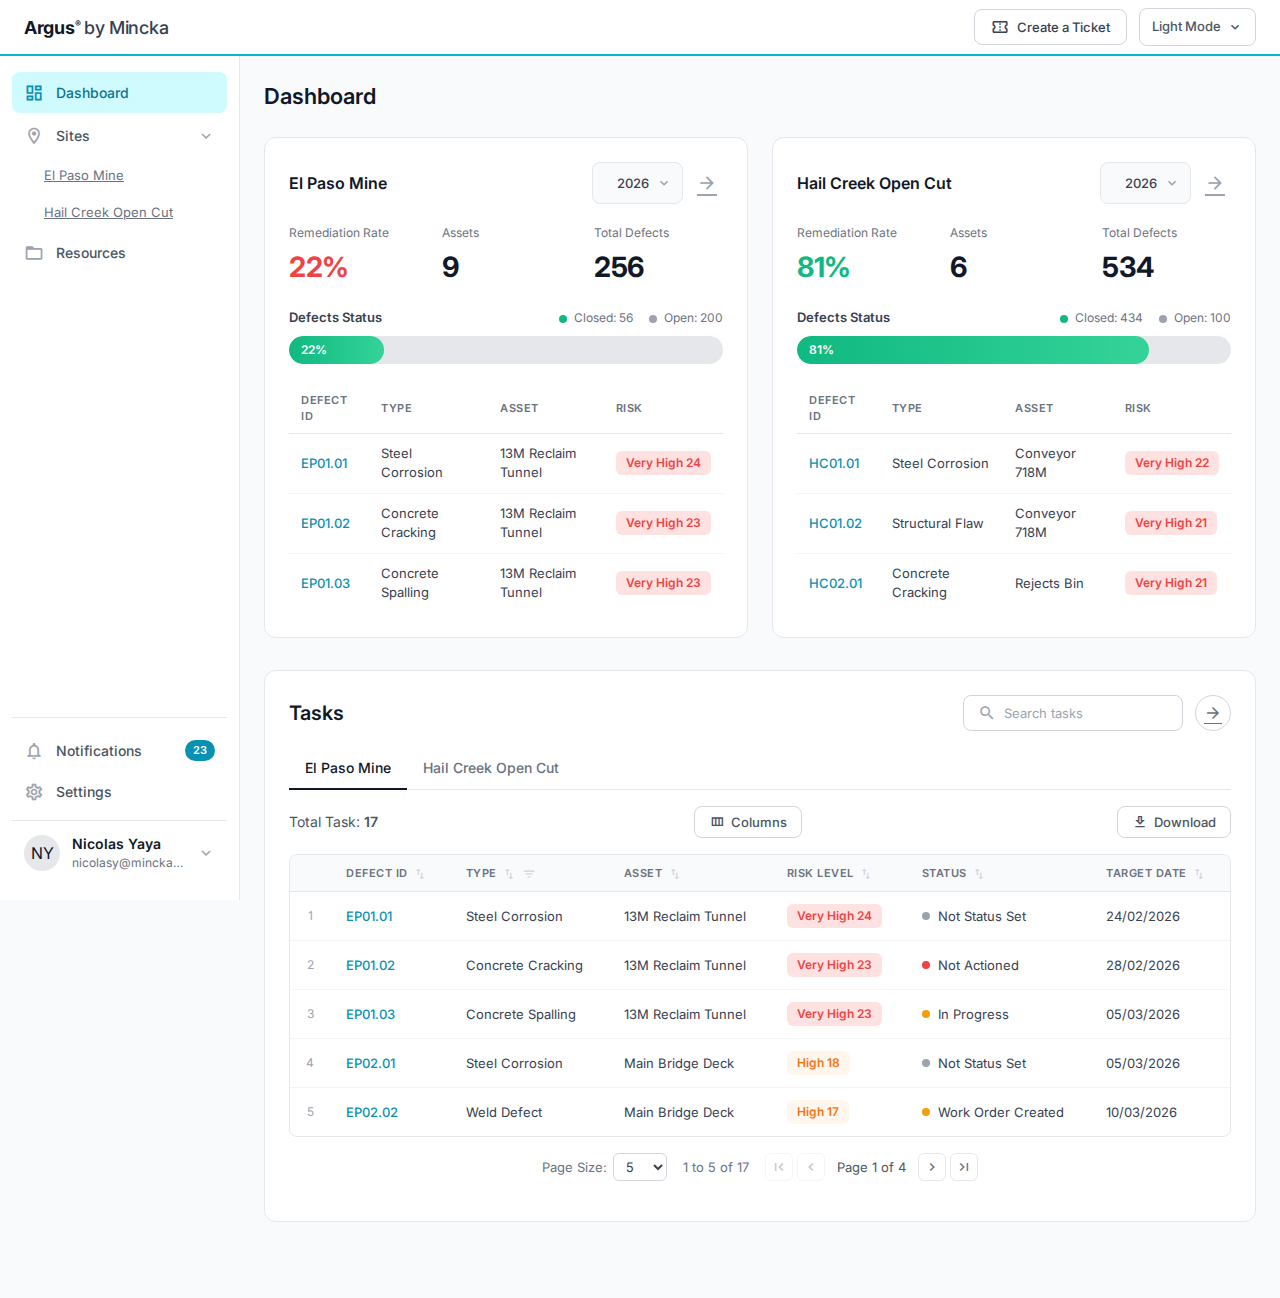
<file: index.html>
<!DOCTYPE html>
<html lang="en">
<head>
  <meta charset="UTF-8">
  <meta name="viewport" content="width=device-width, initial-scale=1.0">
  <title>Argus® by Mincka</title>
  <link href="https://fonts.googleapis.com/css2?family=Inter:wght@300;400;500;600;700&display=swap" rel="stylesheet">
  <link href="https://fonts.googleapis.com/icon?family=Material+Icons+Outlined" rel="stylesheet">
  <link rel="stylesheet" href="css/variables.css">
  <link rel="stylesheet" href="css/base.css">
  <link rel="stylesheet" href="css/components.css">
  <link rel="stylesheet" href="css/layout.css">
  <link rel="stylesheet" href="css/views.css">
</head>
<body>

  <div class="topbar" id="topbar">
    <div class="topbar-left">
      <a href="#dashboard" class="topbar-logo" style="text-decoration:none;color:inherit;">Argus<sup>®</sup> <span class="logo-secondary">by Mincka</span></a>
    </div>
    <div class="topbar-right">
      <button type="button" class="topbar-action-btn" id="topbar-create-ticket">
        <span class="material-icons-outlined">confirmation_number</span>
        Create a Ticket
      </button>
      <div class="topbar-mode-toggle">
        Light Mode
        <span class="material-icons-outlined" style="font-size:16px;">expand_more</span>
      </div>
    </div>
  </div>

  <div class="sidebar" id="sidebar">
    <nav class="sidebar-nav" id="sidebar-nav"></nav>
    <div class="sidebar-spacer"></div>
    <div class="sidebar-bottom">
      <a href="#settings/notifications" class="sidebar-nav-item" id="sidebar-notifications">
        <span class="material-icons-outlined">notifications</span>
        Notifications
        <span class="sidebar-nav-badge">23</span>
      </a>
      <a href="#settings/account" class="sidebar-nav-item" id="sidebar-settings">
        <span class="material-icons-outlined">settings</span>
        Settings
      </a>
    </div>
    <div class="sidebar-user" id="sidebar-user">
      <div class="sidebar-user-avatar" id="sidebar-user-avatar"></div>
      <div class="sidebar-user-info">
        <div class="sidebar-user-name" id="sidebar-user-name"></div>
        <div class="sidebar-user-email" id="sidebar-user-email"></div>
      </div>
      <span class="material-icons-outlined expand-icon">expand_more</span>
    </div>
  </div>

  <div class="main-content" id="main-content"></div>

  <div class="footer-actions" id="footer-bar" style="display:none;">
    <button type="button" class="footer-action-btn ghost" id="footer-comments">
      <span class="material-icons-outlined" style="font-size:18px;">chat_bubble_outline</span>
      Site Comments
      <span class="count-badge">23</span>
    </button>
    <button type="button" class="footer-action-btn primary" id="footer-ai">
      <span class="material-icons-outlined" style="font-size:18px;">smart_toy</span>
      AI Assistance
    </button>
  </div>

  <div class="modal-backdrop" id="modal-backdrop" style="display:none;"></div>
  <div class="modal" id="modal-container" style="display:none;"></div>

  <div id="toast-container" style="position:fixed;top:72px;right:24px;z-index:200;display:flex;flex-direction:column;gap:12px;"></div>

  <script src="js/data.js"></script>
  <script src="js/state.js"></script>
  <script src="js/components.js"></script>
  <script src="js/views-bundle.js"></script>
  <script src="js/views/shm.js"></script>
  <script src="js/views/defectAnalysis.js"></script>
  <script src="js/router.js"></script>
  <script src="js/app.js"></script>
</body>
</html>
</file>
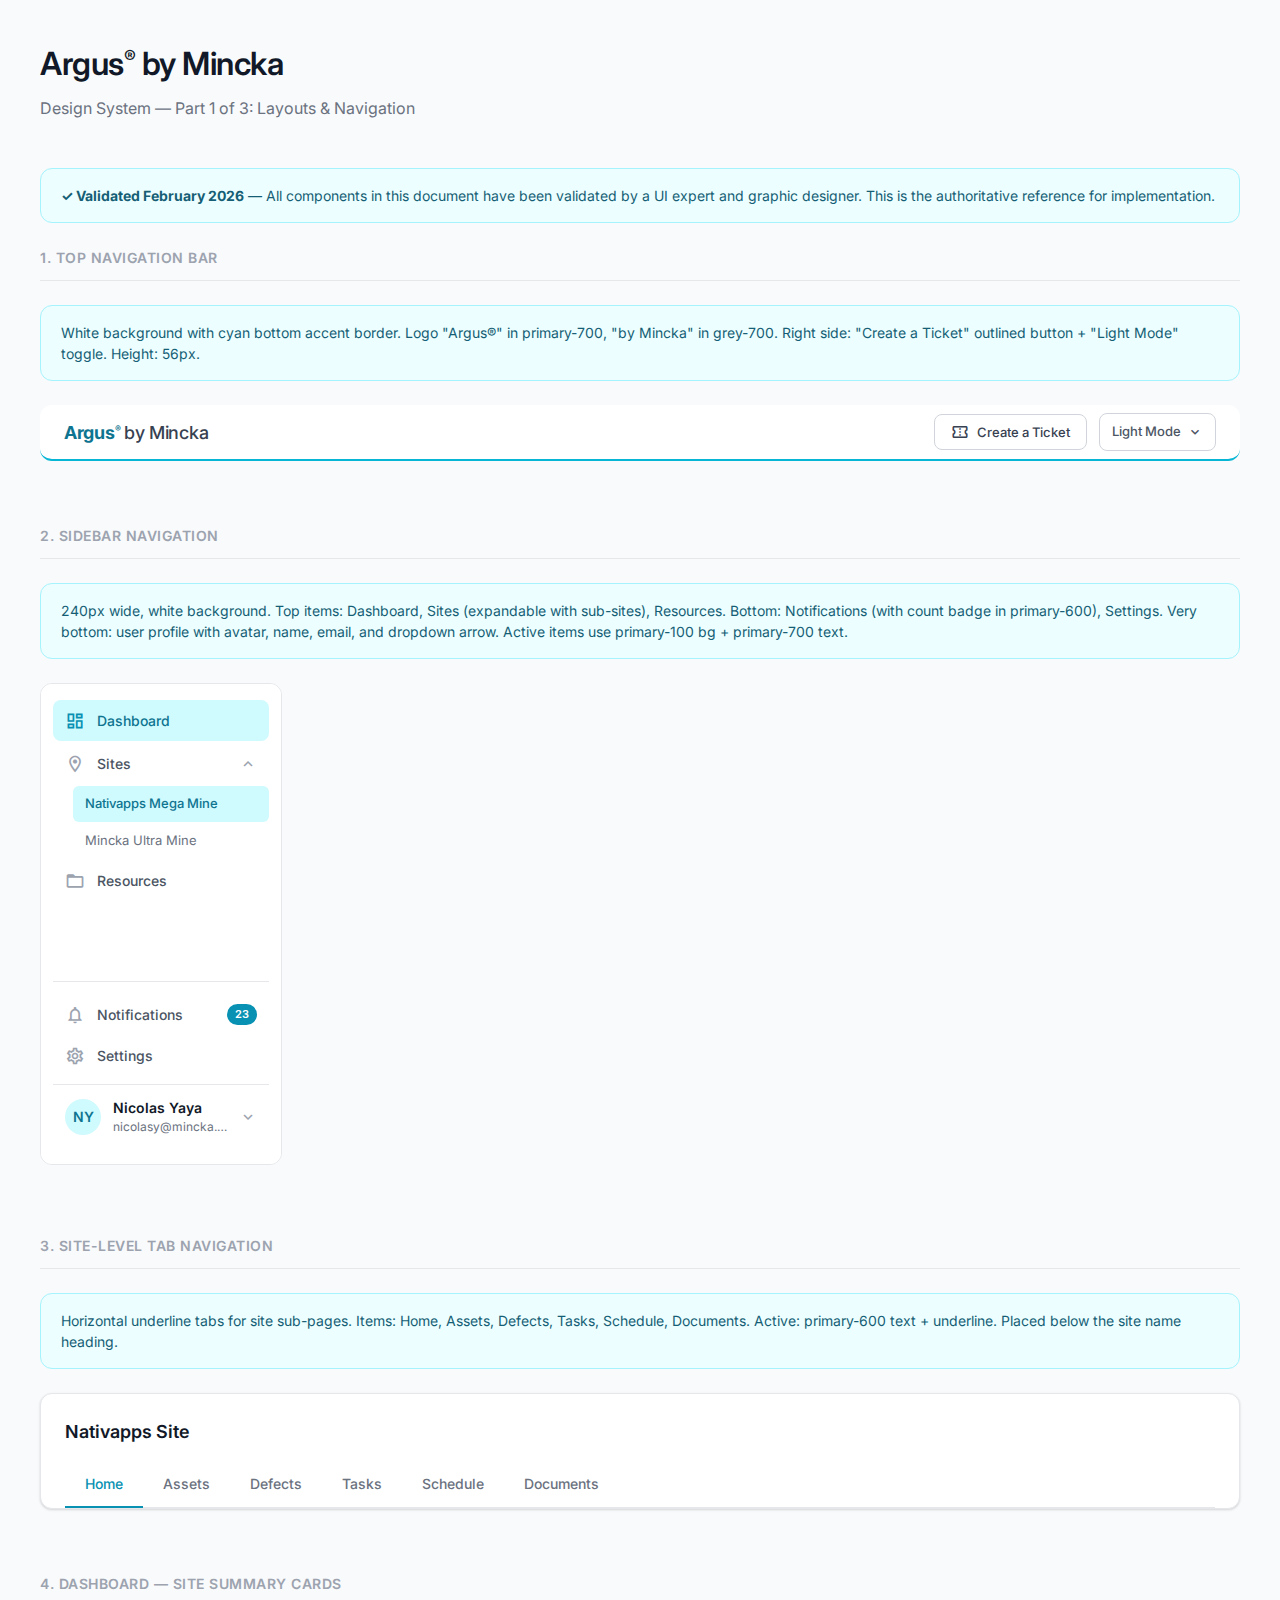
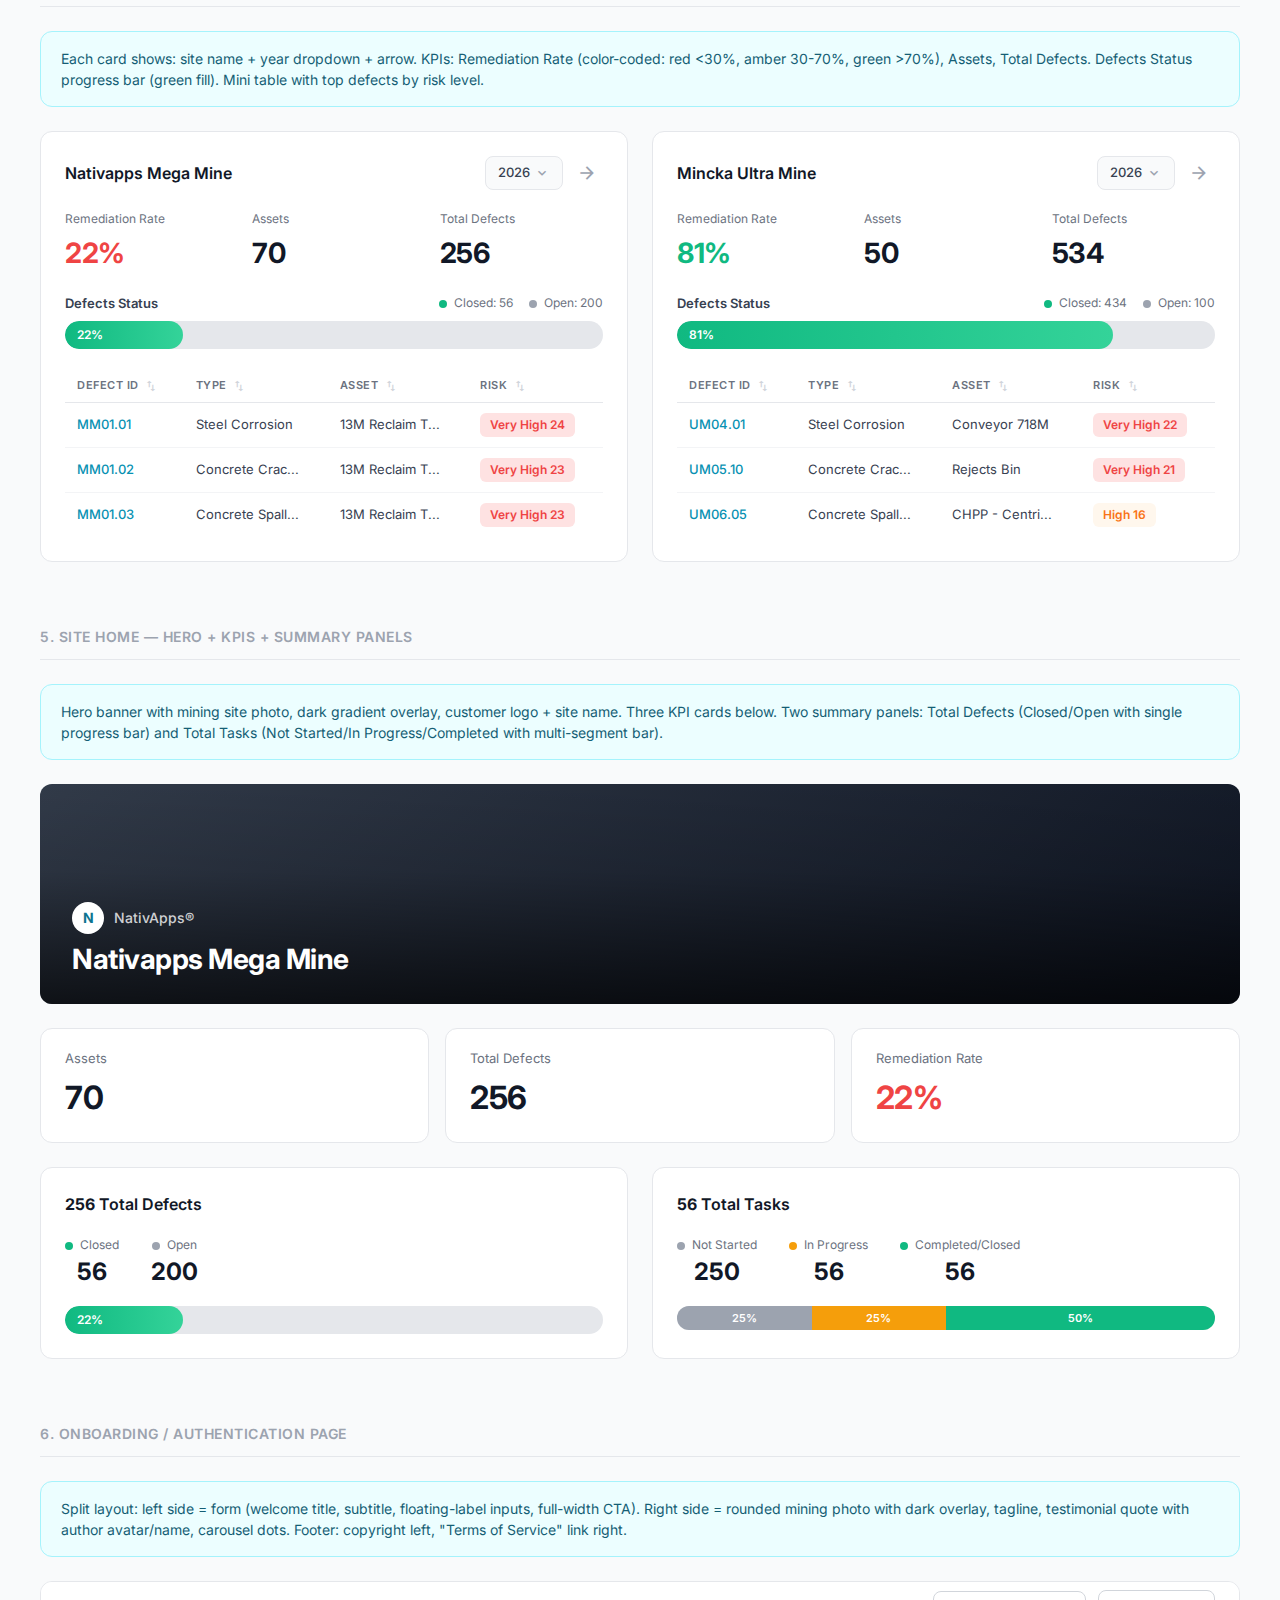
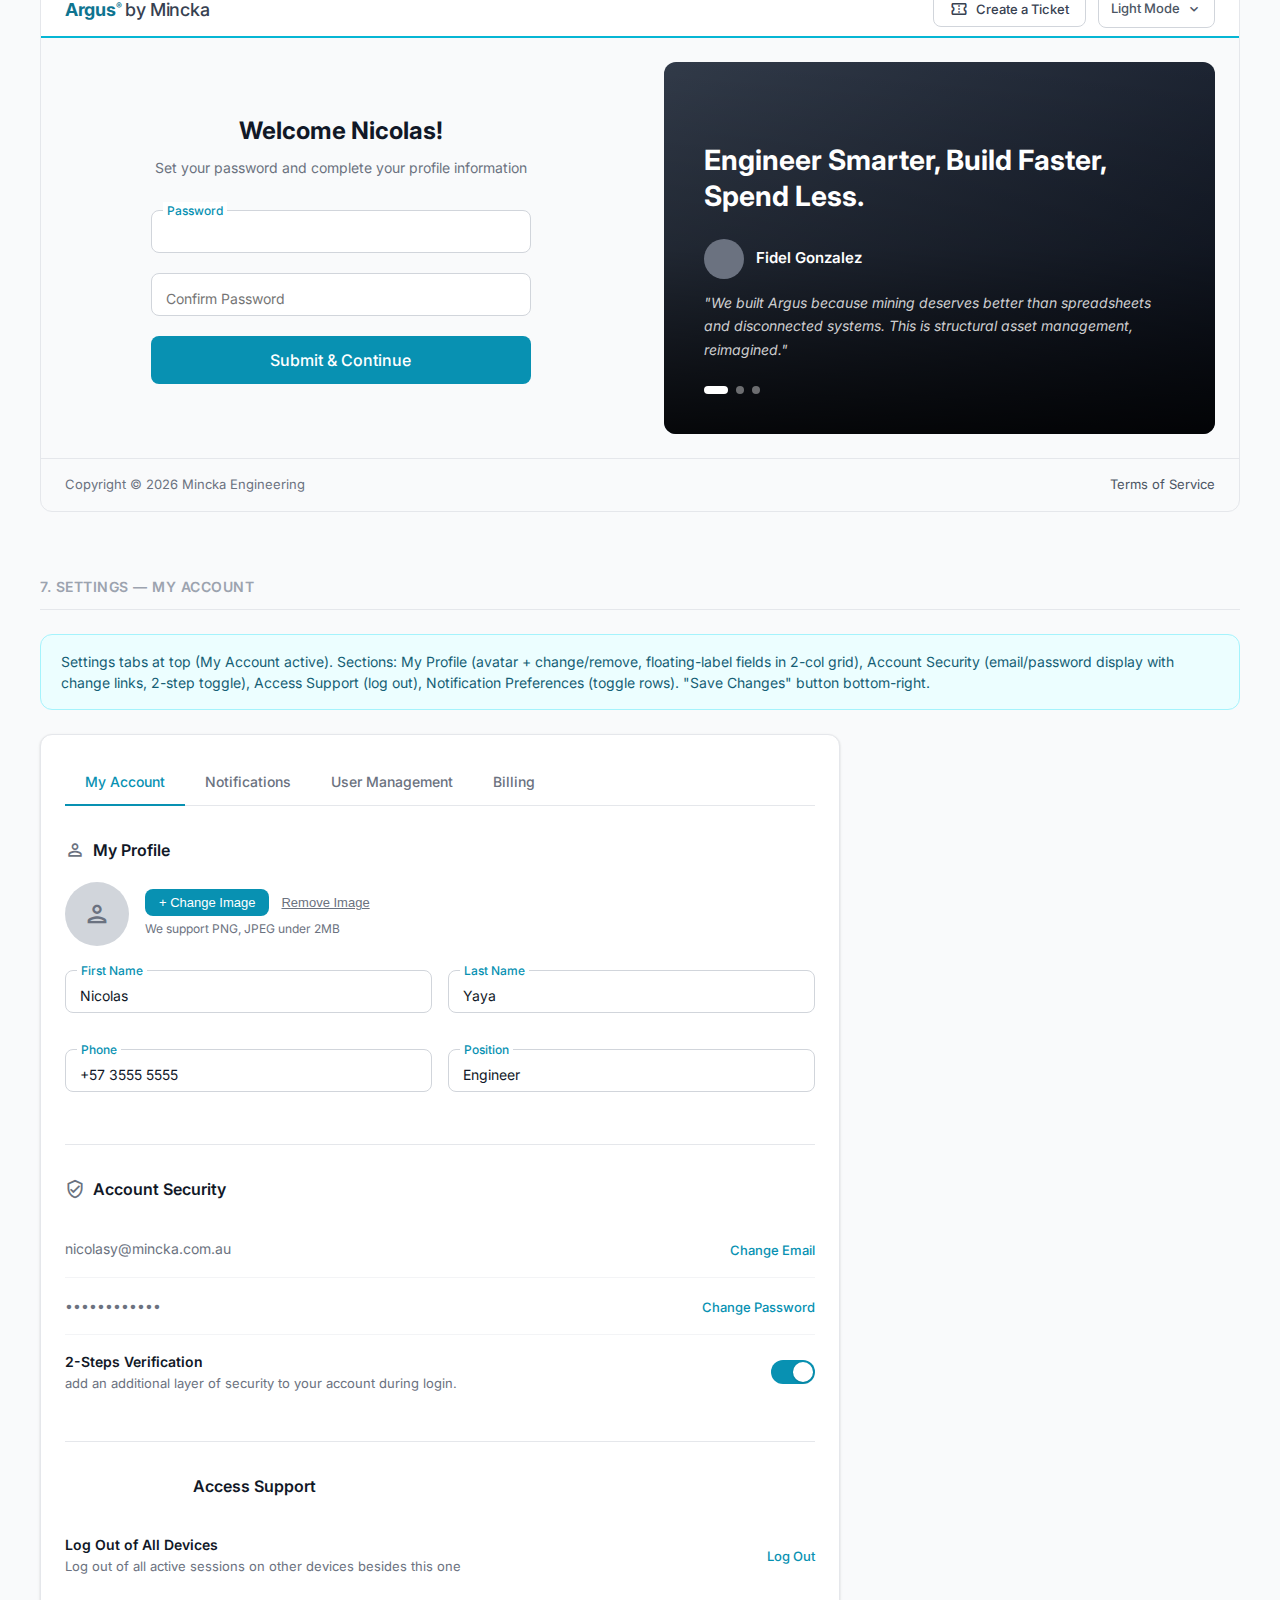
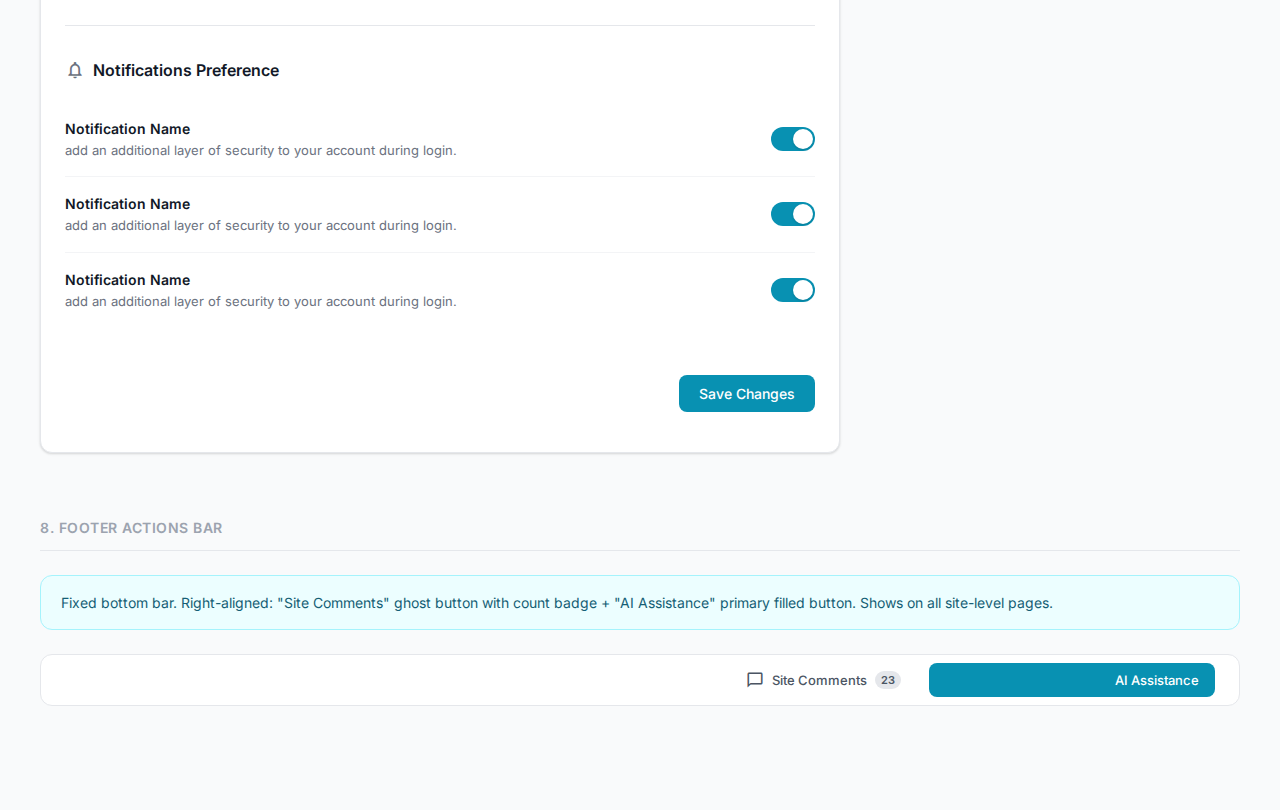
<file: desing-system/argus_design_system_part1.html>
<!DOCTYPE html>
<html lang="en">
<head>
    <meta charset="UTF-8">
    <meta name="viewport" content="width=device-width, initial-scale=1.0">
    <title>Argus® by Mincka — Design System Part 1: Layouts & Navigation</title>
    <link href="https://fonts.googleapis.com/css2?family=Inter:wght@300;400;500;600;700&display=swap" rel="stylesheet">
    <link href="https://fonts.googleapis.com/icon?family=Material+Icons+Outlined" rel="stylesheet">
    <style>
        /* ============================================
           DESIGN SYSTEM: Argus® by Mincka
           Part 1 of 3 — Layouts & Navigation
           Validated: February 2026
           ============================================ */
        
        :root {
            /* Primary — Cyan */
            --primary-50: #ECFEFF;
            --primary-100: #CFFAFE;
            --primary-200: #A5F3FC;
            --primary-300: #67E8F9;
            --primary-400: #22D3EE;
            --primary-500: #06B6D4;
            --primary-600: #0891B2;
            --primary-700: #0E7490;
            --primary-800: #155E75;
            --primary-900: #164E63;
            
            /* Neutrals — Clean greys */
            --grey-25: #FCFCFD;
            --grey-50: #F9FAFB;
            --grey-100: #F3F4F6;
            --grey-200: #E5E7EB;
            --grey-300: #D1D5DB;
            --grey-400: #9CA3AF;
            --grey-500: #6B7280;
            --grey-600: #4B5563;
            --grey-700: #374151;
            --grey-800: #1F2937;
            --grey-900: #111827;
            
            /* Semantic */
            --success: #10B981;
            --success-light: #D1FAE5;
            --warning: #F59E0B;
            --warning-light: #FEF3C7;
            --error: #EF4444;
            --error-light: #FEE2E2;
            --info: #3B82F6;
            --info-light: #DBEAFE;
            
            /* Risk Level Colors (validated) */
            --risk-very-high: #EF4444;
            --risk-very-high-bg: #FEE2E2;
            --risk-high: #F97316;
            --risk-high-bg: #FFF7ED;
            --risk-medium: #F59E0B;
            --risk-medium-bg: #FEF3C7;
            --risk-low: #10B981;
            --risk-low-bg: #D1FAE5;
            
            /* Shadows — Subtle, layered */
            --shadow-xs: 0 1px 2px rgba(0, 0, 0, 0.05);
            --shadow-sm: 0 1px 3px rgba(0, 0, 0, 0.1), 0 1px 2px rgba(0, 0, 0, 0.06);
            --shadow-md: 0 4px 6px -1px rgba(0, 0, 0, 0.1), 0 2px 4px -1px rgba(0, 0, 0, 0.06);
            --shadow-lg: 0 10px 15px -3px rgba(0, 0, 0, 0.1), 0 4px 6px -2px rgba(0, 0, 0, 0.05);
            --shadow-xl: 0 20px 25px -5px rgba(0, 0, 0, 0.1), 0 10px 10px -5px rgba(0, 0, 0, 0.04);
            
            /* Radius */
            --radius-sm: 6px;
            --radius-md: 8px;
            --radius-lg: 12px;
            --radius-xl: 16px;
            --radius-full: 100px;
            
            /* Transitions */
            --transition-fast: 150ms ease;
            --transition-base: 200ms ease;
            
            /* Layout */
            --sidebar-width: 240px;
            --topbar-height: 56px;
        }
        
        * { margin: 0; padding: 0; box-sizing: border-box; }
        
        body {
            font-family: 'Inter', -apple-system, BlinkMacSystemFont, sans-serif;
            background: var(--grey-50);
            color: var(--grey-900);
            line-height: 1.5;
            -webkit-font-smoothing: antialiased;
        }
        
        /* ============================================
           DEMO CONTAINER
           ============================================ */
        
        .demo-container {
            max-width: 1400px;
            margin: 0 auto;
            padding: 40px;
        }
        
        .demo-header { margin-bottom: 48px; }
        
        .demo-header h1 {
            font-size: 32px;
            font-weight: 600;
            color: var(--grey-900);
            margin-bottom: 8px;
            letter-spacing: -0.5px;
        }
        
        .demo-header p {
            font-size: 16px;
            color: var(--grey-500);
        }
        
        .demo-section { margin-bottom: 64px; }
        
        .demo-section-title {
            font-size: 14px;
            font-weight: 600;
            color: var(--grey-400);
            text-transform: uppercase;
            letter-spacing: 0.5px;
            margin-bottom: 24px;
            padding-bottom: 12px;
            border-bottom: 1px solid var(--grey-200);
        }
        
        .demo-row {
            display: flex;
            gap: 24px;
            flex-wrap: wrap;
            margin-bottom: 24px;
        }
        
        .demo-box {
            background: white;
            border-radius: var(--radius-lg);
            padding: 24px;
            box-shadow: var(--shadow-sm);
            border: 1px solid var(--grey-200);
        }
        
        .demo-label {
            font-size: 12px;
            font-weight: 500;
            color: var(--grey-500);
            margin-bottom: 12px;
        }
        
        .demo-note {
            background: var(--primary-50);
            border: 1px solid var(--primary-200);
            border-radius: var(--radius-lg);
            padding: 16px 20px;
            margin-bottom: 24px;
        }
        
        .demo-note p {
            font-size: 14px;
            color: var(--primary-800);
            margin: 0;
        }
        
        /* ============================================
           1. TOP BAR (Validated)
           ============================================
           - White background with bottom border
           - Left: "Argus® by Mincka" logo text
           - Right: "Create a Ticket" button + "Light Mode" toggle
           - Height: 56px
           - Logo: "Argus®" in dark, "by Mincka" in primary-600
           ============================================ */
        
        .topbar {
            display: flex;
            align-items: center;
            justify-content: space-between;
            height: var(--topbar-height);
            padding: 0 24px;
            background: white;
            border-bottom: 2px solid var(--primary-500);
        }
        
        .topbar-left {
            display: flex;
            align-items: center;
            gap: 24px;
        }
        
        .topbar-logo {
            font-size: 18px;
            font-weight: 700;
            color: var(--primary-700);
            letter-spacing: -0.3px;
        }
        
        .topbar-logo sup {
            font-size: 9px;
        }
        
        .topbar-logo .logo-secondary {
            font-weight: 500;
            color: var(--grey-700);
        }
        
        .topbar-right {
            display: flex;
            align-items: center;
            gap: 12px;
        }
        
        .topbar-action-btn {
            display: inline-flex;
            align-items: center;
            gap: 8px;
            padding: 8px 16px;
            font-family: inherit;
            font-size: 13px;
            font-weight: 500;
            color: var(--grey-700);
            background: white;
            border: 1px solid var(--grey-300);
            border-radius: var(--radius-md);
            cursor: pointer;
            transition: all var(--transition-fast);
        }
        
        .topbar-action-btn:hover {
            background: var(--grey-50);
            border-color: var(--grey-400);
        }
        
        .topbar-action-btn .material-icons-outlined {
            font-size: 18px;
        }
        
        .topbar-mode-toggle {
            display: inline-flex;
            align-items: center;
            gap: 6px;
            padding: 8px 12px;
            font-family: inherit;
            font-size: 13px;
            font-weight: 500;
            color: var(--grey-600);
            background: white;
            border: 1px solid var(--grey-300);
            border-radius: var(--radius-md);
            cursor: pointer;
        }
        
        /* ============================================
           2. SIDEBAR NAVIGATION (Validated)
           ============================================
           - White background, right border
           - Width: 240px
           - Nav items: Dashboard, Sites (expandable), Resources
           - Bottom section: Notifications (with count badge), Settings
           - User profile at very bottom with avatar, name, email
           - Active state: primary-100 bg, primary-700 text
           - Sites sub-items show when expanded (indented)
           - Notification badge: primary-600 bg, white text, pill shape
           ============================================ */
        
        .sidebar {
            width: var(--sidebar-width);
            background: white;
            border-right: 1px solid var(--grey-200);
            display: flex;
            flex-direction: column;
            height: calc(100vh - var(--topbar-height));
            position: fixed;
            top: var(--topbar-height);
            left: 0;
            padding: 16px 12px;
        }
        
        .sidebar-nav {
            display: flex;
            flex-direction: column;
            gap: 2px;
            flex: 1;
        }
        
        .sidebar-nav-item {
            display: flex;
            align-items: center;
            gap: 12px;
            padding: 10px 12px;
            font-size: 14px;
            font-weight: 500;
            color: var(--grey-600);
            text-decoration: none;
            border-radius: var(--radius-md);
            transition: all var(--transition-fast);
            cursor: pointer;
        }
        
        .sidebar-nav-item:hover {
            background: var(--grey-100);
            color: var(--grey-900);
        }
        
        .sidebar-nav-item.active {
            background: var(--primary-100);
            color: var(--primary-700);
        }
        
        .sidebar-nav-item .material-icons-outlined {
            font-size: 20px;
            color: var(--grey-400);
        }
        
        .sidebar-nav-item.active .material-icons-outlined {
            color: var(--primary-600);
        }
        
        /* Expandable Sites section */
        .sidebar-nav-item .expand-icon {
            margin-left: auto;
            font-size: 18px;
            transition: transform var(--transition-fast);
        }
        
        .sidebar-nav-item.expanded .expand-icon {
            transform: rotate(180deg);
        }
        
        .sidebar-sub-items {
            padding-left: 20px;
            display: flex;
            flex-direction: column;
            gap: 1px;
        }
        
        .sidebar-sub-item {
            padding: 8px 12px;
            font-size: 13px;
            font-weight: 400;
            color: var(--grey-500);
            border-radius: var(--radius-sm);
            cursor: pointer;
            transition: all var(--transition-fast);
        }
        
        .sidebar-sub-item:hover {
            background: var(--grey-100);
            color: var(--grey-700);
        }
        
        .sidebar-sub-item.active {
            background: var(--primary-100);
            color: var(--primary-700);
            font-weight: 500;
        }
        
        /* Notification badge */
        .sidebar-nav-badge {
            margin-left: auto;
            background: var(--primary-600);
            color: white;
            font-size: 11px;
            font-weight: 600;
            padding: 2px 8px;
            border-radius: var(--radius-full);
            min-width: 24px;
            text-align: center;
        }
        
        /* Sidebar spacer pushes bottom items down */
        .sidebar-spacer {
            flex: 1;
        }
        
        /* Sidebar bottom section */
        .sidebar-bottom {
            border-top: 1px solid var(--grey-200);
            padding-top: 12px;
            margin-top: 8px;
        }
        
        /* User profile in sidebar */
        .sidebar-user {
            display: flex;
            align-items: center;
            gap: 12px;
            padding: 12px;
            border-top: 1px solid var(--grey-200);
            margin-top: 8px;
            cursor: pointer;
        }
        
        .sidebar-user-avatar {
            width: 36px;
            height: 36px;
            border-radius: 50%;
            background: var(--grey-200);
            display: flex;
            align-items: center;
            justify-content: center;
            overflow: hidden;
        }
        
        .sidebar-user-avatar img {
            width: 100%;
            height: 100%;
            object-fit: cover;
        }
        
        .sidebar-user-info {
            flex: 1;
            min-width: 0;
        }
        
        .sidebar-user-name {
            font-size: 14px;
            font-weight: 600;
            color: var(--grey-900);
            white-space: nowrap;
            overflow: hidden;
            text-overflow: ellipsis;
        }
        
        .sidebar-user-email {
            font-size: 12px;
            color: var(--grey-500);
            white-space: nowrap;
            overflow: hidden;
            text-overflow: ellipsis;
        }
        
        .sidebar-user .expand-icon {
            font-size: 18px;
            color: var(--grey-400);
        }
        
        /* ============================================
           3. SITE-LEVEL TAB NAVIGATION (Validated)
           ============================================
           - Horizontal tabs below page title
           - Items: Home, Assets, Defects, Tasks, Schedule, Documents
           - Active tab: primary-600 text with bottom underline
           - Inactive: grey-500 text
           - Underline style (not pill/chip)
           ============================================ */
        
        .site-tabs {
            display: flex;
            gap: 0;
            border-bottom: 1px solid var(--grey-200);
            margin-bottom: 24px;
        }
        
        .site-tab {
            padding: 12px 20px;
            font-size: 14px;
            font-weight: 500;
            color: var(--grey-500);
            cursor: pointer;
            border-bottom: 2px solid transparent;
            margin-bottom: -1px;
            transition: all var(--transition-fast);
            text-decoration: none;
        }
        
        .site-tab:hover {
            color: var(--grey-700);
        }
        
        .site-tab.active {
            color: var(--primary-600);
            border-bottom-color: var(--primary-600);
        }
        
        /* ============================================
           4. DASHBOARD PAGE LAYOUT (Validated)
           ============================================
           - Page title "Dashboard" at top
           - Site summary cards in a row (2+ cards)
           - Each card: site name, year dropdown, arrow link
           - KPIs: Remediation Rate (colored), Assets count, Total Defects
           - Defects Status: progress bar with Closed/Open legend
           - Mini table: top defects by risk
           - Below cards: Tasks section with mine tabs
           ============================================ */
        
        .page-title {
            font-size: 22px;
            font-weight: 600;
            color: var(--grey-900);
            margin-bottom: 24px;
        }
        
        .site-summary-grid {
            display: grid;
            grid-template-columns: repeat(auto-fit, minmax(380px, 1fr));
            gap: 24px;
            margin-bottom: 32px;
        }
        
        .site-summary-card {
            background: white;
            border-radius: var(--radius-lg);
            border: 1px solid var(--grey-200);
            padding: 24px;
            transition: box-shadow var(--transition-base);
        }
        
        .site-summary-card:hover {
            box-shadow: var(--shadow-md);
        }
        
        .site-summary-header {
            display: flex;
            align-items: center;
            justify-content: space-between;
            margin-bottom: 20px;
        }
        
        .site-summary-name {
            font-size: 16px;
            font-weight: 600;
            color: var(--grey-900);
        }
        
        .site-summary-actions {
            display: flex;
            align-items: center;
            gap: 8px;
        }
        
        /* Year dropdown (compact) */
        .year-dropdown {
            display: inline-flex;
            align-items: center;
            gap: 4px;
            padding: 6px 12px;
            font-family: inherit;
            font-size: 13px;
            font-weight: 500;
            color: var(--grey-700);
            background: var(--grey-50);
            border: 1px solid var(--grey-200);
            border-radius: var(--radius-md);
            cursor: pointer;
        }
        
        .year-dropdown .material-icons-outlined {
            font-size: 16px;
            color: var(--grey-400);
        }
        
        /* Arrow link button */
        .arrow-link {
            width: 32px;
            height: 32px;
            display: flex;
            align-items: center;
            justify-content: center;
            border-radius: 50%;
            color: var(--grey-400);
            cursor: pointer;
            transition: all var(--transition-fast);
        }
        
        .arrow-link:hover {
            background: var(--grey-100);
            color: var(--grey-700);
        }
        
        .arrow-link .material-icons-outlined {
            font-size: 20px;
        }
        
        /* KPI Row in site card */
        .kpi-row {
            display: flex;
            gap: 24px;
            margin-bottom: 20px;
        }
        
        .kpi-item {
            flex: 1;
        }
        
        .kpi-label {
            font-size: 12px;
            color: var(--grey-500);
            margin-bottom: 4px;
        }
        
        .kpi-value {
            font-size: 28px;
            font-weight: 700;
            color: var(--grey-900);
            letter-spacing: -0.5px;
        }
        
        .kpi-value.rate-low {
            color: var(--error);
        }
        
        .kpi-value.rate-medium {
            color: var(--warning);
        }
        
        .kpi-value.rate-high {
            color: var(--success);
        }
        
        /* Defects Status bar */
        .defects-status {
            margin-bottom: 20px;
        }
        
        .defects-status-header {
            display: flex;
            align-items: center;
            justify-content: space-between;
            margin-bottom: 8px;
        }
        
        .defects-status-title {
            font-size: 13px;
            font-weight: 600;
            color: var(--grey-700);
        }
        
        .defects-status-legend {
            display: flex;
            gap: 16px;
            font-size: 12px;
            color: var(--grey-500);
        }
        
        .legend-dot {
            display: inline-block;
            width: 8px;
            height: 8px;
            border-radius: 50%;
            margin-right: 4px;
            vertical-align: middle;
        }
        
        .legend-dot.closed { background: var(--success); }
        .legend-dot.open { background: var(--grey-400); }
        
        .status-progress-bar {
            height: 28px;
            background: var(--grey-200);
            border-radius: var(--radius-full);
            overflow: hidden;
            position: relative;
        }
        
        .status-progress-fill {
            height: 100%;
            background: linear-gradient(90deg, var(--success) 0%, #34D399 100%);
            border-radius: var(--radius-full);
            display: flex;
            align-items: center;
            padding-left: 12px;
            font-size: 12px;
            font-weight: 600;
            color: white;
            transition: width 0.5s ease;
        }
        
        /* Mini defect table inside site card */
        .mini-table {
            width: 100%;
            border-collapse: collapse;
        }
        
        .mini-table th {
            text-align: left;
            padding: 8px 12px;
            font-size: 11px;
            font-weight: 600;
            color: var(--grey-500);
            text-transform: uppercase;
            letter-spacing: 0.5px;
            border-bottom: 1px solid var(--grey-200);
        }
        
        .mini-table th .material-icons-outlined {
            font-size: 14px;
            vertical-align: middle;
            margin-left: 2px;
            color: var(--grey-300);
        }
        
        .mini-table td {
            padding: 10px 12px;
            font-size: 13px;
            color: var(--grey-700);
            border-bottom: 1px solid var(--grey-100);
        }
        
        .mini-table tr:last-child td {
            border-bottom: none;
        }
        
        .mini-table .defect-link {
            color: var(--primary-600);
            font-weight: 500;
            text-decoration: none;
        }
        
        .mini-table .defect-link:hover {
            text-decoration: underline;
        }
        
        /* Risk Level Badges (Validated) */
        .risk-badge {
            display: inline-flex;
            align-items: center;
            padding: 3px 10px;
            font-size: 12px;
            font-weight: 600;
            border-radius: var(--radius-sm);
            white-space: nowrap;
        }
        
        .risk-badge.very-high {
            background: var(--risk-very-high-bg);
            color: var(--risk-very-high);
        }
        
        .risk-badge.high {
            background: var(--risk-high-bg);
            color: var(--risk-high);
        }
        
        .risk-badge.medium {
            background: var(--risk-medium-bg);
            color: var(--risk-medium);
        }
        
        .risk-badge.low {
            background: var(--risk-low-bg);
            color: var(--risk-low);
        }
        
        /* ============================================
           5. SITE HOME PAGE (Validated)
           ============================================
           - Hero banner: full-width image with overlay
           - Customer logo + site name overlay on banner
           - KPI stat cards row below banner
           - Defect summary card + Task summary card side by side
           - Task summary has multi-segment progress bar
           ============================================ */
        
        .site-hero {
            border-radius: var(--radius-lg);
            overflow: hidden;
            position: relative;
            height: 220px;
            background-size: cover;
            background-position: center;
            margin-bottom: 24px;
        }
        
        .site-hero-overlay {
            position: absolute;
            inset: 0;
            background: linear-gradient(to top, rgba(0,0,0,0.7) 0%, rgba(0,0,0,0.2) 60%, rgba(0,0,0,0.1) 100%);
            display: flex;
            flex-direction: column;
            justify-content: flex-end;
            padding: 24px 32px;
        }
        
        .site-hero-logo {
            display: flex;
            align-items: center;
            gap: 10px;
            margin-bottom: 4px;
        }
        
        .site-hero-logo img {
            height: 28px;
        }
        
        .site-hero-logo span {
            font-size: 14px;
            font-weight: 500;
            color: rgba(255,255,255,0.8);
        }
        
        .site-hero-title {
            font-size: 28px;
            font-weight: 700;
            color: white;
            letter-spacing: -0.5px;
        }
        
        /* KPI Stat Cards Row */
        .kpi-cards-row {
            display: grid;
            grid-template-columns: repeat(3, 1fr);
            gap: 16px;
            margin-bottom: 24px;
        }
        
        .kpi-stat-card {
            background: white;
            border-radius: var(--radius-lg);
            border: 1px solid var(--grey-200);
            padding: 20px 24px;
        }
        
        .kpi-stat-card .kpi-label {
            font-size: 13px;
            color: var(--grey-500);
            margin-bottom: 6px;
        }
        
        .kpi-stat-card .kpi-value {
            font-size: 32px;
            font-weight: 700;
        }
        
        /* Summary panels row */
        .summary-panels {
            display: grid;
            grid-template-columns: repeat(2, 1fr);
            gap: 24px;
        }
        
        .summary-panel {
            background: white;
            border-radius: var(--radius-lg);
            border: 1px solid var(--grey-200);
            padding: 24px;
        }
        
        .summary-panel-title {
            font-size: 16px;
            font-weight: 600;
            color: var(--grey-900);
            margin-bottom: 20px;
        }
        
        .summary-panel-title strong {
            font-weight: 700;
        }
        
        .summary-stats-row {
            display: flex;
            gap: 32px;
            margin-bottom: 16px;
        }
        
        .summary-stat {
            text-align: center;
        }
        
        .summary-stat-dot {
            display: inline-block;
            width: 8px;
            height: 8px;
            border-radius: 50%;
            margin-right: 4px;
            vertical-align: middle;
        }
        
        .summary-stat-label {
            font-size: 12px;
            color: var(--grey-500);
        }
        
        .summary-stat-value {
            font-size: 24px;
            font-weight: 700;
            color: var(--grey-900);
        }
        
        /* Multi-segment progress bar (for Tasks) */
        .multi-progress-bar {
            height: 24px;
            display: flex;
            border-radius: var(--radius-full);
            overflow: hidden;
            background: var(--grey-200);
        }
        
        .multi-progress-segment {
            height: 100%;
            display: flex;
            align-items: center;
            justify-content: center;
            font-size: 11px;
            font-weight: 600;
            color: white;
            transition: width 0.5s ease;
        }
        
        .multi-progress-segment.not-started {
            background: var(--grey-400);
        }
        
        .multi-progress-segment.in-progress {
            background: var(--warning);
        }
        
        .multi-progress-segment.completed {
            background: var(--success);
        }
        
        /* ============================================
           6. ONBOARDING / AUTH PAGE (Validated)
           ============================================
           - Split layout: left form, right testimonial
           - Left: password setup form, CTA button
           - Right: mining site photo with dark overlay
           - Quote + Fidel Gonzalez avatar/name
           - Carousel dots at bottom right
           - Footer: copyright left, Terms of Service right
           ============================================ */
        
        .auth-layout {
            display: grid;
            grid-template-columns: 1fr 1fr;
            min-height: calc(100vh - var(--topbar-height) - 60px);
            background: var(--grey-50);
        }
        
        .auth-form-side {
            display: flex;
            flex-direction: column;
            align-items: center;
            justify-content: center;
            padding: 48px;
        }
        
        .auth-form {
            width: 100%;
            max-width: 380px;
        }
        
        .auth-title {
            font-size: 24px;
            font-weight: 700;
            color: var(--grey-900);
            text-align: center;
            margin-bottom: 8px;
        }
        
        .auth-subtitle {
            font-size: 14px;
            color: var(--grey-500);
            text-align: center;
            margin-bottom: 32px;
        }
        
        .auth-testimonial-side {
            position: relative;
            overflow: hidden;
            border-radius: var(--radius-lg);
            margin: 24px;
        }
        
        .auth-testimonial-bg {
            position: absolute;
            inset: 0;
            background-size: cover;
            background-position: center;
        }
        
        .auth-testimonial-overlay {
            position: absolute;
            inset: 0;
            background: linear-gradient(to top, rgba(0,0,0,0.85) 0%, rgba(0,0,0,0.3) 50%, rgba(0,0,0,0.1) 100%);
            display: flex;
            flex-direction: column;
            justify-content: flex-end;
            padding: 40px;
        }
        
        .auth-tagline {
            font-size: 28px;
            font-weight: 700;
            color: white;
            line-height: 1.3;
            margin-bottom: 24px;
        }
        
        .auth-quote-author {
            display: flex;
            align-items: center;
            gap: 12px;
            margin-bottom: 12px;
        }
        
        .auth-quote-author img {
            width: 40px;
            height: 40px;
            border-radius: 50%;
            object-fit: cover;
        }
        
        .auth-quote-author-name {
            font-size: 15px;
            font-weight: 600;
            color: white;
        }
        
        .auth-quote-text {
            font-size: 14px;
            color: rgba(255,255,255,0.8);
            line-height: 1.7;
            font-style: italic;
        }
        
        .auth-carousel-dots {
            display: flex;
            gap: 8px;
            margin-top: 24px;
        }
        
        .auth-carousel-dot {
            width: 8px;
            height: 8px;
            border-radius: 50%;
            background: rgba(255,255,255,0.4);
            cursor: pointer;
            transition: all var(--transition-fast);
        }
        
        .auth-carousel-dot.active {
            background: white;
            width: 24px;
            border-radius: var(--radius-full);
        }
        
        /* Auth footer */
        .auth-footer {
            display: flex;
            align-items: center;
            justify-content: space-between;
            padding: 16px 24px;
            font-size: 13px;
            color: var(--grey-500);
            border-top: 1px solid var(--grey-200);
        }
        
        .auth-footer a {
            color: var(--grey-600);
            text-decoration: none;
        }
        
        .auth-footer a:hover {
            text-decoration: underline;
        }
        
        /* ============================================
           7. SETTINGS PAGE (Validated)
           ============================================
           - Settings tabs: My Account, Notifications, User Management, Billing
           - My Account: Profile section, Account Security, Access Support, Notification Preferences
           - Floating label input style (validated from screenshots)
           - Toggle switches for security/notification options
           - "Save Changes" button bottom-right
           ============================================ */
        
        .settings-tabs {
            display: flex;
            gap: 0;
            border-bottom: 1px solid var(--grey-200);
            margin-bottom: 32px;
        }
        
        .settings-tab {
            padding: 12px 20px;
            font-size: 14px;
            font-weight: 500;
            color: var(--grey-500);
            cursor: pointer;
            border-bottom: 2px solid transparent;
            margin-bottom: -1px;
            transition: all var(--transition-fast);
            text-decoration: none;
        }
        
        .settings-tab:hover {
            color: var(--grey-700);
        }
        
        .settings-tab.active {
            color: var(--primary-600);
            border-bottom-color: var(--primary-600);
        }
        
        .settings-section {
            margin-bottom: 32px;
        }
        
        .settings-section-header {
            display: flex;
            align-items: center;
            gap: 8px;
            margin-bottom: 20px;
        }
        
        .settings-section-header .material-icons-outlined {
            font-size: 20px;
            color: var(--grey-500);
        }
        
        .settings-section-title {
            font-size: 16px;
            font-weight: 600;
            color: var(--grey-900);
        }
        
        .settings-divider {
            height: 1px;
            background: var(--grey-200);
            margin: 32px 0;
        }
        
        /* Profile image upload area */
        .profile-image-upload {
            display: flex;
            align-items: center;
            gap: 16px;
            margin-bottom: 24px;
        }
        
        .profile-avatar-large {
            width: 64px;
            height: 64px;
            border-radius: 50%;
            background: var(--grey-200);
            overflow: hidden;
        }
        
        .profile-avatar-large img {
            width: 100%;
            height: 100%;
            object-fit: cover;
        }
        
        .profile-image-actions {
            display: flex;
            align-items: center;
            gap: 12px;
        }
        
        .profile-image-hint {
            font-size: 12px;
            color: var(--grey-500);
            margin-top: 4px;
        }
        
        /* Floating label input (validated from screenshots) */
        .floating-input-group {
            position: relative;
            margin-bottom: 20px;
        }
        
        .floating-input {
            width: 100%;
            padding: 16px 14px 8px;
            font-family: inherit;
            font-size: 14px;
            color: var(--grey-900);
            background: white;
            border: 1px solid var(--grey-300);
            border-radius: var(--radius-md);
            transition: all var(--transition-fast);
            outline: none;
        }
        
        .floating-input:focus {
            border-color: var(--primary-500);
            box-shadow: 0 0 0 3px var(--primary-100);
        }
        
        .floating-label {
            position: absolute;
            top: -8px;
            left: 12px;
            font-size: 12px;
            font-weight: 500;
            color: var(--primary-600);
            background: white;
            padding: 0 4px;
        }
        
        /* Settings row with label and action */
        .settings-row {
            display: flex;
            align-items: center;
            justify-content: space-between;
            padding: 16px 0;
            border-bottom: 1px solid var(--grey-100);
        }
        
        .settings-row:last-child {
            border-bottom: none;
        }
        
        .settings-row-content {
            flex: 1;
        }
        
        .settings-row-label {
            font-size: 14px;
            font-weight: 600;
            color: var(--grey-900);
        }
        
        .settings-row-description {
            font-size: 13px;
            color: var(--grey-500);
            margin-top: 2px;
        }
        
        .settings-row-action {
            margin-left: 16px;
        }
        
        .settings-row-action a {
            font-size: 13px;
            color: var(--primary-600);
            text-decoration: none;
            font-weight: 500;
        }
        
        .settings-row-action a:hover {
            text-decoration: underline;
        }
        
        /* Toggle / Switch (validated) */
        .toggle {
            position: relative;
            width: 44px;
            height: 24px;
            background: var(--grey-300);
            border-radius: var(--radius-full);
            cursor: pointer;
            transition: all var(--transition-fast);
            flex-shrink: 0;
        }
        
        .toggle::after {
            content: '';
            position: absolute;
            top: 2px;
            left: 2px;
            width: 20px;
            height: 20px;
            background: white;
            border-radius: 50%;
            box-shadow: var(--shadow-sm);
            transition: all var(--transition-fast);
        }
        
        .toggle.active {
            background: var(--primary-600);
        }
        
        .toggle.active::after {
            left: 22px;
        }
        
        /* Save Changes sticky button */
        .settings-save-footer {
            display: flex;
            justify-content: flex-end;
            padding: 16px 0;
            margin-top: 24px;
        }
        
        /* ============================================
           8. FOOTER ACTIONS BAR (Validated)
           ============================================
           - Fixed bottom bar with Site Comments + AI Assistance
           - Site Comments: ghost style with count badge
           - AI Assistance: primary filled button
           ============================================ */
        
        .footer-actions {
            position: fixed;
            bottom: 0;
            right: 0;
            left: var(--sidebar-width);
            height: 52px;
            background: white;
            border-top: 1px solid var(--grey-200);
            display: flex;
            align-items: center;
            justify-content: flex-end;
            padding: 0 24px;
            gap: 12px;
            z-index: 50;
        }
        
        .footer-action-btn {
            display: inline-flex;
            align-items: center;
            gap: 8px;
            padding: 8px 16px;
            font-family: inherit;
            font-size: 13px;
            font-weight: 500;
            border-radius: var(--radius-md);
            cursor: pointer;
            transition: all var(--transition-fast);
            border: none;
        }
        
        .footer-action-btn.ghost {
            background: transparent;
            color: var(--grey-600);
        }
        
        .footer-action-btn.ghost:hover {
            background: var(--grey-100);
        }
        
        .footer-action-btn.primary {
            background: var(--primary-600);
            color: white;
        }
        
        .footer-action-btn.primary:hover {
            background: var(--primary-700);
        }
        
        .footer-action-btn .count-badge {
            background: var(--grey-200);
            color: var(--grey-600);
            font-size: 11px;
            font-weight: 600;
            padding: 2px 6px;
            border-radius: var(--radius-full);
        }
        
        /* ============================================
           BUTTONS (Carried Forward)
           ============================================ */
        
        .btn {
            display: inline-flex;
            align-items: center;
            justify-content: center;
            gap: 8px;
            padding: 10px 20px;
            font-family: inherit;
            font-size: 14px;
            font-weight: 500;
            border-radius: var(--radius-md);
            border: none;
            cursor: pointer;
            transition: all var(--transition-fast);
            outline: none;
        }
        
        .btn:focus-visible {
            box-shadow: 0 0 0 3px var(--primary-200);
        }
        
        .btn-primary {
            background: var(--primary-600);
            color: white;
        }
        
        .btn-primary:hover { background: var(--primary-700); }
        .btn-primary:active { background: var(--primary-800); }
        
        .btn-secondary {
            background: white;
            color: var(--grey-700);
            border: 1px solid var(--grey-300);
        }
        
        .btn-secondary:hover {
            background: var(--grey-50);
            border-color: var(--grey-400);
        }
        
        .btn-ghost {
            background: transparent;
            color: var(--primary-600);
        }
        
        .btn-ghost:hover { background: var(--primary-50); }
        
        .btn-danger {
            background: var(--error);
            color: white;
        }
        
        .btn-danger:hover { background: #DC2626; }
        
        .btn-sm { padding: 6px 12px; font-size: 13px; }
        .btn-lg { padding: 14px 28px; font-size: 16px; }
        .btn-full { width: 100%; }
        
        .btn-icon { padding: 10px; }
        .btn-icon.btn-sm { padding: 6px; }
        
        /* Small change button (for profile image) */
        .btn-change-image {
            display: inline-flex;
            align-items: center;
            gap: 6px;
            padding: 6px 14px;
            font-size: 13px;
            font-weight: 500;
            color: white;
            background: var(--primary-600);
            border: none;
            border-radius: var(--radius-md);
            cursor: pointer;
        }
        
        .btn-remove-image {
            font-size: 13px;
            color: var(--grey-500);
            background: none;
            border: none;
            cursor: pointer;
            text-decoration: underline;
        }
        
        /* ============================================
           INPUTS (Carried Forward + Floating Label)
           ============================================ */
        
        .input-group { margin-bottom: 20px; }
        
        .input-label {
            display: block;
            font-size: 14px;
            font-weight: 500;
            color: var(--grey-700);
            margin-bottom: 6px;
        }
        
        .input {
            width: 100%;
            padding: 10px 14px;
            font-family: inherit;
            font-size: 14px;
            color: var(--grey-900);
            background: white;
            border: 1px solid var(--grey-300);
            border-radius: var(--radius-md);
            transition: all var(--transition-fast);
            outline: none;
        }
        
        .input::placeholder { color: var(--grey-400); }
        .input:hover { border-color: var(--grey-400); }
        
        .input:focus {
            border-color: var(--primary-500);
            box-shadow: 0 0 0 3px var(--primary-100);
        }
        
        .input-error { border-color: var(--error); }
        .input-error:focus { box-shadow: 0 0 0 3px var(--error-light); }
        
        .input-hint { font-size: 13px; color: var(--grey-500); margin-top: 6px; }
        .input-error-text { font-size: 13px; color: var(--error); margin-top: 6px; }
        
        /* Form grid (2 columns) */
        .form-grid {
            display: grid;
            grid-template-columns: 1fr 1fr;
            gap: 16px;
        }
    </style>
</head>
<body>
    <div class="demo-container">
        
        <!-- HEADER -->
        <div class="demo-header">
            <h1>Argus<sup style="font-size: 18px;">®</sup> by Mincka</h1>
            <p>Design System — Part 1 of 3: Layouts & Navigation</p>
        </div>
        
        <!-- VALIDATION NOTICE -->
        <div class="demo-note">
            <p><strong>✓ Validated February 2026</strong> — All components in this document have been validated by a UI expert and graphic designer. This is the authoritative reference for implementation.</p>
        </div>
        
        <!-- ============================================
             TOP BAR
             ============================================ -->
        <div class="demo-section">
            <div class="demo-section-title">1. Top Navigation Bar</div>
            <div class="demo-note">
                <p>White background with cyan bottom accent border. Logo "Argus®" in primary-700, "by Mincka" in grey-700. Right side: "Create a Ticket" outlined button + "Light Mode" toggle. Height: 56px.</p>
            </div>
            <div class="topbar" style="border-radius: var(--radius-lg);">
                <div class="topbar-left">
                    <div class="topbar-logo">Argus<sup>®</sup> <span class="logo-secondary">by Mincka</span></div>
                </div>
                <div class="topbar-right">
                    <button class="topbar-action-btn">
                        <span class="material-icons-outlined">confirmation_number</span>
                        Create a Ticket
                    </button>
                    <div class="topbar-mode-toggle">
                        Light Mode
                        <span class="material-icons-outlined" style="font-size: 16px;">expand_more</span>
                    </div>
                </div>
            </div>
        </div>
        
        <!-- ============================================
             SIDEBAR
             ============================================ -->
        <div class="demo-section">
            <div class="demo-section-title">2. Sidebar Navigation</div>
            <div class="demo-note">
                <p>240px wide, white background. Top items: Dashboard, Sites (expandable with sub-sites), Resources. Bottom: Notifications (with count badge in primary-600), Settings. Very bottom: user profile with avatar, name, email, and dropdown arrow. Active items use primary-100 bg + primary-700 text.</p>
            </div>
            <div style="display: inline-block; border-radius: var(--radius-lg); overflow: hidden; border: 1px solid var(--grey-200);">
                <div style="width: 240px; background: white; padding: 16px 12px; display: flex; flex-direction: column; height: 480px;">
                    <nav class="sidebar-nav">
                        <a class="sidebar-nav-item active">
                            <span class="material-icons-outlined">dashboard</span>
                            Dashboard
                        </a>
                        <a class="sidebar-nav-item expanded">
                            <span class="material-icons-outlined">location_on</span>
                            Sites
                            <span class="material-icons-outlined expand-icon">expand_more</span>
                        </a>
                        <div class="sidebar-sub-items">
                            <div class="sidebar-sub-item active">Nativapps Mega Mine</div>
                            <div class="sidebar-sub-item">Mincka Ultra Mine</div>
                        </div>
                        <a class="sidebar-nav-item">
                            <span class="material-icons-outlined">folder_open</span>
                            Resources
                        </a>
                    </nav>
                    <div class="sidebar-spacer"></div>
                    <div class="sidebar-bottom">
                        <a class="sidebar-nav-item">
                            <span class="material-icons-outlined">notifications</span>
                            Notifications
                            <span class="sidebar-nav-badge">23</span>
                        </a>
                        <a class="sidebar-nav-item">
                            <span class="material-icons-outlined">settings</span>
                            Settings
                        </a>
                    </div>
                    <div class="sidebar-user">
                        <div class="sidebar-user-avatar">
                            <div style="width: 100%; height: 100%; background: var(--primary-100); display: flex; align-items: center; justify-content: center; font-size: 14px; font-weight: 600; color: var(--primary-700);">NY</div>
                        </div>
                        <div class="sidebar-user-info">
                            <div class="sidebar-user-name">Nicolas Yaya</div>
                            <div class="sidebar-user-email">nicolasy@mincka.co...</div>
                        </div>
                        <span class="material-icons-outlined expand-icon" style="font-size: 18px; color: var(--grey-400);">expand_more</span>
                    </div>
                </div>
            </div>
        </div>
        
        <!-- ============================================
             SITE TABS
             ============================================ -->
        <div class="demo-section">
            <div class="demo-section-title">3. Site-Level Tab Navigation</div>
            <div class="demo-note">
                <p>Horizontal underline tabs for site sub-pages. Items: Home, Assets, Defects, Tasks, Schedule, Documents. Active: primary-600 text + underline. Placed below the site name heading.</p>
            </div>
            <div class="demo-box" style="padding-bottom: 0;">
                <div style="font-size: 18px; font-weight: 600; color: var(--grey-900); margin-bottom: 16px;">Nativapps Site</div>
                <div class="site-tabs" style="margin-bottom: 0;">
                    <a class="site-tab active">Home</a>
                    <a class="site-tab">Assets</a>
                    <a class="site-tab">Defects</a>
                    <a class="site-tab">Tasks</a>
                    <a class="site-tab">Schedule</a>
                    <a class="site-tab">Documents</a>
                </div>
            </div>
        </div>
        
        <!-- ============================================
             DASHBOARD
             ============================================ -->
        <div class="demo-section">
            <div class="demo-section-title">4. Dashboard — Site Summary Cards</div>
            <div class="demo-note">
                <p>Each card shows: site name + year dropdown + arrow. KPIs: Remediation Rate (color-coded: red &lt;30%, amber 30-70%, green &gt;70%), Assets, Total Defects. Defects Status progress bar (green fill). Mini table with top defects by risk level.</p>
            </div>
            <div class="site-summary-grid">
                <!-- Card 1 -->
                <div class="site-summary-card">
                    <div class="site-summary-header">
                        <div class="site-summary-name">Nativapps Mega Mine</div>
                        <div class="site-summary-actions">
                            <div class="year-dropdown">2026 <span class="material-icons-outlined">expand_more</span></div>
                            <div class="arrow-link"><span class="material-icons-outlined">arrow_forward</span></div>
                        </div>
                    </div>
                    <div class="kpi-row">
                        <div class="kpi-item">
                            <div class="kpi-label">Remediation Rate</div>
                            <div class="kpi-value rate-low">22%</div>
                        </div>
                        <div class="kpi-item">
                            <div class="kpi-label">Assets</div>
                            <div class="kpi-value">70</div>
                        </div>
                        <div class="kpi-item">
                            <div class="kpi-label">Total Defects</div>
                            <div class="kpi-value">256</div>
                        </div>
                    </div>
                    <div class="defects-status">
                        <div class="defects-status-header">
                            <div class="defects-status-title">Defects Status</div>
                            <div class="defects-status-legend">
                                <span><span class="legend-dot closed"></span> Closed: 56</span>
                                <span><span class="legend-dot open"></span> Open: 200</span>
                            </div>
                        </div>
                        <div class="status-progress-bar">
                            <div class="status-progress-fill" style="width: 22%;">22%</div>
                        </div>
                    </div>
                    <table class="mini-table">
                        <thead>
                            <tr>
                                <th>Defect ID <span class="material-icons-outlined">swap_vert</span></th>
                                <th>Type <span class="material-icons-outlined">swap_vert</span></th>
                                <th>Asset <span class="material-icons-outlined">swap_vert</span></th>
                                <th>Risk <span class="material-icons-outlined">swap_vert</span></th>
                            </tr>
                        </thead>
                        <tbody>
                            <tr>
                                <td><a href="#" class="defect-link">MM01.01</a></td>
                                <td>Steel Corrosion</td>
                                <td>13M Reclaim T...</td>
                                <td><span class="risk-badge very-high">Very High 24</span></td>
                            </tr>
                            <tr>
                                <td><a href="#" class="defect-link">MM01.02</a></td>
                                <td>Concrete Crac...</td>
                                <td>13M Reclaim T...</td>
                                <td><span class="risk-badge very-high">Very High 23</span></td>
                            </tr>
                            <tr>
                                <td><a href="#" class="defect-link">MM01.03</a></td>
                                <td>Concrete Spall...</td>
                                <td>13M Reclaim T...</td>
                                <td><span class="risk-badge very-high">Very High 23</span></td>
                            </tr>
                        </tbody>
                    </table>
                </div>
                
                <!-- Card 2 -->
                <div class="site-summary-card">
                    <div class="site-summary-header">
                        <div class="site-summary-name">Mincka Ultra Mine</div>
                        <div class="site-summary-actions">
                            <div class="year-dropdown">2026 <span class="material-icons-outlined">expand_more</span></div>
                            <div class="arrow-link"><span class="material-icons-outlined">arrow_forward</span></div>
                        </div>
                    </div>
                    <div class="kpi-row">
                        <div class="kpi-item">
                            <div class="kpi-label">Remediation Rate</div>
                            <div class="kpi-value rate-high">81%</div>
                        </div>
                        <div class="kpi-item">
                            <div class="kpi-label">Assets</div>
                            <div class="kpi-value">50</div>
                        </div>
                        <div class="kpi-item">
                            <div class="kpi-label">Total Defects</div>
                            <div class="kpi-value">534</div>
                        </div>
                    </div>
                    <div class="defects-status">
                        <div class="defects-status-header">
                            <div class="defects-status-title">Defects Status</div>
                            <div class="defects-status-legend">
                                <span><span class="legend-dot closed"></span> Closed: 434</span>
                                <span><span class="legend-dot open"></span> Open: 100</span>
                            </div>
                        </div>
                        <div class="status-progress-bar">
                            <div class="status-progress-fill" style="width: 81%;">81%</div>
                        </div>
                    </div>
                    <table class="mini-table">
                        <thead>
                            <tr>
                                <th>Defect ID <span class="material-icons-outlined">swap_vert</span></th>
                                <th>Type <span class="material-icons-outlined">swap_vert</span></th>
                                <th>Asset <span class="material-icons-outlined">swap_vert</span></th>
                                <th>Risk <span class="material-icons-outlined">swap_vert</span></th>
                            </tr>
                        </thead>
                        <tbody>
                            <tr>
                                <td><a href="#" class="defect-link">UM04.01</a></td>
                                <td>Steel Corrosion</td>
                                <td>Conveyor 718M</td>
                                <td><span class="risk-badge very-high">Very High 22</span></td>
                            </tr>
                            <tr>
                                <td><a href="#" class="defect-link">UM05.10</a></td>
                                <td>Concrete Crac...</td>
                                <td>Rejects Bin</td>
                                <td><span class="risk-badge very-high">Very High 21</span></td>
                            </tr>
                            <tr>
                                <td><a href="#" class="defect-link">UM06.05</a></td>
                                <td>Concrete Spall...</td>
                                <td>CHPP - Centri...</td>
                                <td><span class="risk-badge high">High 16</span></td>
                            </tr>
                        </tbody>
                    </table>
                </div>
            </div>
        </div>
        
        <!-- ============================================
             SITE HOME
             ============================================ -->
        <div class="demo-section">
            <div class="demo-section-title">5. Site Home — Hero + KPIs + Summary Panels</div>
            <div class="demo-note">
                <p>Hero banner with mining site photo, dark gradient overlay, customer logo + site name. Three KPI cards below. Two summary panels: Total Defects (Closed/Open with single progress bar) and Total Tasks (Not Started/In Progress/Completed with multi-segment bar).</p>
            </div>
            
            <!-- Hero Banner -->
            <div class="site-hero" style="background: linear-gradient(135deg, var(--grey-700) 0%, var(--grey-900) 100%);">
                <div class="site-hero-overlay">
                    <div class="site-hero-logo">
                        <div style="width: 32px; height: 32px; border-radius: 50%; background: white; display: flex; align-items: center; justify-content: center; font-weight: 700; font-size: 14px; color: var(--primary-700);">N</div>
                        <span>NativApps®</span>
                    </div>
                    <div class="site-hero-title">Nativapps Mega Mine</div>
                </div>
            </div>
            
            <!-- KPI Cards -->
            <div class="kpi-cards-row">
                <div class="kpi-stat-card">
                    <div class="kpi-label">Assets</div>
                    <div class="kpi-value">70</div>
                </div>
                <div class="kpi-stat-card">
                    <div class="kpi-label">Total Defects</div>
                    <div class="kpi-value">256</div>
                </div>
                <div class="kpi-stat-card">
                    <div class="kpi-label">Remediation Rate</div>
                    <div class="kpi-value rate-low">22%</div>
                </div>
            </div>
            
            <!-- Summary Panels -->
            <div class="summary-panels">
                <div class="summary-panel">
                    <div class="summary-panel-title"><strong>256</strong> Total Defects</div>
                    <div class="summary-stats-row">
                        <div class="summary-stat">
                            <div class="summary-stat-label"><span class="summary-stat-dot" style="background: var(--success);"></span> Closed</div>
                            <div class="summary-stat-value">56</div>
                        </div>
                        <div class="summary-stat">
                            <div class="summary-stat-label"><span class="summary-stat-dot" style="background: var(--grey-400);"></span> Open</div>
                            <div class="summary-stat-value">200</div>
                        </div>
                    </div>
                    <div class="status-progress-bar">
                        <div class="status-progress-fill" style="width: 22%;">22%</div>
                    </div>
                </div>
                <div class="summary-panel">
                    <div class="summary-panel-title"><strong>56</strong> Total Tasks</div>
                    <div class="summary-stats-row">
                        <div class="summary-stat">
                            <div class="summary-stat-label"><span class="summary-stat-dot" style="background: var(--grey-400);"></span> Not Started</div>
                            <div class="summary-stat-value">250</div>
                        </div>
                        <div class="summary-stat">
                            <div class="summary-stat-label"><span class="summary-stat-dot" style="background: var(--warning);"></span> In Progress</div>
                            <div class="summary-stat-value">56</div>
                        </div>
                        <div class="summary-stat">
                            <div class="summary-stat-label"><span class="summary-stat-dot" style="background: var(--success);"></span> Completed/Closed</div>
                            <div class="summary-stat-value">56</div>
                        </div>
                    </div>
                    <div class="multi-progress-bar">
                        <div class="multi-progress-segment not-started" style="width: 25%;">25%</div>
                        <div class="multi-progress-segment in-progress" style="width: 25%;">25%</div>
                        <div class="multi-progress-segment completed" style="width: 50%;">50%</div>
                    </div>
                </div>
            </div>
        </div>
        
        <!-- ============================================
             ONBOARDING / AUTH
             ============================================ -->
        <div class="demo-section">
            <div class="demo-section-title">6. Onboarding / Authentication Page</div>
            <div class="demo-note">
                <p>Split layout: left side = form (welcome title, subtitle, floating-label inputs, full-width CTA). Right side = rounded mining photo with dark overlay, tagline, testimonial quote with author avatar/name, carousel dots. Footer: copyright left, "Terms of Service" link right.</p>
            </div>
            <div style="border: 1px solid var(--grey-200); border-radius: var(--radius-lg); overflow: hidden;">
                <!-- Top bar mini -->
                <div class="topbar">
                    <div class="topbar-left">
                        <div class="topbar-logo">Argus<sup>®</sup> <span class="logo-secondary">by Mincka</span></div>
                    </div>
                    <div class="topbar-right">
                        <button class="topbar-action-btn">
                            <span class="material-icons-outlined">confirmation_number</span>
                            Create a Ticket
                        </button>
                        <div class="topbar-mode-toggle">
                            Light Mode
                            <span class="material-icons-outlined" style="font-size: 16px;">expand_more</span>
                        </div>
                    </div>
                </div>
                <div class="auth-layout" style="min-height: 420px;">
                    <div class="auth-form-side">
                        <div class="auth-form">
                            <div class="auth-title">Welcome Nicolas!</div>
                            <div class="auth-subtitle">Set your password and complete your profile information</div>
                            <div class="floating-input-group">
                                <input type="password" class="floating-input" value="" placeholder=" ">
                                <label class="floating-label">Password</label>
                            </div>
                            <div class="floating-input-group">
                                <input type="password" class="floating-input" placeholder="Confirm Password">
                            </div>
                            <button class="btn btn-primary btn-full btn-lg">Submit & Continue</button>
                        </div>
                    </div>
                    <div class="auth-testimonial-side" style="background: linear-gradient(135deg, var(--grey-700) 0%, var(--grey-900) 100%);">
                        <div class="auth-testimonial-overlay">
                            <div class="auth-tagline">Engineer Smarter, Build Faster, Spend Less.</div>
                            <div class="auth-quote-author">
                                <div style="width: 40px; height: 40px; border-radius: 50%; background: var(--grey-500);"></div>
                                <div class="auth-quote-author-name">Fidel Gonzalez</div>
                            </div>
                            <div class="auth-quote-text">"We built Argus because mining deserves better than spreadsheets and disconnected systems. This is structural asset management, reimagined."</div>
                            <div class="auth-carousel-dots">
                                <div class="auth-carousel-dot active"></div>
                                <div class="auth-carousel-dot"></div>
                                <div class="auth-carousel-dot"></div>
                            </div>
                        </div>
                    </div>
                </div>
                <div class="auth-footer">
                    <span>Copyright © 2026 Mincka Engineering</span>
                    <a href="#">Terms of Service</a>
                </div>
            </div>
        </div>
        
        <!-- ============================================
             SETTINGS — MY ACCOUNT
             ============================================ -->
        <div class="demo-section">
            <div class="demo-section-title">7. Settings — My Account</div>
            <div class="demo-note">
                <p>Settings tabs at top (My Account active). Sections: My Profile (avatar + change/remove, floating-label fields in 2-col grid), Account Security (email/password display with change links, 2-step toggle), Access Support (log out), Notification Preferences (toggle rows). "Save Changes" button bottom-right.</p>
            </div>
            <div class="demo-box" style="max-width: 800px;">
                <div class="settings-tabs">
                    <a class="settings-tab active">My Account</a>
                    <a class="settings-tab">Notifications</a>
                    <a class="settings-tab">User Management</a>
                    <a class="settings-tab">Billing</a>
                </div>
                
                <!-- My Profile -->
                <div class="settings-section">
                    <div class="settings-section-header">
                        <span class="material-icons-outlined">person_outline</span>
                        <div class="settings-section-title">My Profile</div>
                    </div>
                    <div class="profile-image-upload">
                        <div class="profile-avatar-large">
                            <div style="width: 100%; height: 100%; background: var(--grey-300); display: flex; align-items: center; justify-content: center;">
                                <span class="material-icons-outlined" style="color: var(--grey-500); font-size: 28px;">person</span>
                            </div>
                        </div>
                        <div>
                            <div class="profile-image-actions">
                                <button class="btn-change-image">+ Change Image</button>
                                <button class="btn-remove-image">Remove Image</button>
                            </div>
                            <div class="profile-image-hint">We support PNG, JPEG under 2MB</div>
                        </div>
                    </div>
                    <div class="form-grid">
                        <div class="floating-input-group">
                            <input type="text" class="floating-input" value="Nicolas">
                            <label class="floating-label">First Name</label>
                        </div>
                        <div class="floating-input-group">
                            <input type="text" class="floating-input" value="Yaya">
                            <label class="floating-label">Last Name</label>
                        </div>
                        <div class="floating-input-group">
                            <input type="text" class="floating-input" value="+57 3555 5555">
                            <label class="floating-label">Phone</label>
                        </div>
                        <div class="floating-input-group">
                            <input type="text" class="floating-input" value="Engineer" style="cursor: pointer;">
                            <label class="floating-label">Position</label>
                        </div>
                    </div>
                </div>
                
                <div class="settings-divider"></div>
                
                <!-- Account Security -->
                <div class="settings-section">
                    <div class="settings-section-header">
                        <span class="material-icons-outlined">verified_user</span>
                        <div class="settings-section-title">Account Security</div>
                    </div>
                    <div class="settings-row">
                        <div class="settings-row-content">
                            <div style="font-size: 14px; color: var(--grey-500);">nicolasy@mincka.com.au</div>
                        </div>
                        <div class="settings-row-action"><a href="#">Change Email</a></div>
                    </div>
                    <div class="settings-row">
                        <div class="settings-row-content">
                            <div style="font-size: 14px; color: var(--grey-500);">••••••••••••</div>
                        </div>
                        <div class="settings-row-action"><a href="#">Change Password</a></div>
                    </div>
                    <div class="settings-row">
                        <div class="settings-row-content">
                            <div class="settings-row-label">2-Steps Verification</div>
                            <div class="settings-row-description">add an additional layer of security to your account during login.</div>
                        </div>
                        <div class="settings-row-action">
                            <div class="toggle active"></div>
                        </div>
                    </div>
                </div>
                
                <div class="settings-divider"></div>
                
                <!-- Access Support -->
                <div class="settings-section">
                    <div class="settings-section-header">
                        <span class="material-icons-outlined">logout</span>
                        <div class="settings-section-title">Access Support</div>
                    </div>
                    <div class="settings-row">
                        <div class="settings-row-content">
                            <div class="settings-row-label">Log Out of All Devices</div>
                            <div class="settings-row-description">Log out of all active sessions on other devices besides this one</div>
                        </div>
                        <div class="settings-row-action"><a href="#">Log Out</a></div>
                    </div>
                </div>
                
                <div class="settings-divider"></div>
                
                <!-- Notification Preferences -->
                <div class="settings-section">
                    <div class="settings-section-header">
                        <span class="material-icons-outlined">notifications_none</span>
                        <div class="settings-section-title">Notifications Preference</div>
                    </div>
                    <div class="settings-row">
                        <div class="settings-row-content">
                            <div class="settings-row-label">Notification Name</div>
                            <div class="settings-row-description">add an additional layer of security to your account during login.</div>
                        </div>
                        <div class="settings-row-action">
                            <div class="toggle active"></div>
                        </div>
                    </div>
                    <div class="settings-row">
                        <div class="settings-row-content">
                            <div class="settings-row-label">Notification Name</div>
                            <div class="settings-row-description">add an additional layer of security to your account during login.</div>
                        </div>
                        <div class="settings-row-action">
                            <div class="toggle active"></div>
                        </div>
                    </div>
                    <div class="settings-row">
                        <div class="settings-row-content">
                            <div class="settings-row-label">Notification Name</div>
                            <div class="settings-row-description">add an additional layer of security to your account during login.</div>
                        </div>
                        <div class="settings-row-action">
                            <div class="toggle active"></div>
                        </div>
                    </div>
                </div>
                
                <div class="settings-save-footer">
                    <button class="btn btn-primary">Save Changes</button>
                </div>
            </div>
        </div>
        
        <!-- ============================================
             FOOTER ACTIONS BAR
             ============================================ -->
        <div class="demo-section">
            <div class="demo-section-title">8. Footer Actions Bar</div>
            <div class="demo-note">
                <p>Fixed bottom bar. Right-aligned: "Site Comments" ghost button with count badge + "AI Assistance" primary filled button. Shows on all site-level pages.</p>
            </div>
            <div style="background: white; border: 1px solid var(--grey-200); border-radius: var(--radius-lg); padding: 0 24px; height: 52px; display: flex; align-items: center; justify-content: flex-end; gap: 12px;">
                <button class="footer-action-btn ghost">
                    <span class="material-icons-outlined" style="font-size: 18px;">chat_bubble_outline</span>
                    Site Comments
                    <span class="count-badge">23</span>
                </button>
                <button class="footer-action-btn primary">
                    <span class="material-icons-outlined" style="font-size: 18px;">smart_toy</span>
                    AI Assistance
                </button>
            </div>
        </div>
        
    </div>
</body>
</html>
</file>
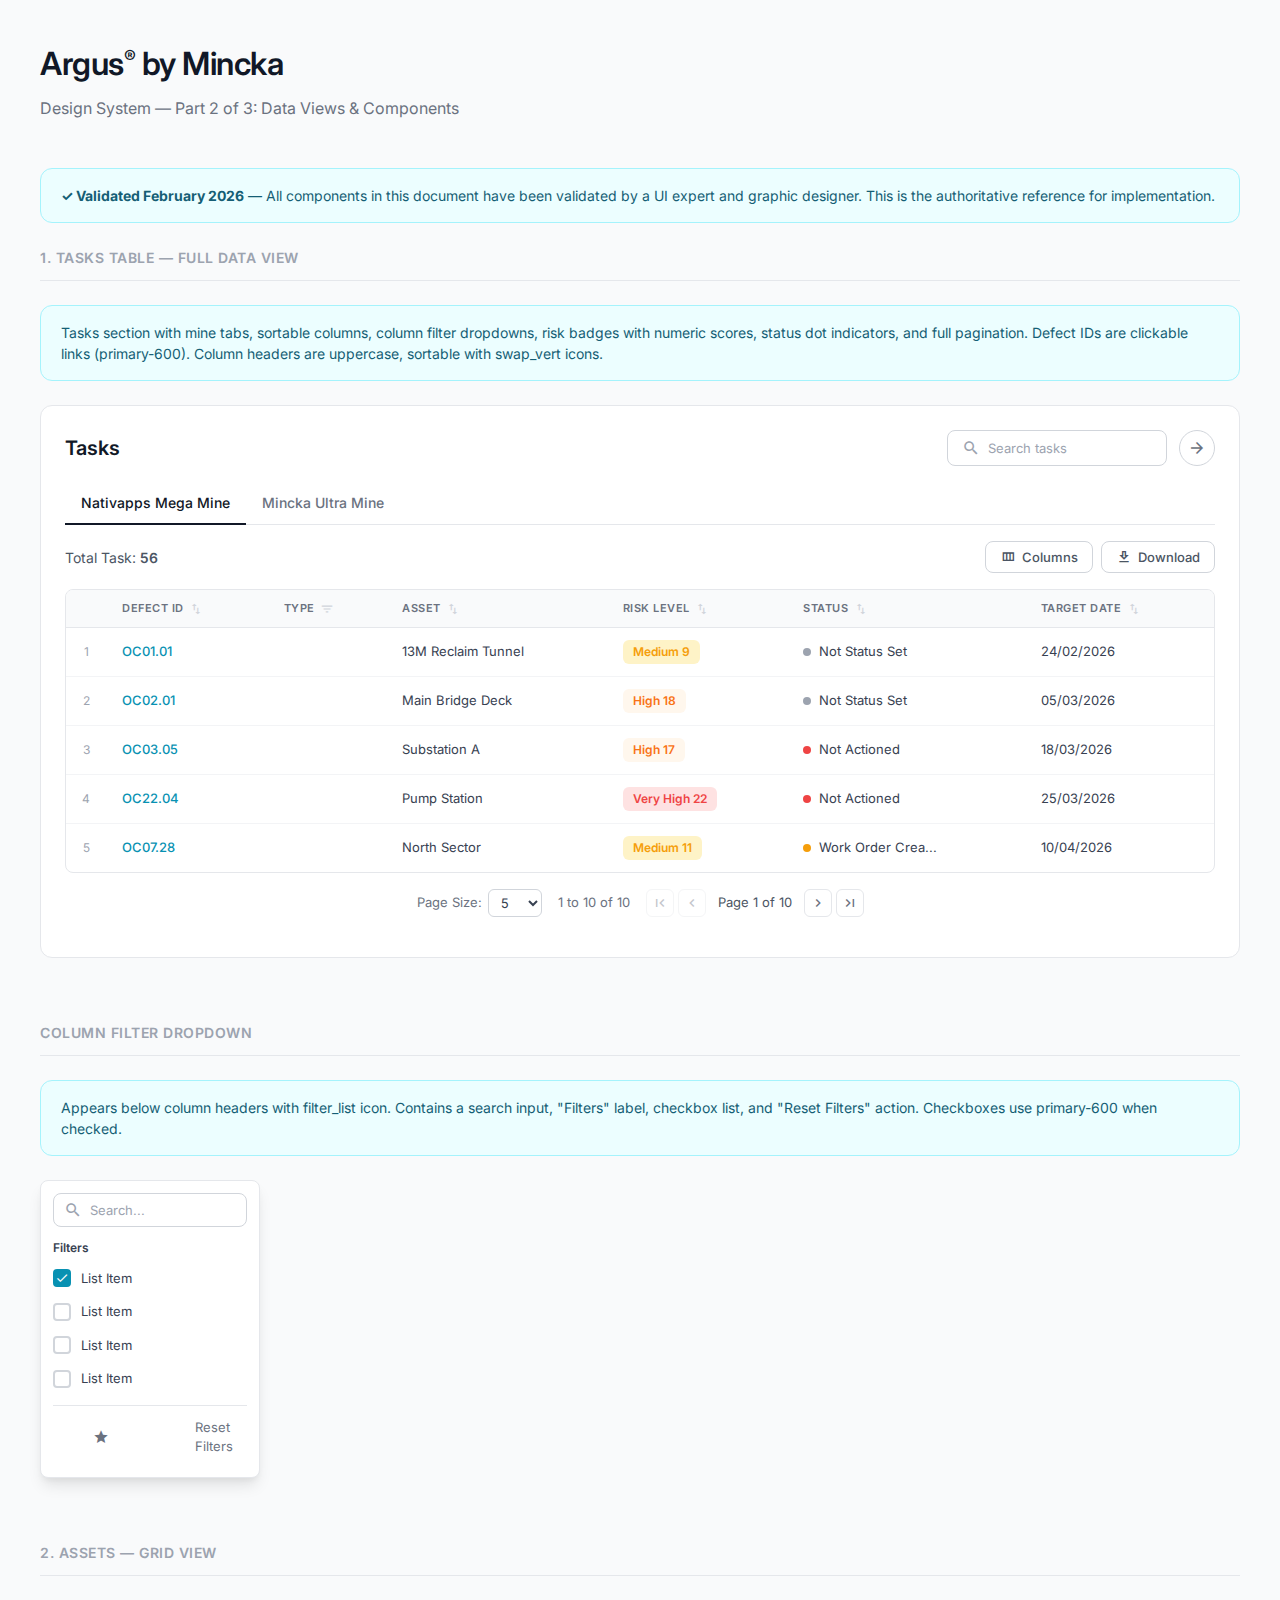
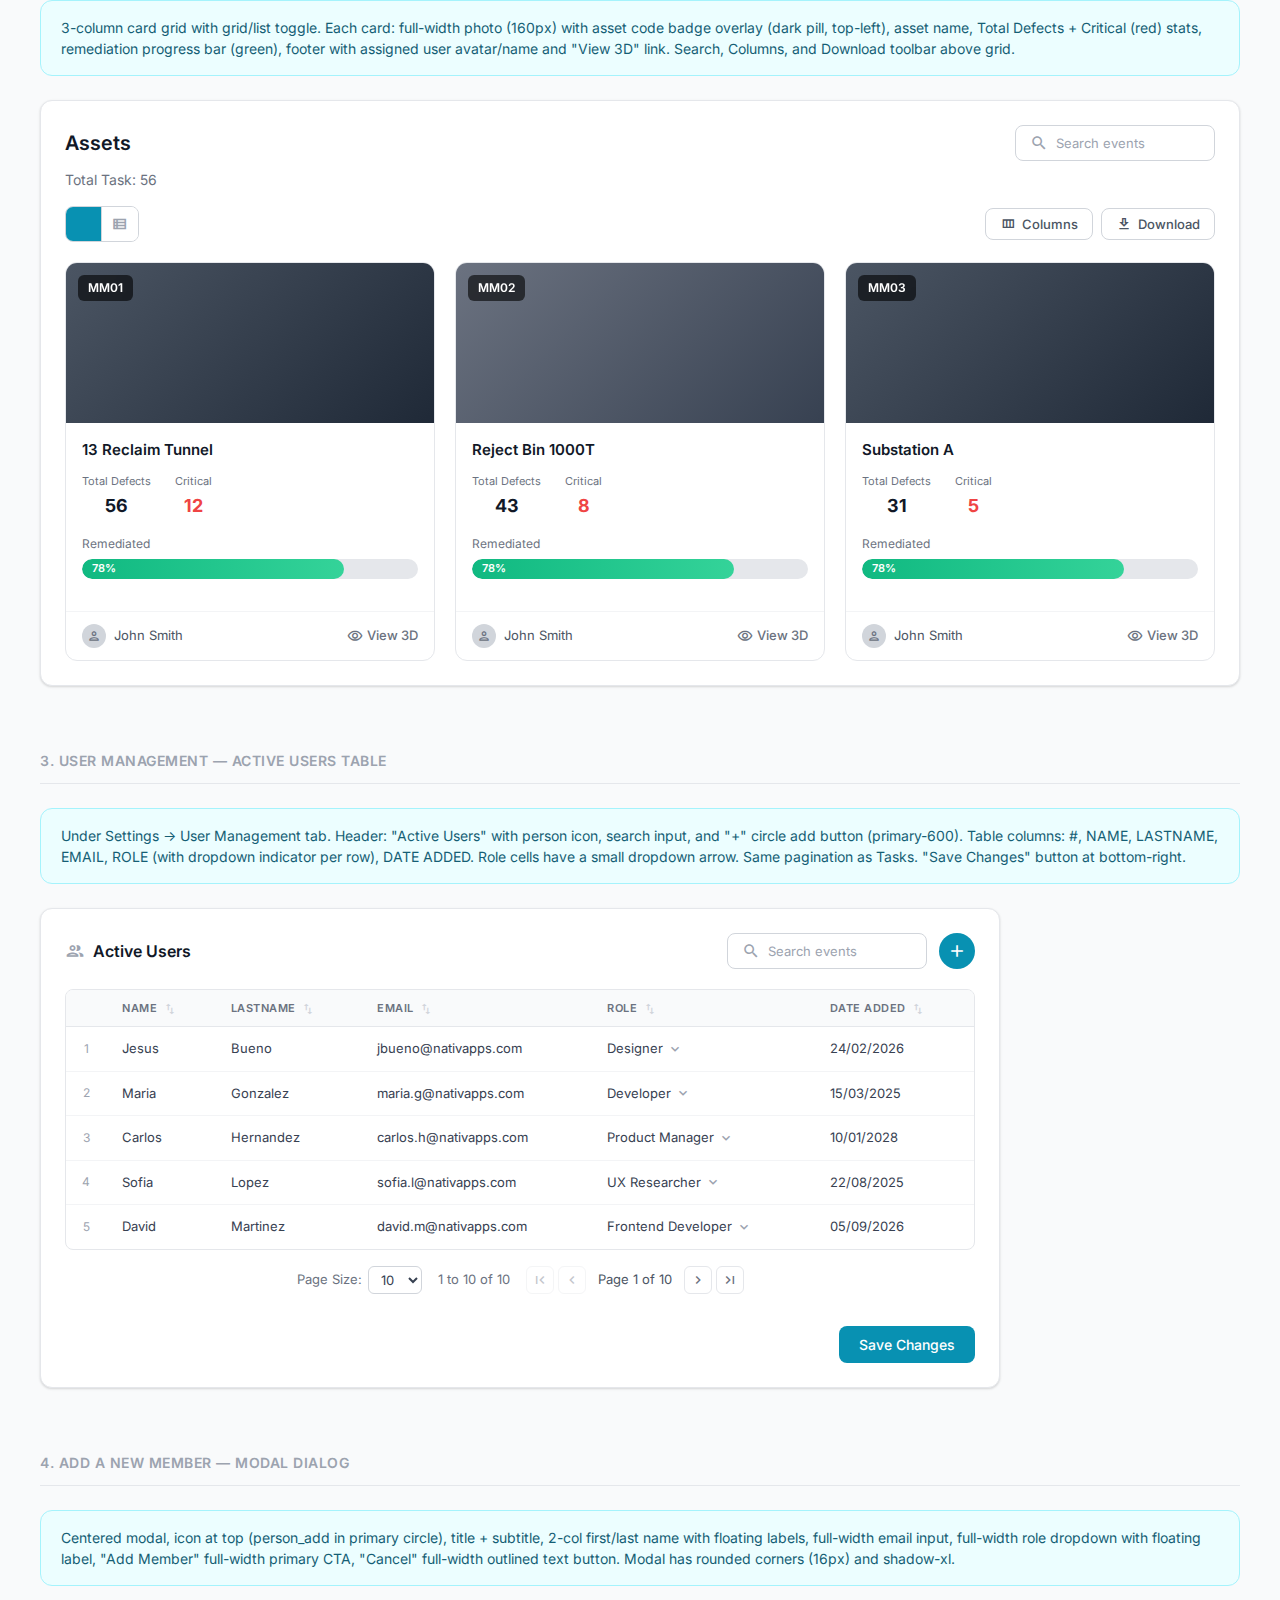
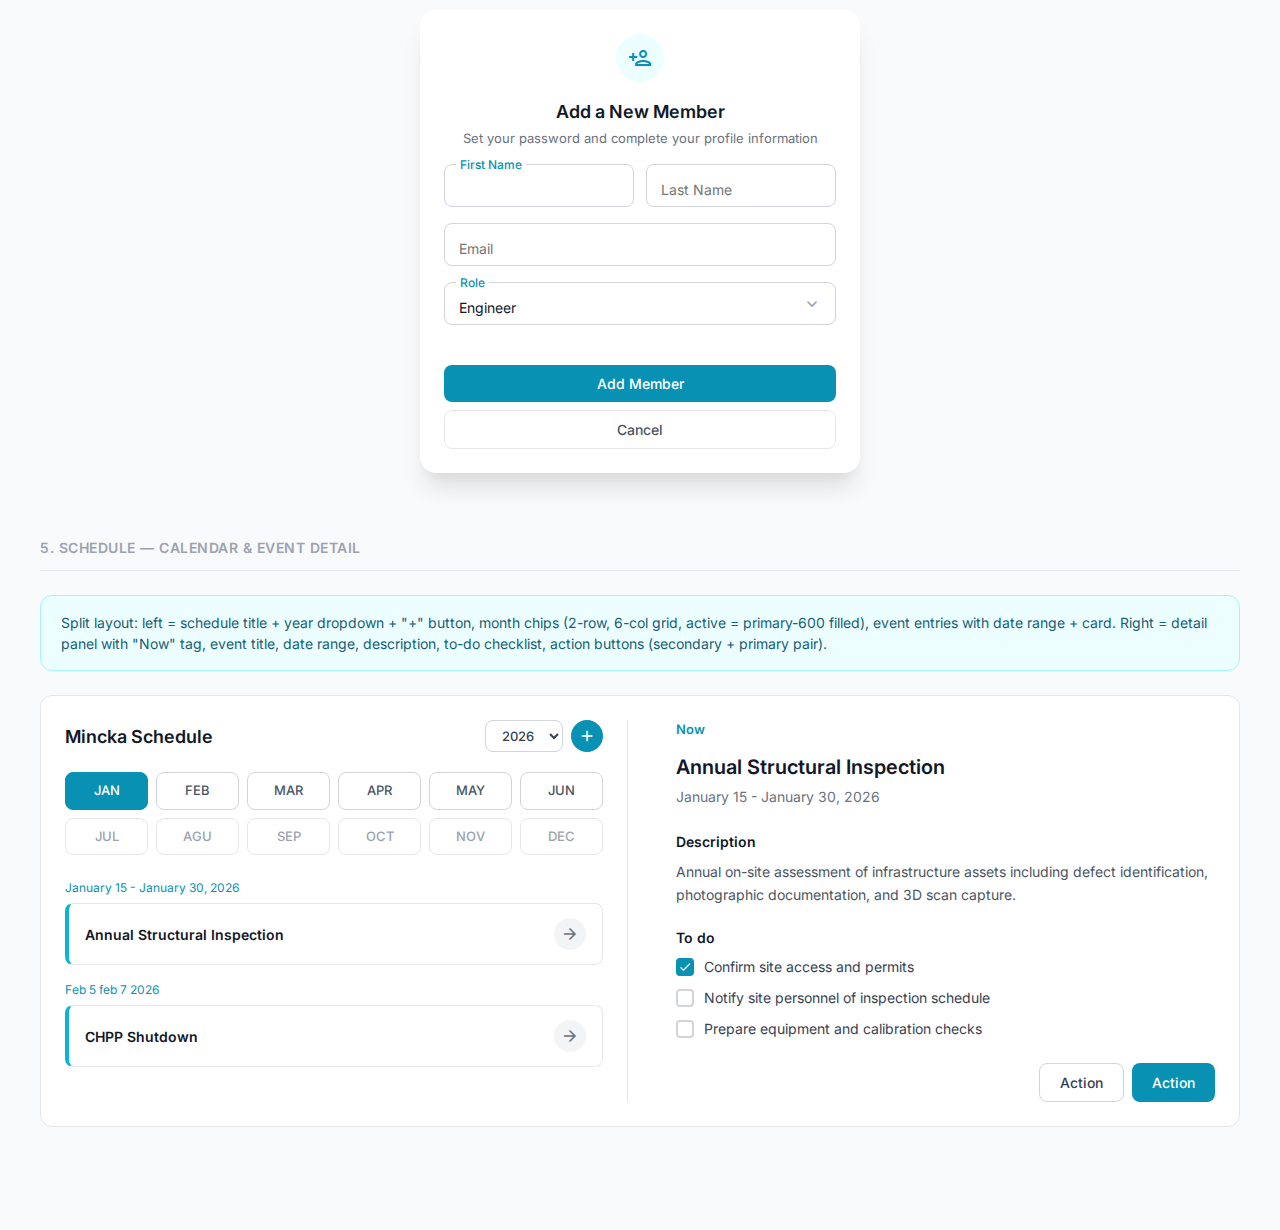
<file: desing-system/argus_design_system_part2.html>
<!DOCTYPE html>
<html lang="en">
<head>
    <meta charset="UTF-8">
    <meta name="viewport" content="width=device-width, initial-scale=1.0">
    <title>Argus® by Mincka — Design System Part 2: Data Views & Components</title>
    <link href="https://fonts.googleapis.com/css2?family=Inter:wght@300;400;500;600;700&display=swap" rel="stylesheet">
    <link href="https://fonts.googleapis.com/icon?family=Material+Icons+Outlined" rel="stylesheet">
    <style>
        /* ============================================
           DESIGN SYSTEM: Argus® by Mincka
           Part 2 of 3 — Data Views & Components
           Validated: February 2026
           ============================================ */
        
        :root {
            /* Primary — Cyan */
            --primary-50: #ECFEFF;
            --primary-100: #CFFAFE;
            --primary-200: #A5F3FC;
            --primary-300: #67E8F9;
            --primary-400: #22D3EE;
            --primary-500: #06B6D4;
            --primary-600: #0891B2;
            --primary-700: #0E7490;
            --primary-800: #155E75;
            --primary-900: #164E63;
            
            /* Neutrals — Clean greys */
            --grey-25: #FCFCFD;
            --grey-50: #F9FAFB;
            --grey-100: #F3F4F6;
            --grey-200: #E5E7EB;
            --grey-300: #D1D5DB;
            --grey-400: #9CA3AF;
            --grey-500: #6B7280;
            --grey-600: #4B5563;
            --grey-700: #374151;
            --grey-800: #1F2937;
            --grey-900: #111827;
            
            /* Semantic */
            --success: #10B981;
            --success-light: #D1FAE5;
            --warning: #F59E0B;
            --warning-light: #FEF3C7;
            --error: #EF4444;
            --error-light: #FEE2E2;
            --info: #3B82F6;
            --info-light: #DBEAFE;
            
            /* Risk Level Colors */
            --risk-very-high: #EF4444;
            --risk-very-high-bg: #FEE2E2;
            --risk-high: #F97316;
            --risk-high-bg: #FFF7ED;
            --risk-medium: #F59E0B;
            --risk-medium-bg: #FEF3C7;
            --risk-low: #10B981;
            --risk-low-bg: #D1FAE5;
            
            /* Status Colors (validated) */
            --status-not-set: var(--grey-400);
            --status-not-actioned: var(--error);
            --status-in-progress: var(--warning);
            --status-work-order: var(--warning);
            --status-completed: var(--success);
            
            /* Shadows */
            --shadow-xs: 0 1px 2px rgba(0, 0, 0, 0.05);
            --shadow-sm: 0 1px 3px rgba(0, 0, 0, 0.1), 0 1px 2px rgba(0, 0, 0, 0.06);
            --shadow-md: 0 4px 6px -1px rgba(0, 0, 0, 0.1), 0 2px 4px -1px rgba(0, 0, 0, 0.06);
            --shadow-lg: 0 10px 15px -3px rgba(0, 0, 0, 0.1), 0 4px 6px -2px rgba(0, 0, 0, 0.05);
            --shadow-xl: 0 20px 25px -5px rgba(0, 0, 0, 0.1), 0 10px 10px -5px rgba(0, 0, 0, 0.04);
            
            /* Radius */
            --radius-sm: 6px;
            --radius-md: 8px;
            --radius-lg: 12px;
            --radius-xl: 16px;
            --radius-full: 100px;
            
            /* Transitions */
            --transition-fast: 150ms ease;
            --transition-base: 200ms ease;
        }
        
        * { margin: 0; padding: 0; box-sizing: border-box; }
        
        body {
            font-family: 'Inter', -apple-system, BlinkMacSystemFont, sans-serif;
            background: var(--grey-50);
            color: var(--grey-900);
            line-height: 1.5;
            -webkit-font-smoothing: antialiased;
        }
        
        /* Demo layout */
        .demo-container { max-width: 1400px; margin: 0 auto; padding: 40px; }
        .demo-header { margin-bottom: 48px; }
        .demo-header h1 { font-size: 32px; font-weight: 600; color: var(--grey-900); margin-bottom: 8px; letter-spacing: -0.5px; }
        .demo-header p { font-size: 16px; color: var(--grey-500); }
        .demo-section { margin-bottom: 64px; }
        .demo-section-title { font-size: 14px; font-weight: 600; color: var(--grey-400); text-transform: uppercase; letter-spacing: 0.5px; margin-bottom: 24px; padding-bottom: 12px; border-bottom: 1px solid var(--grey-200); }
        .demo-row { display: flex; gap: 24px; flex-wrap: wrap; margin-bottom: 24px; }
        .demo-box { background: white; border-radius: var(--radius-lg); padding: 24px; box-shadow: var(--shadow-sm); border: 1px solid var(--grey-200); }
        .demo-label { font-size: 12px; font-weight: 500; color: var(--grey-500); margin-bottom: 12px; }
        .demo-note { background: var(--primary-50); border: 1px solid var(--primary-200); border-radius: var(--radius-lg); padding: 16px 20px; margin-bottom: 24px; }
        .demo-note p { font-size: 14px; color: var(--primary-800); margin: 0; }
        
        /* ============================================
           SHARED: Buttons (from Part 1)
           ============================================ */
        
        .btn {
            display: inline-flex;
            align-items: center;
            justify-content: center;
            gap: 8px;
            padding: 10px 20px;
            font-family: inherit;
            font-size: 14px;
            font-weight: 500;
            border-radius: var(--radius-md);
            border: none;
            cursor: pointer;
            transition: all var(--transition-fast);
            outline: none;
        }
        .btn-primary { background: var(--primary-600); color: white; }
        .btn-primary:hover { background: var(--primary-700); }
        .btn-secondary { background: white; color: var(--grey-700); border: 1px solid var(--grey-300); }
        .btn-secondary:hover { background: var(--grey-50); border-color: var(--grey-400); }
        .btn-ghost { background: transparent; color: var(--primary-600); }
        .btn-ghost:hover { background: var(--primary-50); }
        .btn-sm { padding: 6px 12px; font-size: 13px; }
        .btn-lg { padding: 14px 28px; font-size: 16px; }
        .btn-full { width: 100%; }
        .btn-icon { padding: 10px; }
        .btn-icon.btn-sm { padding: 6px; }
        
        /* ============================================
           1. TASKS TABLE (Validated)
           ============================================
           - Section title "Tasks" with search + arrow action
           - Mine tabs below (e.g. "Nativapps Mega Mine", "Mincka Ultra Mine")
           - "Total Task: 56" counter
           - Toolbar: Columns button, Download button
           - Table columns: row#, DEFECT ID (link), TYPE (with filter), ASSET, RISK LEVEL, STATUS, TARGET DATE
           - Column headers uppercase, sortable (swap_vert icons)
           - TYPE column has dropdown filter panel
           - Risk Level: colored badges (Very High=red, High=orange, Medium=amber)
           - Risk badge format: "Very High 22" (label + score)
           - Status: dot indicator + text (Not Status Set=grey, Not Actioned=red, Work Order Crea...=amber)
           - Pagination: Page Size dropdown, "1 to 10 of 10", page navigation
           ============================================ */
        
        /* Tasks section wrapper */
        .tasks-section {
            background: white;
            border-radius: var(--radius-lg);
            border: 1px solid var(--grey-200);
            padding: 24px;
        }
        
        .tasks-header {
            display: flex;
            align-items: center;
            justify-content: space-between;
            margin-bottom: 16px;
        }
        
        .tasks-title {
            font-size: 20px;
            font-weight: 600;
            color: var(--grey-900);
        }
        
        .tasks-header-actions {
            display: flex;
            align-items: center;
            gap: 12px;
        }
        
        /* Search input (compact, right-aligned) */
        .search-compact {
            display: flex;
            align-items: center;
            gap: 8px;
            padding: 8px 14px;
            background: white;
            border: 1px solid var(--grey-300);
            border-radius: var(--radius-md);
            width: 220px;
        }
        
        .search-compact .material-icons-outlined {
            font-size: 18px;
            color: var(--grey-400);
        }
        
        .search-compact input {
            border: none;
            outline: none;
            font-family: inherit;
            font-size: 13px;
            color: var(--grey-700);
            width: 100%;
            background: transparent;
        }
        
        .search-compact input::placeholder {
            color: var(--grey-400);
        }
        
        /* Arrow circle button */
        .arrow-circle-btn {
            width: 36px;
            height: 36px;
            display: flex;
            align-items: center;
            justify-content: center;
            border-radius: 50%;
            border: 1px solid var(--grey-300);
            color: var(--grey-500);
            cursor: pointer;
            transition: all var(--transition-fast);
            background: white;
        }
        
        .arrow-circle-btn:hover {
            background: var(--grey-50);
            color: var(--grey-700);
        }
        
        /* Mine tabs (text tabs, not underline style) */
        .mine-tabs {
            display: flex;
            gap: 0;
            margin-bottom: 16px;
            border-bottom: 1px solid var(--grey-200);
        }
        
        .mine-tab {
            padding: 10px 16px;
            font-size: 14px;
            font-weight: 500;
            color: var(--grey-500);
            cursor: pointer;
            border-bottom: 2px solid transparent;
            margin-bottom: -1px;
            transition: all var(--transition-fast);
        }
        
        .mine-tab:hover { color: var(--grey-700); }
        
        .mine-tab.active {
            color: var(--grey-900);
            border-bottom-color: var(--grey-900);
        }
        
        /* Task count + toolbar row */
        .table-toolbar {
            display: flex;
            align-items: center;
            justify-content: space-between;
            margin-bottom: 16px;
        }
        
        .table-count {
            font-size: 14px;
            color: var(--grey-600);
        }
        
        .table-count strong {
            font-weight: 600;
        }
        
        .table-actions {
            display: flex;
            align-items: center;
            gap: 8px;
        }
        
        .table-action-btn {
            display: inline-flex;
            align-items: center;
            gap: 6px;
            padding: 7px 14px;
            font-family: inherit;
            font-size: 13px;
            font-weight: 500;
            color: var(--grey-600);
            background: white;
            border: 1px solid var(--grey-300);
            border-radius: var(--radius-md);
            cursor: pointer;
            transition: all var(--transition-fast);
        }
        
        .table-action-btn:hover {
            background: var(--grey-50);
            border-color: var(--grey-400);
        }
        
        .table-action-btn .material-icons-outlined {
            font-size: 16px;
        }
        
        /* ============================================
           DATA TABLE (Full Featured — Validated)
           ============================================ */
        
        .data-table-wrapper {
            border: 1px solid var(--grey-200);
            border-radius: var(--radius-md);
            overflow: hidden;
        }
        
        .data-table {
            width: 100%;
            border-collapse: collapse;
        }
        
        .data-table th {
            text-align: left;
            padding: 10px 16px;
            font-size: 11px;
            font-weight: 600;
            color: var(--grey-500);
            text-transform: uppercase;
            letter-spacing: 0.5px;
            background: var(--grey-50);
            border-bottom: 1px solid var(--grey-200);
            white-space: nowrap;
            user-select: none;
        }
        
        .data-table th.sortable {
            cursor: pointer;
        }
        
        .data-table th.sortable:hover {
            color: var(--grey-700);
        }
        
        .data-table th .sort-icon {
            font-size: 14px;
            vertical-align: middle;
            margin-left: 2px;
            color: var(--grey-300);
        }
        
        .data-table th .filter-icon {
            font-size: 14px;
            vertical-align: middle;
            margin-left: 2px;
            color: var(--grey-300);
        }
        
        .data-table th:first-child {
            width: 40px;
            text-align: center;
        }
        
        .data-table td {
            padding: 12px 16px;
            font-size: 13px;
            color: var(--grey-700);
            border-bottom: 1px solid var(--grey-100);
            vertical-align: middle;
        }
        
        .data-table td:first-child {
            text-align: center;
            color: var(--grey-400);
            font-size: 12px;
        }
        
        .data-table tr:last-child td {
            border-bottom: none;
        }
        
        .data-table tr:hover td {
            background: var(--grey-50);
        }
        
        /* Defect ID link */
        .defect-id-link {
            color: var(--primary-600);
            text-decoration: none;
            font-weight: 500;
        }
        
        .defect-id-link:hover {
            text-decoration: underline;
            color: var(--primary-700);
        }
        
        /* Risk Level Badges (with numeric score) */
        .risk-badge {
            display: inline-flex;
            align-items: center;
            padding: 3px 10px;
            font-size: 12px;
            font-weight: 600;
            border-radius: var(--radius-sm);
            white-space: nowrap;
        }
        
        .risk-badge.very-high { background: var(--risk-very-high-bg); color: var(--risk-very-high); }
        .risk-badge.high { background: var(--risk-high-bg); color: var(--risk-high); }
        .risk-badge.medium { background: var(--risk-medium-bg); color: var(--risk-medium); }
        .risk-badge.low { background: var(--risk-low-bg); color: var(--risk-low); }
        
        /* Status indicators (dot + text) */
        .status-indicator {
            display: inline-flex;
            align-items: center;
            gap: 8px;
            font-size: 13px;
            color: var(--grey-700);
        }
        
        .status-dot {
            width: 8px;
            height: 8px;
            border-radius: 50%;
            flex-shrink: 0;
        }
        
        .status-dot.not-set { background: var(--grey-400); }
        .status-dot.not-actioned { background: var(--error); }
        .status-dot.in-progress { background: var(--warning); }
        .status-dot.work-order { background: var(--warning); }
        .status-dot.completed { background: var(--success); }
        
        /* ============================================
           COLUMN FILTER DROPDOWN (Validated)
           ============================================
           - Appears below column header
           - Search input at top
           - "Filters" label
           - Checkbox list items
           - "Reset Filters" at bottom
           ============================================ */
        
        .column-filter-dropdown {
            position: absolute;
            top: calc(100% + 4px);
            left: 0;
            width: 220px;
            background: white;
            border: 1px solid var(--grey-200);
            border-radius: var(--radius-md);
            box-shadow: var(--shadow-lg);
            z-index: 200;
            padding: 12px;
        }
        
        .column-filter-search {
            width: 100%;
            padding: 8px 10px;
            font-family: inherit;
            font-size: 13px;
            border: 1px solid var(--grey-300);
            border-radius: var(--radius-sm);
            margin-bottom: 12px;
            outline: none;
        }
        
        .column-filter-search:focus {
            border-color: var(--primary-500);
        }
        
        .column-filter-label {
            font-size: 12px;
            font-weight: 600;
            color: var(--grey-700);
            margin-bottom: 8px;
        }
        
        .column-filter-list {
            display: flex;
            flex-direction: column;
            gap: 6px;
            margin-bottom: 12px;
        }
        
        .column-filter-item {
            display: flex;
            align-items: center;
            gap: 10px;
            padding: 4px 0;
            cursor: pointer;
        }
        
        /* Checkbox */
        .checkbox {
            width: 18px;
            height: 18px;
            border: 2px solid var(--grey-300);
            border-radius: 4px;
            display: flex;
            align-items: center;
            justify-content: center;
            transition: all var(--transition-fast);
            flex-shrink: 0;
        }
        
        .checkbox.checked {
            background: var(--primary-600);
            border-color: var(--primary-600);
        }
        
        .checkbox .material-icons-outlined {
            font-size: 14px;
            color: white;
            opacity: 0;
        }
        
        .checkbox.checked .material-icons-outlined {
            opacity: 1;
        }
        
        .column-filter-item-label {
            font-size: 13px;
            color: var(--grey-700);
        }
        
        .column-filter-reset {
            display: flex;
            align-items: center;
            justify-content: center;
            gap: 6px;
            padding: 8px;
            font-size: 13px;
            color: var(--grey-500);
            cursor: pointer;
            border-top: 1px solid var(--grey-200);
            margin-top: 4px;
            padding-top: 12px;
        }
        
        .column-filter-reset:hover {
            color: var(--grey-700);
        }
        
        .column-filter-reset .material-icons-outlined {
            font-size: 16px;
        }
        
        /* ============================================
           PAGINATION (Validated)
           ============================================
           - Page Size dropdown (compact): "Page Size: 5 ▾"
           - Info text: "1 to 10 of 10"
           - Navigation: |< < Page 1 of 10 > >|
           ============================================ */
        
        .pagination {
            display: flex;
            align-items: center;
            justify-content: center;
            gap: 16px;
            padding: 16px 0;
            font-size: 13px;
            color: var(--grey-500);
        }
        
        .pagination-size {
            display: flex;
            align-items: center;
            gap: 6px;
        }
        
        .pagination-size-label {
            font-size: 13px;
            color: var(--grey-500);
        }
        
        .pagination-size-select {
            padding: 4px 8px;
            font-family: inherit;
            font-size: 13px;
            border: 1px solid var(--grey-300);
            border-radius: var(--radius-sm);
            color: var(--grey-700);
            background: white;
            cursor: pointer;
        }
        
        .pagination-info {
            font-size: 13px;
            color: var(--grey-500);
        }
        
        .pagination-nav {
            display: flex;
            align-items: center;
            gap: 4px;
        }
        
        .pagination-nav-btn {
            width: 28px;
            height: 28px;
            display: flex;
            align-items: center;
            justify-content: center;
            border: 1px solid var(--grey-200);
            border-radius: var(--radius-sm);
            color: var(--grey-500);
            cursor: pointer;
            background: white;
            transition: all var(--transition-fast);
            font-size: 13px;
        }
        
        .pagination-nav-btn:hover {
            background: var(--grey-50);
            color: var(--grey-700);
        }
        
        .pagination-nav-btn.disabled {
            opacity: 0.4;
            cursor: not-allowed;
        }
        
        .pagination-nav-btn .material-icons-outlined {
            font-size: 16px;
        }
        
        .pagination-text {
            font-size: 13px;
            color: var(--grey-600);
            padding: 0 8px;
        }
        
        /* ============================================
           2. ASSETS GRID VIEW (Validated)
           ============================================
           - Grid/List toggle buttons (grid active = primary filled)
           - 3-column grid of asset cards
           - Each card: photo (with asset code badge top-left), 
             asset name, Total Defects count, Critical count (red),
             Remediation progress bar, assigned user avatar+name,
             "View 3D" link
           - Photo: full-width, ~160px height, rounded top corners
           - Asset code badge: dark bg, white text (e.g. "MM01")
           - Critical count in red
           ============================================ */
        
        /* View toggle (grid/list) */
        .view-toggle {
            display: inline-flex;
            border: 1px solid var(--grey-300);
            border-radius: var(--radius-md);
            overflow: hidden;
        }
        
        .view-toggle-btn {
            width: 36px;
            height: 34px;
            display: flex;
            align-items: center;
            justify-content: center;
            background: white;
            color: var(--grey-400);
            cursor: pointer;
            transition: all var(--transition-fast);
            border: none;
        }
        
        .view-toggle-btn:first-child {
            border-right: 1px solid var(--grey-300);
        }
        
        .view-toggle-btn.active {
            background: var(--primary-600);
            color: white;
        }
        
        .view-toggle-btn .material-icons-outlined {
            font-size: 18px;
        }
        
        /* Assets header bar */
        .assets-header {
            display: flex;
            align-items: center;
            justify-content: space-between;
            margin-bottom: 8px;
        }
        
        .assets-title {
            font-size: 20px;
            font-weight: 600;
            color: var(--grey-900);
        }
        
        .assets-header-actions {
            display: flex;
            align-items: center;
            gap: 12px;
        }
        
        .assets-count {
            font-size: 14px;
            color: var(--grey-500);
            margin-bottom: 16px;
        }
        
        /* Asset cards grid */
        .asset-grid {
            display: grid;
            grid-template-columns: repeat(3, 1fr);
            gap: 20px;
        }
        
        .asset-card {
            background: white;
            border: 1px solid var(--grey-200);
            border-radius: var(--radius-lg);
            overflow: hidden;
            transition: all var(--transition-base);
        }
        
        .asset-card:hover {
            box-shadow: var(--shadow-md);
            border-color: var(--primary-200);
        }
        
        .asset-card-image {
            position: relative;
            height: 160px;
            background-size: cover;
            background-position: center;
            background-color: var(--grey-200);
        }
        
        .asset-code-badge {
            position: absolute;
            top: 12px;
            left: 12px;
            padding: 4px 10px;
            font-size: 12px;
            font-weight: 600;
            color: white;
            background: rgba(0, 0, 0, 0.6);
            backdrop-filter: blur(4px);
            border-radius: var(--radius-sm);
        }
        
        .asset-card-body {
            padding: 16px;
        }
        
        .asset-card-name {
            font-size: 15px;
            font-weight: 600;
            color: var(--grey-900);
            margin-bottom: 12px;
        }
        
        .asset-card-stats {
            display: flex;
            gap: 24px;
            margin-bottom: 16px;
        }
        
        .asset-stat {
            text-align: center;
        }
        
        .asset-stat-label {
            font-size: 11px;
            color: var(--grey-500);
            margin-bottom: 2px;
        }
        
        .asset-stat-value {
            font-size: 18px;
            font-weight: 700;
            color: var(--grey-900);
        }
        
        .asset-stat-value.critical {
            color: var(--error);
        }
        
        /* Remediation progress in asset card */
        .asset-remediation {
            margin-bottom: 16px;
        }
        
        .asset-remediation-label {
            font-size: 12px;
            color: var(--grey-500);
            margin-bottom: 6px;
        }
        
        .asset-progress-bar {
            height: 20px;
            background: var(--grey-200);
            border-radius: var(--radius-full);
            overflow: hidden;
        }
        
        .asset-progress-fill {
            height: 100%;
            background: linear-gradient(90deg, var(--success) 0%, #34D399 100%);
            border-radius: var(--radius-full);
            display: flex;
            align-items: center;
            padding-left: 10px;
            font-size: 11px;
            font-weight: 600;
            color: white;
        }
        
        /* Asset card footer */
        .asset-card-footer {
            display: flex;
            align-items: center;
            justify-content: space-between;
            padding: 12px 16px;
            border-top: 1px solid var(--grey-100);
        }
        
        .asset-card-user {
            display: flex;
            align-items: center;
            gap: 8px;
        }
        
        .asset-card-user-avatar {
            width: 24px;
            height: 24px;
            border-radius: 50%;
            background: var(--grey-200);
            overflow: hidden;
        }
        
        .asset-card-user-name {
            font-size: 13px;
            color: var(--grey-600);
        }
        
        .asset-view-3d {
            display: inline-flex;
            align-items: center;
            gap: 4px;
            font-size: 13px;
            font-weight: 500;
            color: var(--grey-500);
            text-decoration: none;
            cursor: pointer;
        }
        
        .asset-view-3d:hover {
            color: var(--primary-600);
        }
        
        .asset-view-3d .material-icons-outlined {
            font-size: 16px;
        }
        
        /* ============================================
           3. USER MANAGEMENT TABLE (Validated)
           ============================================
           - Section header "Active Users" with search + add button
           - Full data table: #, NAME, LASTNAME, EMAIL, ROLE (dropdown), DATE ADDED
           - Role column shows a mini dropdown arrow per row
           - Add button: "+" circle icon button (primary)
           - Same pagination pattern as Tasks table
           ============================================ */
        
        .user-mgmt-header {
            display: flex;
            align-items: center;
            justify-content: space-between;
            margin-bottom: 20px;
        }
        
        .user-mgmt-title {
            display: flex;
            align-items: center;
            gap: 8px;
            font-size: 16px;
            font-weight: 600;
            color: var(--grey-900);
        }
        
        .user-mgmt-title .material-icons-outlined {
            font-size: 20px;
            color: var(--grey-400);
        }
        
        .user-mgmt-actions {
            display: flex;
            align-items: center;
            gap: 12px;
        }
        
        /* Add user circle button */
        .add-circle-btn {
            width: 36px;
            height: 36px;
            display: flex;
            align-items: center;
            justify-content: center;
            border-radius: 50%;
            background: var(--primary-600);
            color: white;
            border: none;
            cursor: pointer;
            transition: all var(--transition-fast);
        }
        
        .add-circle-btn:hover {
            background: var(--primary-700);
        }
        
        .add-circle-btn .material-icons-outlined {
            font-size: 20px;
        }
        
        /* Role cell with inline dropdown indicator */
        .role-cell {
            display: flex;
            align-items: center;
            gap: 4px;
        }
        
        .role-cell .material-icons-outlined {
            font-size: 16px;
            color: var(--grey-400);
        }
        
        /* ============================================
           4. ADD MEMBER MODAL (Validated)
           ============================================
           - Centered modal with backdrop blur
           - Icon at top (person_add in circle)
           - Title: "Add a New Member"
           - Subtitle text
           - 2-column: First Name, Last Name (floating label)
           - Full width: Email
           - Full width: Role (dropdown with floating label)
           - Primary CTA: "Add Member" (full width)
           - Secondary: "Cancel" (full width, text-only)
           ============================================ */
        
        .modal-backdrop {
            position: fixed;
            inset: 0;
            background: rgba(0, 0, 0, 0.4);
            backdrop-filter: blur(4px);
            display: flex;
            align-items: center;
            justify-content: center;
            z-index: 1000;
        }
        
        .modal {
            background: white;
            border-radius: var(--radius-xl);
            box-shadow: var(--shadow-xl);
            width: 100%;
            max-width: 440px;
            overflow: hidden;
        }
        
        .modal-centered-icon {
            display: flex;
            justify-content: center;
            padding: 24px 24px 0;
        }
        
        .modal-icon-circle {
            width: 48px;
            height: 48px;
            border-radius: 50%;
            background: var(--primary-50);
            display: flex;
            align-items: center;
            justify-content: center;
        }
        
        .modal-icon-circle .material-icons-outlined {
            font-size: 24px;
            color: var(--primary-600);
        }
        
        .modal-header-centered {
            text-align: center;
            padding: 16px 24px;
        }
        
        .modal-header-centered .modal-title {
            font-size: 18px;
            font-weight: 600;
            color: var(--grey-900);
            margin-bottom: 4px;
        }
        
        .modal-header-centered .modal-subtitle {
            font-size: 13px;
            color: var(--grey-500);
        }
        
        .modal-body {
            padding: 0 24px 24px;
        }
        
        /* Floating label input (shared from Part 1) */
        .floating-input-group {
            position: relative;
            margin-bottom: 16px;
        }
        
        .floating-input {
            width: 100%;
            padding: 16px 14px 8px;
            font-family: inherit;
            font-size: 14px;
            color: var(--grey-900);
            background: white;
            border: 1px solid var(--grey-300);
            border-radius: var(--radius-md);
            transition: all var(--transition-fast);
            outline: none;
        }
        
        .floating-input:focus {
            border-color: var(--primary-500);
            box-shadow: 0 0 0 3px var(--primary-100);
        }
        
        .floating-label {
            position: absolute;
            top: -8px;
            left: 12px;
            font-size: 12px;
            font-weight: 500;
            color: var(--primary-600);
            background: white;
            padding: 0 4px;
        }
        
        .form-grid-2 {
            display: grid;
            grid-template-columns: 1fr 1fr;
            gap: 12px;
        }
        
        /* Select with floating label */
        .floating-select-group {
            position: relative;
            margin-bottom: 16px;
        }
        
        .floating-select {
            width: 100%;
            padding: 16px 40px 8px 14px;
            font-family: inherit;
            font-size: 14px;
            color: var(--grey-900);
            background: white;
            border: 1px solid var(--grey-300);
            border-radius: var(--radius-md);
            appearance: none;
            cursor: pointer;
            outline: none;
        }
        
        .floating-select:focus {
            border-color: var(--primary-500);
            box-shadow: 0 0 0 3px var(--primary-100);
        }
        
        .floating-select-group .floating-label {
            color: var(--primary-600);
        }
        
        .floating-select-group::after {
            content: 'expand_more';
            font-family: 'Material Icons Outlined';
            position: absolute;
            right: 14px;
            top: 50%;
            transform: translateY(-50%);
            color: var(--grey-400);
            pointer-events: none;
            font-size: 20px;
        }
        
        /* Modal footer buttons stacked */
        .modal-footer-stacked {
            padding: 0 24px 24px;
            display: flex;
            flex-direction: column;
            gap: 8px;
        }
        
        .btn-cancel-text {
            display: block;
            width: 100%;
            padding: 10px;
            font-family: inherit;
            font-size: 14px;
            font-weight: 500;
            color: var(--grey-600);
            background: none;
            border: 1px solid var(--grey-200);
            border-radius: var(--radius-md);
            cursor: pointer;
            text-align: center;
            transition: all var(--transition-fast);
        }
        
        .btn-cancel-text:hover {
            background: var(--grey-50);
        }
        
        /* ============================================
           5. SCHEDULE VIEW (Validated)
           ============================================
           - Split layout: left calendar/events, right detail panel
           - Header: "Mincka Schedule" + year dropdown + add button
           - Month selector: 2-row grid of month chips
           - Active month: primary-600 bg, white text, rounded
           - Inactive months: grey border, grey text
           - Events list: date range above, event card with arrow
           - Event card: white bg, border-left accent, title + arrow
           - Detail panel: "Now" indicator, event title, date range,
             description section, "To do" checklist, action buttons
           ============================================ */
        
        .schedule-layout {
            display: grid;
            grid-template-columns: 1fr 1fr;
            gap: 24px;
            background: white;
            border-radius: var(--radius-lg);
            border: 1px solid var(--grey-200);
            padding: 24px;
        }
        
        .schedule-left {
            padding-right: 24px;
            border-right: 1px solid var(--grey-200);
        }
        
        .schedule-header {
            display: flex;
            align-items: center;
            justify-content: space-between;
            margin-bottom: 20px;
        }
        
        .schedule-title {
            font-size: 18px;
            font-weight: 600;
            color: var(--grey-900);
        }
        
        .schedule-header-actions {
            display: flex;
            align-items: center;
            gap: 8px;
        }
        
        .year-select {
            padding: 6px 12px;
            font-family: inherit;
            font-size: 13px;
            font-weight: 500;
            color: var(--grey-700);
            background: white;
            border: 1px solid var(--grey-300);
            border-radius: var(--radius-md);
            cursor: pointer;
        }
        
        /* Month chip grid */
        .month-grid {
            display: grid;
            grid-template-columns: repeat(6, 1fr);
            gap: 8px;
            margin-bottom: 24px;
        }
        
        .month-chip {
            padding: 8px 4px;
            font-size: 13px;
            font-weight: 500;
            color: var(--grey-600);
            text-align: center;
            border: 1px solid var(--grey-300);
            border-radius: var(--radius-md);
            cursor: pointer;
            transition: all var(--transition-fast);
        }
        
        .month-chip:hover {
            border-color: var(--primary-400);
            color: var(--primary-700);
        }
        
        .month-chip.active {
            background: var(--primary-600);
            color: white;
            border-color: var(--primary-600);
        }
        
        .month-chip.inactive {
            color: var(--grey-400);
            border-color: var(--grey-200);
        }
        
        /* Event entries */
        .event-list {
            display: flex;
            flex-direction: column;
            gap: 16px;
        }
        
        .event-entry {
            display: flex;
            flex-direction: column;
            gap: 6px;
        }
        
        .event-date-range {
            font-size: 12px;
            color: var(--primary-600);
        }
        
        .event-card {
            display: flex;
            align-items: center;
            justify-content: space-between;
            padding: 14px 16px;
            background: white;
            border: 1px solid var(--grey-200);
            border-left: 4px solid var(--primary-500);
            border-radius: var(--radius-md);
            cursor: pointer;
            transition: all var(--transition-fast);
        }
        
        .event-card:hover {
            border-color: var(--primary-300);
            box-shadow: var(--shadow-sm);
        }
        
        .event-card-title {
            font-size: 14px;
            font-weight: 600;
            color: var(--grey-900);
        }
        
        .event-card-arrow {
            width: 32px;
            height: 32px;
            display: flex;
            align-items: center;
            justify-content: center;
            background: var(--grey-100);
            border-radius: 50%;
            color: var(--grey-500);
        }
        
        .event-card-arrow .material-icons-outlined {
            font-size: 18px;
        }
        
        /* Schedule detail panel */
        .schedule-right {
            padding-left: 24px;
        }
        
        .schedule-detail-now {
            font-size: 13px;
            font-weight: 600;
            color: var(--primary-600);
            margin-bottom: 12px;
        }
        
        .schedule-detail-title {
            font-size: 20px;
            font-weight: 600;
            color: var(--grey-900);
            margin-bottom: 4px;
        }
        
        .schedule-detail-dates {
            font-size: 14px;
            color: var(--grey-500);
            margin-bottom: 24px;
        }
        
        .schedule-detail-section {
            margin-bottom: 20px;
        }
        
        .schedule-detail-section-title {
            font-size: 14px;
            font-weight: 600;
            color: var(--grey-900);
            margin-bottom: 8px;
        }
        
        .schedule-detail-description {
            font-size: 14px;
            color: var(--grey-600);
            line-height: 1.7;
        }
        
        /* To-do checklist */
        .todo-list {
            display: flex;
            flex-direction: column;
            gap: 10px;
        }
        
        .todo-item {
            display: flex;
            align-items: center;
            gap: 10px;
            font-size: 14px;
            color: var(--grey-700);
        }
        
        .todo-item .checkbox {
            flex-shrink: 0;
        }
        
        /* Schedule detail action buttons */
        .schedule-actions {
            display: flex;
            justify-content: flex-end;
            gap: 8px;
            margin-top: 24px;
        }
        
    </style>
</head>
<body>
    <div class="demo-container">
        
        <!-- HEADER -->
        <div class="demo-header">
            <h1>Argus<sup style="font-size: 18px;">®</sup> by Mincka</h1>
            <p>Design System — Part 2 of 3: Data Views & Components</p>
        </div>
        
        <div class="demo-note">
            <p><strong>✓ Validated February 2026</strong> — All components in this document have been validated by a UI expert and graphic designer. This is the authoritative reference for implementation.</p>
        </div>
        
        <!-- ============================================
             1. TASKS TABLE
             ============================================ -->
        <div class="demo-section">
            <div class="demo-section-title">1. Tasks Table — Full Data View</div>
            <div class="demo-note">
                <p>Tasks section with mine tabs, sortable columns, column filter dropdowns, risk badges with numeric scores, status dot indicators, and full pagination. Defect IDs are clickable links (primary-600). Column headers are uppercase, sortable with swap_vert icons.</p>
            </div>
            
            <div class="tasks-section">
                <!-- Tasks header -->
                <div class="tasks-header">
                    <div class="tasks-title">Tasks</div>
                    <div class="tasks-header-actions">
                        <div class="search-compact">
                            <span class="material-icons-outlined">search</span>
                            <input type="text" placeholder="Search tasks">
                        </div>
                        <div class="arrow-circle-btn">
                            <span class="material-icons-outlined" style="font-size: 18px;">arrow_forward</span>
                        </div>
                    </div>
                </div>
                
                <!-- Mine tabs -->
                <div class="mine-tabs">
                    <div class="mine-tab active">Nativapps Mega Mine</div>
                    <div class="mine-tab">Mincka Ultra Mine</div>
                </div>
                
                <!-- Toolbar -->
                <div class="table-toolbar">
                    <div class="table-count">Total Task: <strong>56</strong></div>
                    <div class="table-actions">
                        <button class="table-action-btn">
                            <span class="material-icons-outlined">view_column</span>
                            Columns
                        </button>
                        <button class="table-action-btn">
                            <span class="material-icons-outlined">download</span>
                            Download
                        </button>
                    </div>
                </div>
                
                <!-- Data table -->
                <div class="data-table-wrapper">
                    <table class="data-table">
                        <thead>
                            <tr>
                                <th></th>
                                <th class="sortable">Defect ID <span class="material-icons-outlined sort-icon">swap_vert</span></th>
                                <th class="sortable">Type <span class="material-icons-outlined filter-icon">filter_list</span></th>
                                <th class="sortable">Asset <span class="material-icons-outlined sort-icon">swap_vert</span></th>
                                <th class="sortable">Risk Level <span class="material-icons-outlined sort-icon">swap_vert</span></th>
                                <th class="sortable">Status <span class="material-icons-outlined sort-icon">swap_vert</span></th>
                                <th class="sortable">Target Date <span class="material-icons-outlined sort-icon">swap_vert</span></th>
                            </tr>
                        </thead>
                        <tbody>
                            <tr>
                                <td>1</td>
                                <td><a href="#" class="defect-id-link">OC01.01</a></td>
                                <td></td>
                                <td>13M Reclaim Tunnel</td>
                                <td><span class="risk-badge medium">Medium 9</span></td>
                                <td><span class="status-indicator"><span class="status-dot not-set"></span> Not Status Set</span></td>
                                <td>24/02/2026</td>
                            </tr>
                            <tr>
                                <td>2</td>
                                <td><a href="#" class="defect-id-link">OC02.01</a></td>
                                <td></td>
                                <td>Main Bridge Deck</td>
                                <td><span class="risk-badge high">High 18</span></td>
                                <td><span class="status-indicator"><span class="status-dot not-set"></span> Not Status Set</span></td>
                                <td>05/03/2026</td>
                            </tr>
                            <tr>
                                <td>3</td>
                                <td><a href="#" class="defect-id-link">OC03.05</a></td>
                                <td></td>
                                <td>Substation A</td>
                                <td><span class="risk-badge high">High 17</span></td>
                                <td><span class="status-indicator"><span class="status-dot not-actioned"></span> Not Actioned</span></td>
                                <td>18/03/2026</td>
                            </tr>
                            <tr>
                                <td>4</td>
                                <td><a href="#" class="defect-id-link">OC22.04</a></td>
                                <td></td>
                                <td>Pump Station</td>
                                <td><span class="risk-badge very-high">Very High 22</span></td>
                                <td><span class="status-indicator"><span class="status-dot not-actioned"></span> Not Actioned</span></td>
                                <td>25/03/2026</td>
                            </tr>
                            <tr>
                                <td>5</td>
                                <td><a href="#" class="defect-id-link">OC07.28</a></td>
                                <td></td>
                                <td>North Sector</td>
                                <td><span class="risk-badge medium">Medium 11</span></td>
                                <td><span class="status-indicator"><span class="status-dot work-order"></span> Work Order Crea...</span></td>
                                <td>10/04/2026</td>
                            </tr>
                        </tbody>
                    </table>
                </div>
                
                <!-- Pagination -->
                <div class="pagination">
                    <div class="pagination-size">
                        <span class="pagination-size-label">Page Size:</span>
                        <select class="pagination-size-select">
                            <option>5</option>
                            <option>10</option>
                            <option>25</option>
                        </select>
                    </div>
                    <span class="pagination-info">1 to 10 of 10</span>
                    <div class="pagination-nav">
                        <button class="pagination-nav-btn disabled"><span class="material-icons-outlined">first_page</span></button>
                        <button class="pagination-nav-btn disabled"><span class="material-icons-outlined">chevron_left</span></button>
                        <span class="pagination-text">Page 1 of 10</span>
                        <button class="pagination-nav-btn"><span class="material-icons-outlined">chevron_right</span></button>
                        <button class="pagination-nav-btn"><span class="material-icons-outlined">last_page</span></button>
                    </div>
                </div>
            </div>
        </div>
        
        <!-- ============================================
             COLUMN FILTER DROPDOWN (standalone demo)
             ============================================ -->
        <div class="demo-section">
            <div class="demo-section-title">Column Filter Dropdown</div>
            <div class="demo-note">
                <p>Appears below column headers with filter_list icon. Contains a search input, "Filters" label, checkbox list, and "Reset Filters" action. Checkboxes use primary-600 when checked.</p>
            </div>
            <div class="demo-row">
                <div class="column-filter-dropdown" style="position: relative;">
                    <div class="search-compact" style="width: 100%; margin-bottom: 12px; padding: 7px 10px;">
                        <span class="material-icons-outlined">search</span>
                        <input type="text" placeholder="Search...">
                    </div>
                    <div class="column-filter-label">Filters</div>
                    <div class="column-filter-list">
                        <div class="column-filter-item">
                            <div class="checkbox checked">
                                <span class="material-icons-outlined">check</span>
                            </div>
                            <span class="column-filter-item-label">List Item</span>
                        </div>
                        <div class="column-filter-item">
                            <div class="checkbox">
                                <span class="material-icons-outlined">check</span>
                            </div>
                            <span class="column-filter-item-label">List Item</span>
                        </div>
                        <div class="column-filter-item">
                            <div class="checkbox">
                                <span class="material-icons-outlined">check</span>
                            </div>
                            <span class="column-filter-item-label">List Item</span>
                        </div>
                        <div class="column-filter-item">
                            <div class="checkbox">
                                <span class="material-icons-outlined">check</span>
                            </div>
                            <span class="column-filter-item-label">List Item</span>
                        </div>
                    </div>
                    <div class="column-filter-reset">
                        <span class="material-icons-outlined">restart_alt</span>
                        Reset Filters
                    </div>
                </div>
            </div>
        </div>
        
        <!-- ============================================
             2. ASSETS GRID VIEW
             ============================================ -->
        <div class="demo-section">
            <div class="demo-section-title">2. Assets — Grid View</div>
            <div class="demo-note">
                <p>3-column card grid with grid/list toggle. Each card: full-width photo (160px) with asset code badge overlay (dark pill, top-left), asset name, Total Defects + Critical (red) stats, remediation progress bar (green), footer with assigned user avatar/name and "View 3D" link. Search, Columns, and Download toolbar above grid.</p>
            </div>
            
            <div class="demo-box" style="padding: 24px;">
                <!-- Assets header -->
                <div class="assets-header">
                    <div class="assets-title">Assets</div>
                    <div class="assets-header-actions">
                        <div class="search-compact" style="width: 200px;">
                            <span class="material-icons-outlined">search</span>
                            <input type="text" placeholder="Search events">
                        </div>
                    </div>
                </div>
                <div class="assets-count">Total Task: 56</div>
                
                <!-- View toggle + actions -->
                <div style="display: flex; align-items: center; justify-content: space-between; margin-bottom: 20px;">
                    <div class="view-toggle">
                        <button class="view-toggle-btn active"><span class="material-icons-outlined">grid_view</span></button>
                        <button class="view-toggle-btn"><span class="material-icons-outlined">view_list</span></button>
                    </div>
                    <div class="table-actions">
                        <button class="table-action-btn">
                            <span class="material-icons-outlined">view_column</span>
                            Columns
                        </button>
                        <button class="table-action-btn">
                            <span class="material-icons-outlined">download</span>
                            Download
                        </button>
                    </div>
                </div>
                
                <!-- Asset Grid -->
                <div class="asset-grid">
                    <!-- Card 1 -->
                    <div class="asset-card">
                        <div class="asset-card-image" style="background: linear-gradient(135deg, var(--grey-600) 0%, var(--grey-800) 100%);">
                            <div class="asset-code-badge">MM01</div>
                        </div>
                        <div class="asset-card-body">
                            <div class="asset-card-name">13 Reclaim Tunnel</div>
                            <div class="asset-card-stats">
                                <div class="asset-stat">
                                    <div class="asset-stat-label">Total Defects</div>
                                    <div class="asset-stat-value">56</div>
                                </div>
                                <div class="asset-stat">
                                    <div class="asset-stat-label">Critical</div>
                                    <div class="asset-stat-value critical">12</div>
                                </div>
                            </div>
                            <div class="asset-remediation">
                                <div class="asset-remediation-label">Remediated</div>
                                <div class="asset-progress-bar">
                                    <div class="asset-progress-fill" style="width: 78%;">78%</div>
                                </div>
                            </div>
                        </div>
                        <div class="asset-card-footer">
                            <div class="asset-card-user">
                                <div class="asset-card-user-avatar">
                                    <div style="width: 100%; height: 100%; background: var(--grey-300); display: flex; align-items: center; justify-content: center;">
                                        <span class="material-icons-outlined" style="font-size: 14px; color: var(--grey-500);">person</span>
                                    </div>
                                </div>
                                <span class="asset-card-user-name">John Smith</span>
                            </div>
                            <a class="asset-view-3d">
                                <span class="material-icons-outlined">visibility</span>
                                View 3D
                            </a>
                        </div>
                    </div>
                    
                    <!-- Card 2 -->
                    <div class="asset-card">
                        <div class="asset-card-image" style="background: linear-gradient(135deg, var(--grey-500) 0%, var(--grey-700) 100%);">
                            <div class="asset-code-badge">MM02</div>
                        </div>
                        <div class="asset-card-body">
                            <div class="asset-card-name">Reject Bin 1000T</div>
                            <div class="asset-card-stats">
                                <div class="asset-stat">
                                    <div class="asset-stat-label">Total Defects</div>
                                    <div class="asset-stat-value">43</div>
                                </div>
                                <div class="asset-stat">
                                    <div class="asset-stat-label">Critical</div>
                                    <div class="asset-stat-value critical">8</div>
                                </div>
                            </div>
                            <div class="asset-remediation">
                                <div class="asset-remediation-label">Remediated</div>
                                <div class="asset-progress-bar">
                                    <div class="asset-progress-fill" style="width: 78%;">78%</div>
                                </div>
                            </div>
                        </div>
                        <div class="asset-card-footer">
                            <div class="asset-card-user">
                                <div class="asset-card-user-avatar">
                                    <div style="width: 100%; height: 100%; background: var(--grey-300); display: flex; align-items: center; justify-content: center;">
                                        <span class="material-icons-outlined" style="font-size: 14px; color: var(--grey-500);">person</span>
                                    </div>
                                </div>
                                <span class="asset-card-user-name">John Smith</span>
                            </div>
                            <a class="asset-view-3d">
                                <span class="material-icons-outlined">visibility</span>
                                View 3D
                            </a>
                        </div>
                    </div>
                    
                    <!-- Card 3 -->
                    <div class="asset-card">
                        <div class="asset-card-image" style="background: linear-gradient(135deg, var(--grey-600) 0%, var(--grey-800) 100%);">
                            <div class="asset-code-badge">MM03</div>
                        </div>
                        <div class="asset-card-body">
                            <div class="asset-card-name">Substation A</div>
                            <div class="asset-card-stats">
                                <div class="asset-stat">
                                    <div class="asset-stat-label">Total Defects</div>
                                    <div class="asset-stat-value">31</div>
                                </div>
                                <div class="asset-stat">
                                    <div class="asset-stat-label">Critical</div>
                                    <div class="asset-stat-value critical">5</div>
                                </div>
                            </div>
                            <div class="asset-remediation">
                                <div class="asset-remediation-label">Remediated</div>
                                <div class="asset-progress-bar">
                                    <div class="asset-progress-fill" style="width: 78%;">78%</div>
                                </div>
                            </div>
                        </div>
                        <div class="asset-card-footer">
                            <div class="asset-card-user">
                                <div class="asset-card-user-avatar">
                                    <div style="width: 100%; height: 100%; background: var(--grey-300); display: flex; align-items: center; justify-content: center;">
                                        <span class="material-icons-outlined" style="font-size: 14px; color: var(--grey-500);">person</span>
                                    </div>
                                </div>
                                <span class="asset-card-user-name">John Smith</span>
                            </div>
                            <a class="asset-view-3d">
                                <span class="material-icons-outlined">visibility</span>
                                View 3D
                            </a>
                        </div>
                    </div>
                </div>
            </div>
        </div>
        
        <!-- ============================================
             3. USER MANAGEMENT TABLE
             ============================================ -->
        <div class="demo-section">
            <div class="demo-section-title">3. User Management — Active Users Table</div>
            <div class="demo-note">
                <p>Under Settings → User Management tab. Header: "Active Users" with person icon, search input, and "+" circle add button (primary-600). Table columns: #, NAME, LASTNAME, EMAIL, ROLE (with dropdown indicator per row), DATE ADDED. Role cells have a small dropdown arrow. Same pagination as Tasks. "Save Changes" button at bottom-right.</p>
            </div>
            
            <div class="demo-box" style="max-width: 960px;">
                <div class="user-mgmt-header">
                    <div class="user-mgmt-title">
                        <span class="material-icons-outlined">people_outline</span>
                        Active Users
                    </div>
                    <div class="user-mgmt-actions">
                        <div class="search-compact" style="width: 200px;">
                            <span class="material-icons-outlined">search</span>
                            <input type="text" placeholder="Search events">
                        </div>
                        <button class="add-circle-btn">
                            <span class="material-icons-outlined">add</span>
                        </button>
                    </div>
                </div>
                
                <div class="data-table-wrapper">
                    <table class="data-table">
                        <thead>
                            <tr>
                                <th></th>
                                <th class="sortable">Name <span class="material-icons-outlined sort-icon">swap_vert</span></th>
                                <th class="sortable">Lastname <span class="material-icons-outlined sort-icon">swap_vert</span></th>
                                <th class="sortable">Email <span class="material-icons-outlined sort-icon">swap_vert</span></th>
                                <th class="sortable">Role <span class="material-icons-outlined sort-icon">swap_vert</span></th>
                                <th class="sortable">Date Added <span class="material-icons-outlined sort-icon">swap_vert</span></th>
                            </tr>
                        </thead>
                        <tbody>
                            <tr>
                                <td>1</td>
                                <td>Jesus</td>
                                <td>Bueno</td>
                                <td>jbueno@nativapps.com</td>
                                <td><div class="role-cell">Designer <span class="material-icons-outlined">expand_more</span></div></td>
                                <td>24/02/2026</td>
                            </tr>
                            <tr>
                                <td>2</td>
                                <td>Maria</td>
                                <td>Gonzalez</td>
                                <td>maria.g@nativapps.com</td>
                                <td><div class="role-cell">Developer <span class="material-icons-outlined">expand_more</span></div></td>
                                <td>15/03/2025</td>
                            </tr>
                            <tr>
                                <td>3</td>
                                <td>Carlos</td>
                                <td>Hernandez</td>
                                <td>carlos.h@nativapps.com</td>
                                <td><div class="role-cell">Product Manager <span class="material-icons-outlined">expand_more</span></div></td>
                                <td>10/01/2028</td>
                            </tr>
                            <tr>
                                <td>4</td>
                                <td>Sofia</td>
                                <td>Lopez</td>
                                <td>sofia.l@nativapps.com</td>
                                <td><div class="role-cell">UX Researcher <span class="material-icons-outlined">expand_more</span></div></td>
                                <td>22/08/2025</td>
                            </tr>
                            <tr>
                                <td>5</td>
                                <td>David</td>
                                <td>Martinez</td>
                                <td>david.m@nativapps.com</td>
                                <td><div class="role-cell">Frontend Developer <span class="material-icons-outlined">expand_more</span></div></td>
                                <td>05/09/2026</td>
                            </tr>
                        </tbody>
                    </table>
                </div>
                
                <!-- Pagination -->
                <div class="pagination">
                    <div class="pagination-size">
                        <span class="pagination-size-label">Page Size:</span>
                        <select class="pagination-size-select">
                            <option>10</option>
                            <option>25</option>
                        </select>
                    </div>
                    <span class="pagination-info">1 to 10 of 10</span>
                    <div class="pagination-nav">
                        <button class="pagination-nav-btn disabled"><span class="material-icons-outlined">first_page</span></button>
                        <button class="pagination-nav-btn disabled"><span class="material-icons-outlined">chevron_left</span></button>
                        <span class="pagination-text">Page 1 of 10</span>
                        <button class="pagination-nav-btn"><span class="material-icons-outlined">chevron_right</span></button>
                        <button class="pagination-nav-btn"><span class="material-icons-outlined">last_page</span></button>
                    </div>
                </div>
                
                <div style="display: flex; justify-content: flex-end; margin-top: 16px;">
                    <button class="btn btn-primary">Save Changes</button>
                </div>
            </div>
        </div>
        
        <!-- ============================================
             4. ADD MEMBER MODAL
             ============================================ -->
        <div class="demo-section">
            <div class="demo-section-title">4. Add a New Member — Modal Dialog</div>
            <div class="demo-note">
                <p>Centered modal, icon at top (person_add in primary circle), title + subtitle, 2-col first/last name with floating labels, full-width email input, full-width role dropdown with floating label, "Add Member" full-width primary CTA, "Cancel" full-width outlined text button. Modal has rounded corners (16px) and shadow-xl.</p>
            </div>
            
            <div style="display: flex; justify-content: center;">
                <div class="modal" style="position: relative;">
                    <div class="modal-centered-icon">
                        <div class="modal-icon-circle">
                            <span class="material-icons-outlined">person_add</span>
                        </div>
                    </div>
                    <div class="modal-header-centered">
                        <div class="modal-title">Add a New Member</div>
                        <div class="modal-subtitle">Set your password and complete your profile information</div>
                    </div>
                    <div class="modal-body">
                        <div class="form-grid-2">
                            <div class="floating-input-group">
                                <input type="text" class="floating-input" placeholder=" ">
                                <label class="floating-label">First Name</label>
                            </div>
                            <div class="floating-input-group">
                                <input type="text" class="floating-input" placeholder="Last Name">
                            </div>
                        </div>
                        <div class="floating-input-group">
                            <input type="email" class="floating-input" placeholder="Email">
                        </div>
                        <div class="floating-select-group">
                            <select class="floating-select">
                                <option>Engineer</option>
                                <option>Designer</option>
                                <option>Developer</option>
                                <option>Product Manager</option>
                            </select>
                            <label class="floating-label">Role</label>
                        </div>
                    </div>
                    <div class="modal-footer-stacked">
                        <button class="btn btn-primary btn-full">Add Member</button>
                        <button class="btn-cancel-text">Cancel</button>
                    </div>
                </div>
            </div>
        </div>
        
        <!-- ============================================
             5. SCHEDULE VIEW
             ============================================ -->
        <div class="demo-section">
            <div class="demo-section-title">5. Schedule — Calendar & Event Detail</div>
            <div class="demo-note">
                <p>Split layout: left = schedule title + year dropdown + "+" button, month chips (2-row, 6-col grid, active = primary-600 filled), event entries with date range + card. Right = detail panel with "Now" tag, event title, date range, description, to-do checklist, action buttons (secondary + primary pair).</p>
            </div>
            
            <div class="schedule-layout">
                <!-- LEFT: Calendar -->
                <div class="schedule-left">
                    <div class="schedule-header">
                        <div class="schedule-title">Mincka Schedule</div>
                        <div class="schedule-header-actions">
                            <select class="year-select">
                                <option>2026</option>
                                <option>2025</option>
                            </select>
                            <button class="add-circle-btn" style="width: 32px; height: 32px;">
                                <span class="material-icons-outlined" style="font-size: 18px;">add</span>
                            </button>
                        </div>
                    </div>
                    
                    <!-- Month grid -->
                    <div class="month-grid">
                        <div class="month-chip active">JAN</div>
                        <div class="month-chip">FEB</div>
                        <div class="month-chip">MAR</div>
                        <div class="month-chip">APR</div>
                        <div class="month-chip">MAY</div>
                        <div class="month-chip">JUN</div>
                        <div class="month-chip inactive">JUL</div>
                        <div class="month-chip inactive">AGU</div>
                        <div class="month-chip inactive">SEP</div>
                        <div class="month-chip inactive">OCT</div>
                        <div class="month-chip inactive">NOV</div>
                        <div class="month-chip inactive">DEC</div>
                    </div>
                    
                    <!-- Events -->
                    <div class="event-list">
                        <div class="event-entry">
                            <div class="event-date-range">January 15 - January 30, 2026</div>
                            <div class="event-card">
                                <div class="event-card-title">Annual Structural Inspection</div>
                                <div class="event-card-arrow">
                                    <span class="material-icons-outlined">arrow_forward</span>
                                </div>
                            </div>
                        </div>
                        <div class="event-entry">
                            <div class="event-date-range">Feb 5 feb 7 2026</div>
                            <div class="event-card">
                                <div class="event-card-title">CHPP Shutdown</div>
                                <div class="event-card-arrow">
                                    <span class="material-icons-outlined">arrow_forward</span>
                                </div>
                            </div>
                        </div>
                    </div>
                </div>
                
                <!-- RIGHT: Detail -->
                <div class="schedule-right">
                    <div class="schedule-detail-now">Now</div>
                    <div class="schedule-detail-title">Annual Structural Inspection</div>
                    <div class="schedule-detail-dates">January 15 - January 30, 2026</div>
                    
                    <div class="schedule-detail-section">
                        <div class="schedule-detail-section-title">Description</div>
                        <div class="schedule-detail-description">
                            Annual on-site assessment of infrastructure assets including defect identification, photographic documentation, and 3D scan capture.
                        </div>
                    </div>
                    
                    <div class="schedule-detail-section">
                        <div class="schedule-detail-section-title">To do</div>
                        <div class="todo-list">
                            <div class="todo-item">
                                <div class="checkbox checked">
                                    <span class="material-icons-outlined">check</span>
                                </div>
                                Confirm site access and permits
                            </div>
                            <div class="todo-item">
                                <div class="checkbox">
                                    <span class="material-icons-outlined">check</span>
                                </div>
                                Notify site personnel of inspection schedule
                            </div>
                            <div class="todo-item">
                                <div class="checkbox">
                                    <span class="material-icons-outlined">check</span>
                                </div>
                                Prepare equipment and calibration checks
                            </div>
                        </div>
                    </div>
                    
                    <div class="schedule-actions">
                        <button class="btn btn-secondary">Action</button>
                        <button class="btn btn-primary">Action</button>
                    </div>
                </div>
            </div>
        </div>
        
    </div>
</body>
</html>
</file>
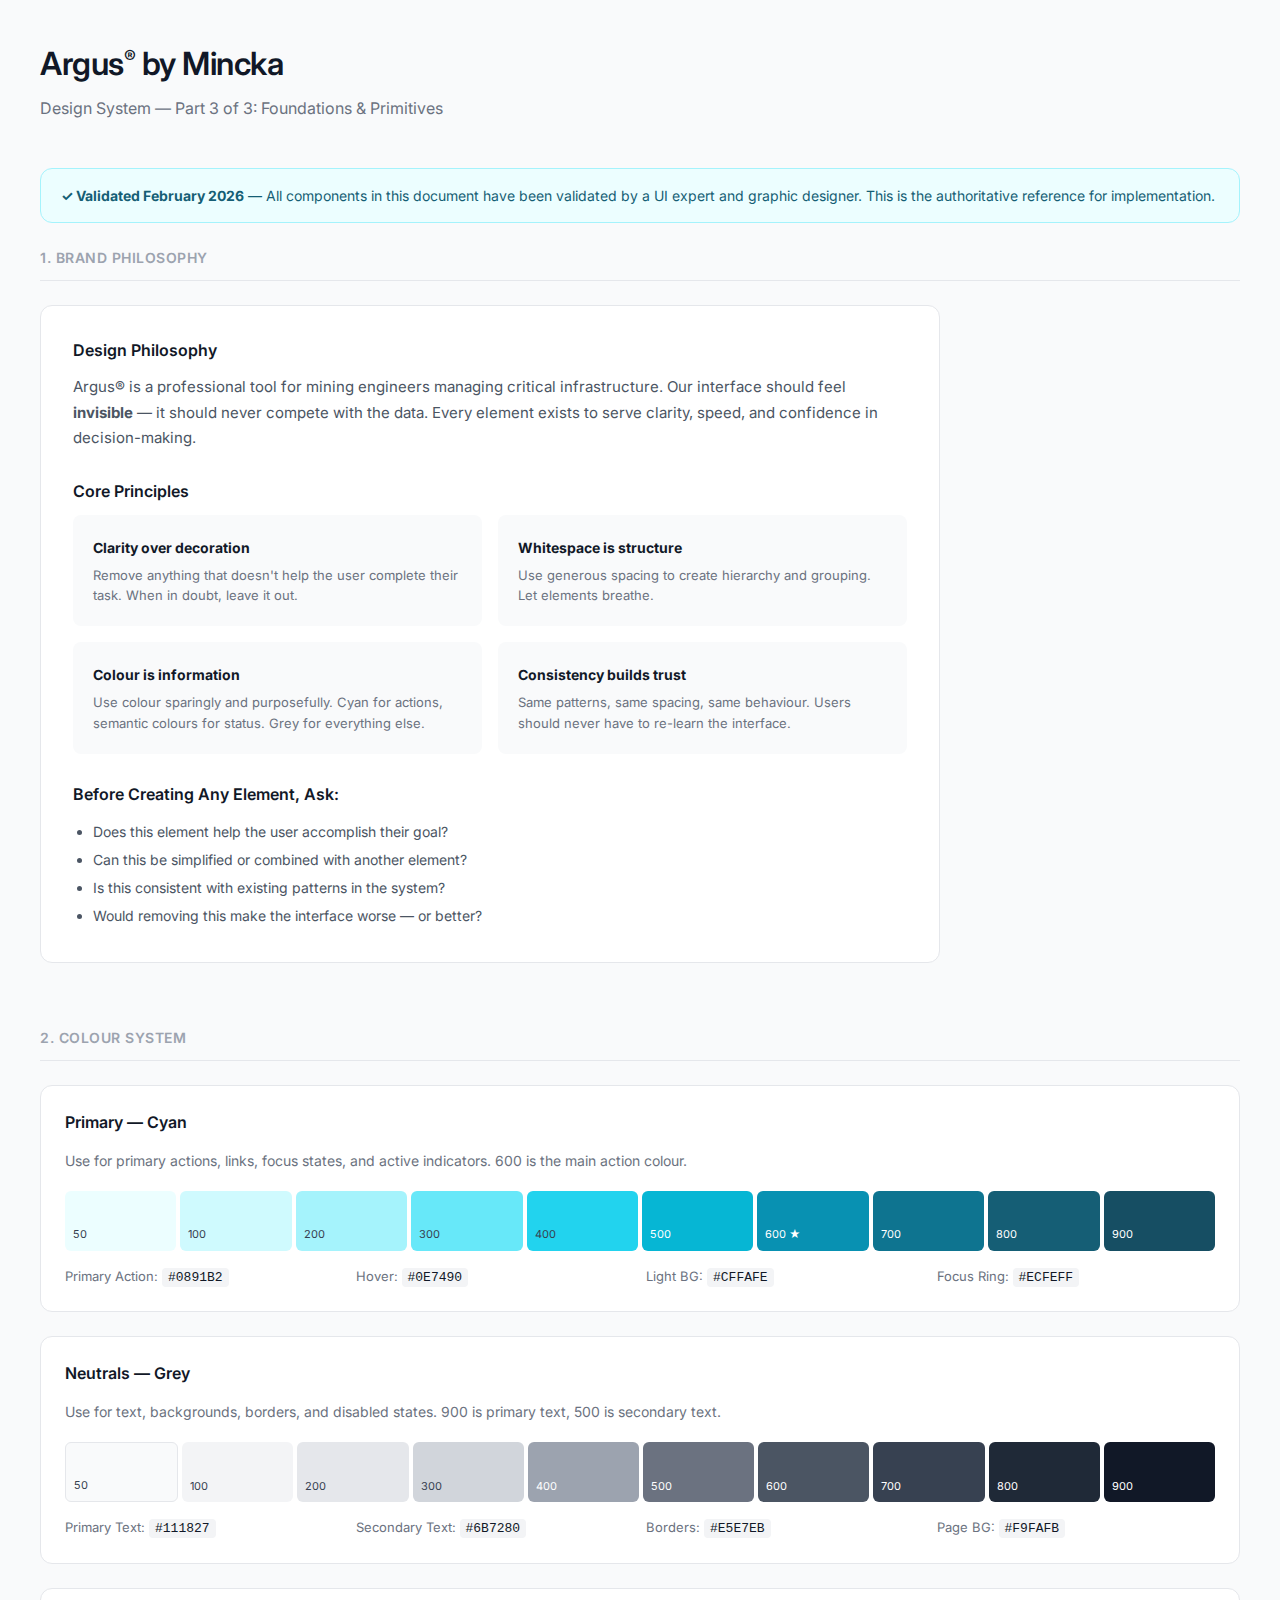
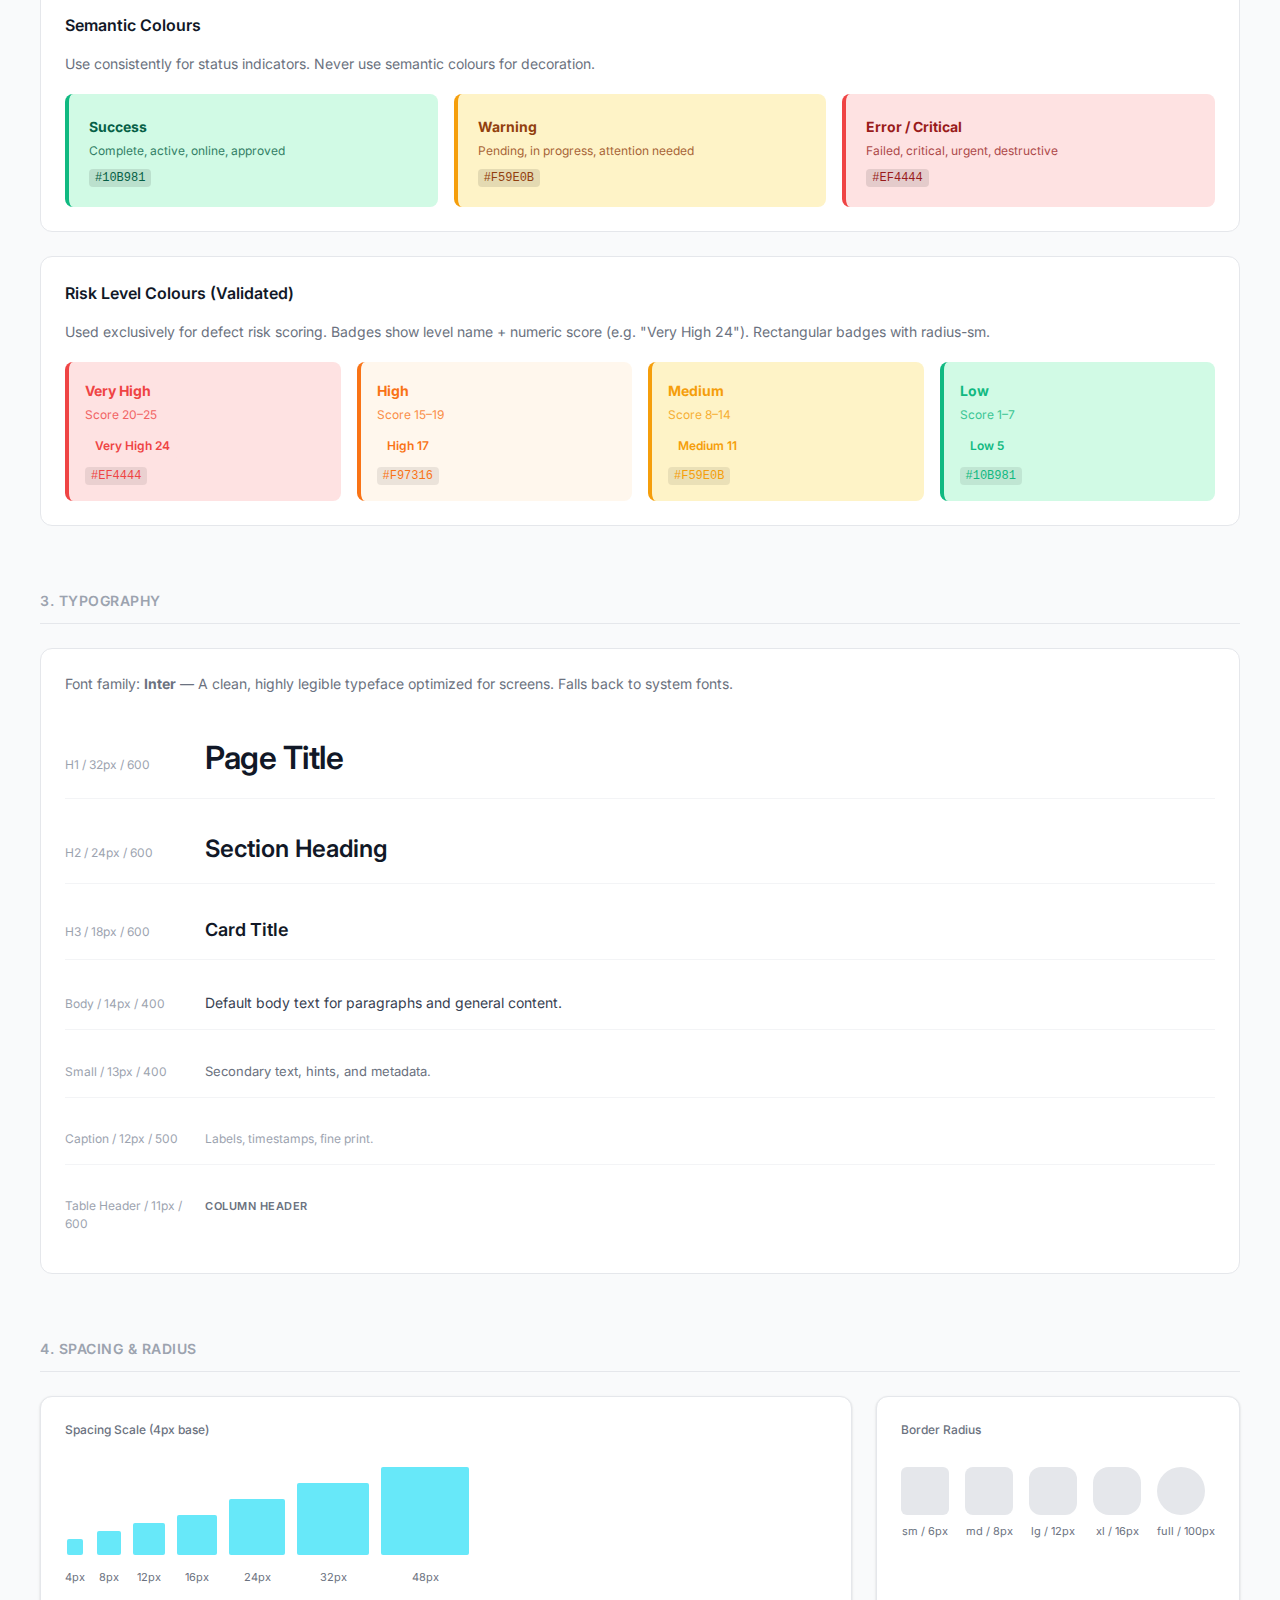
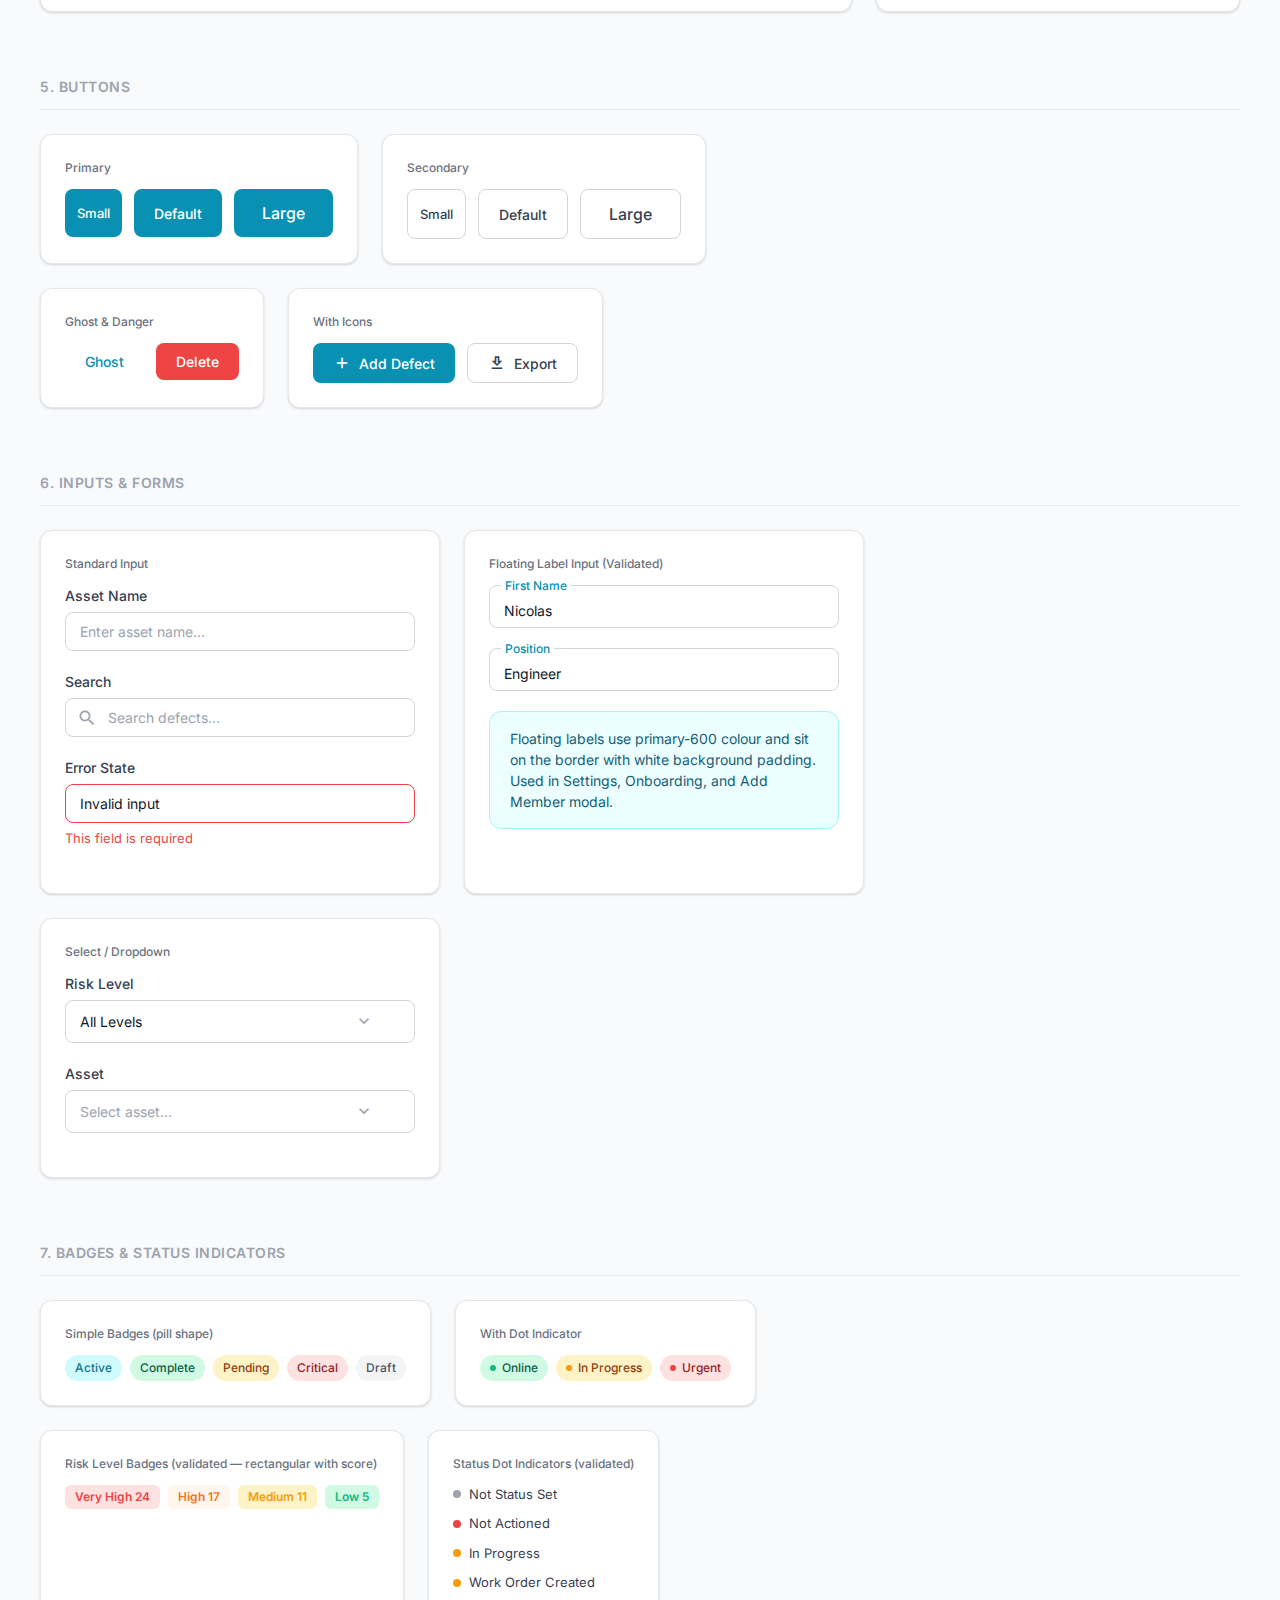
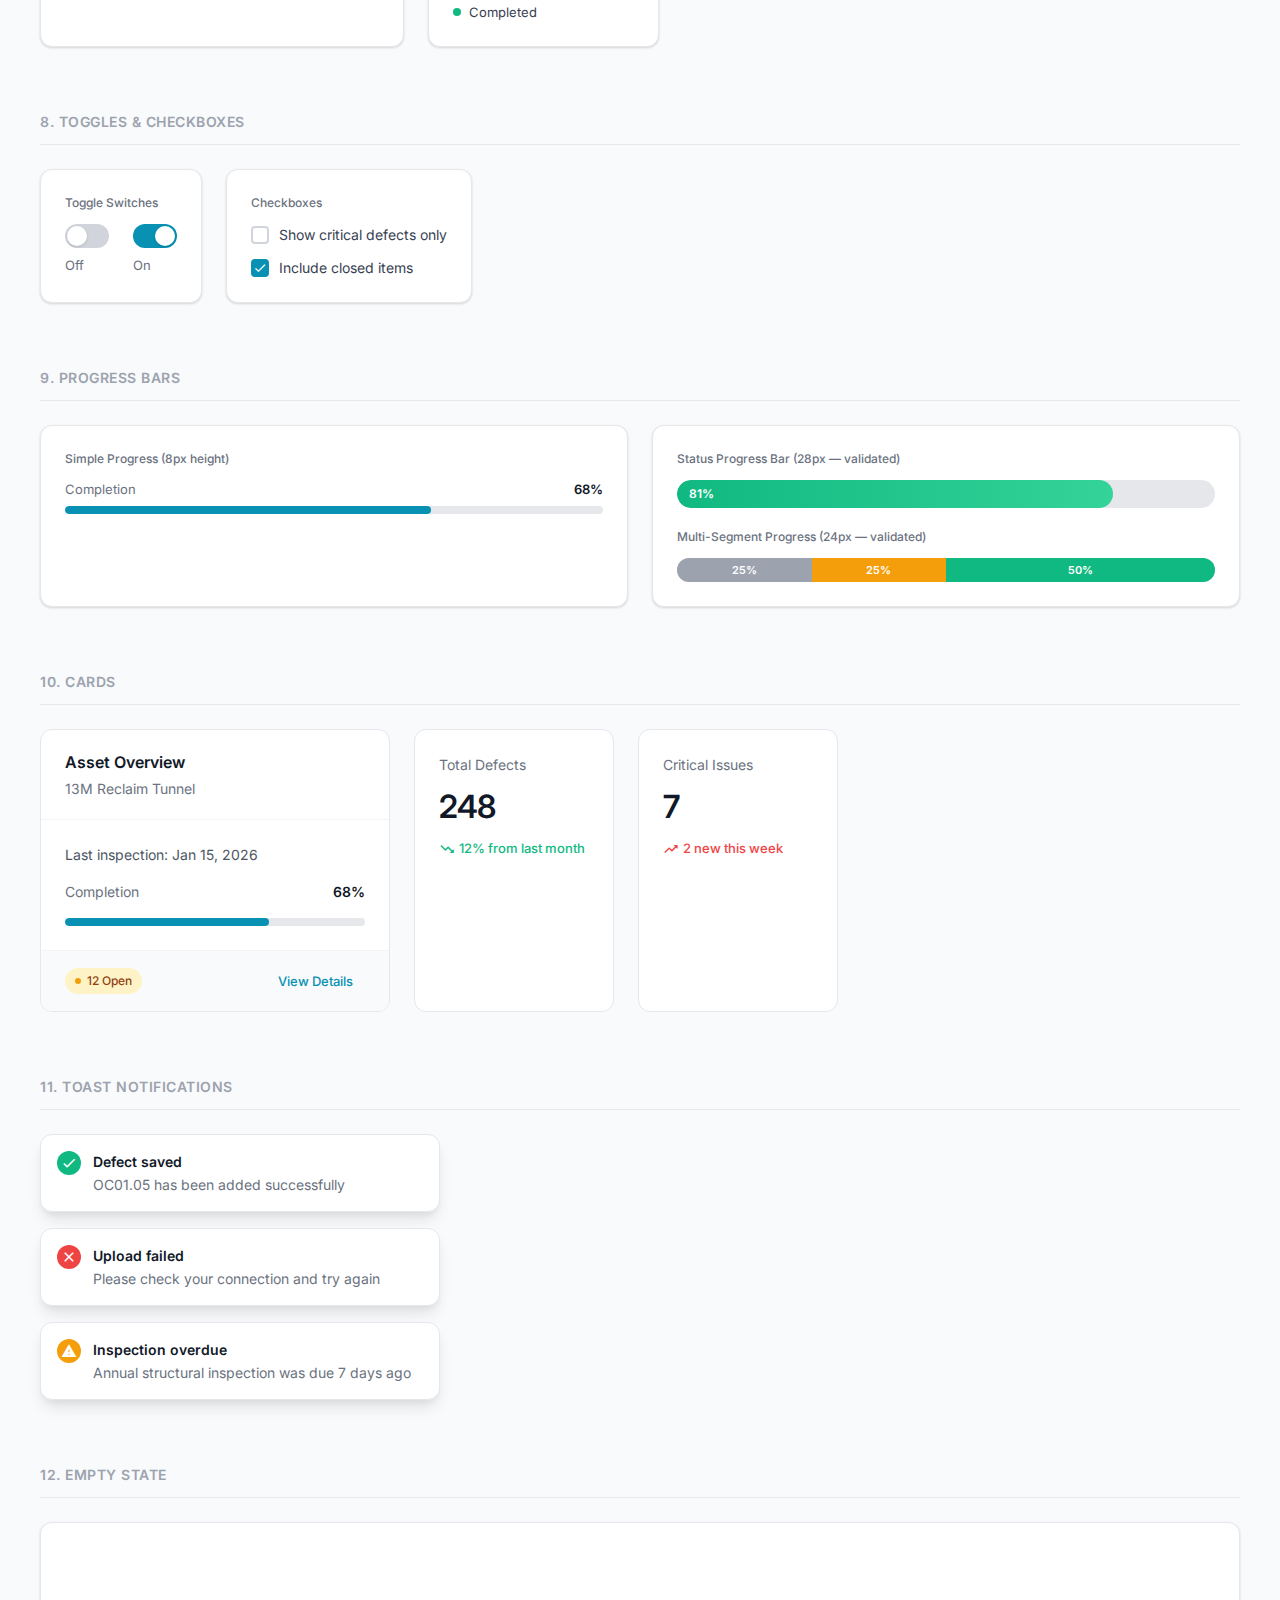
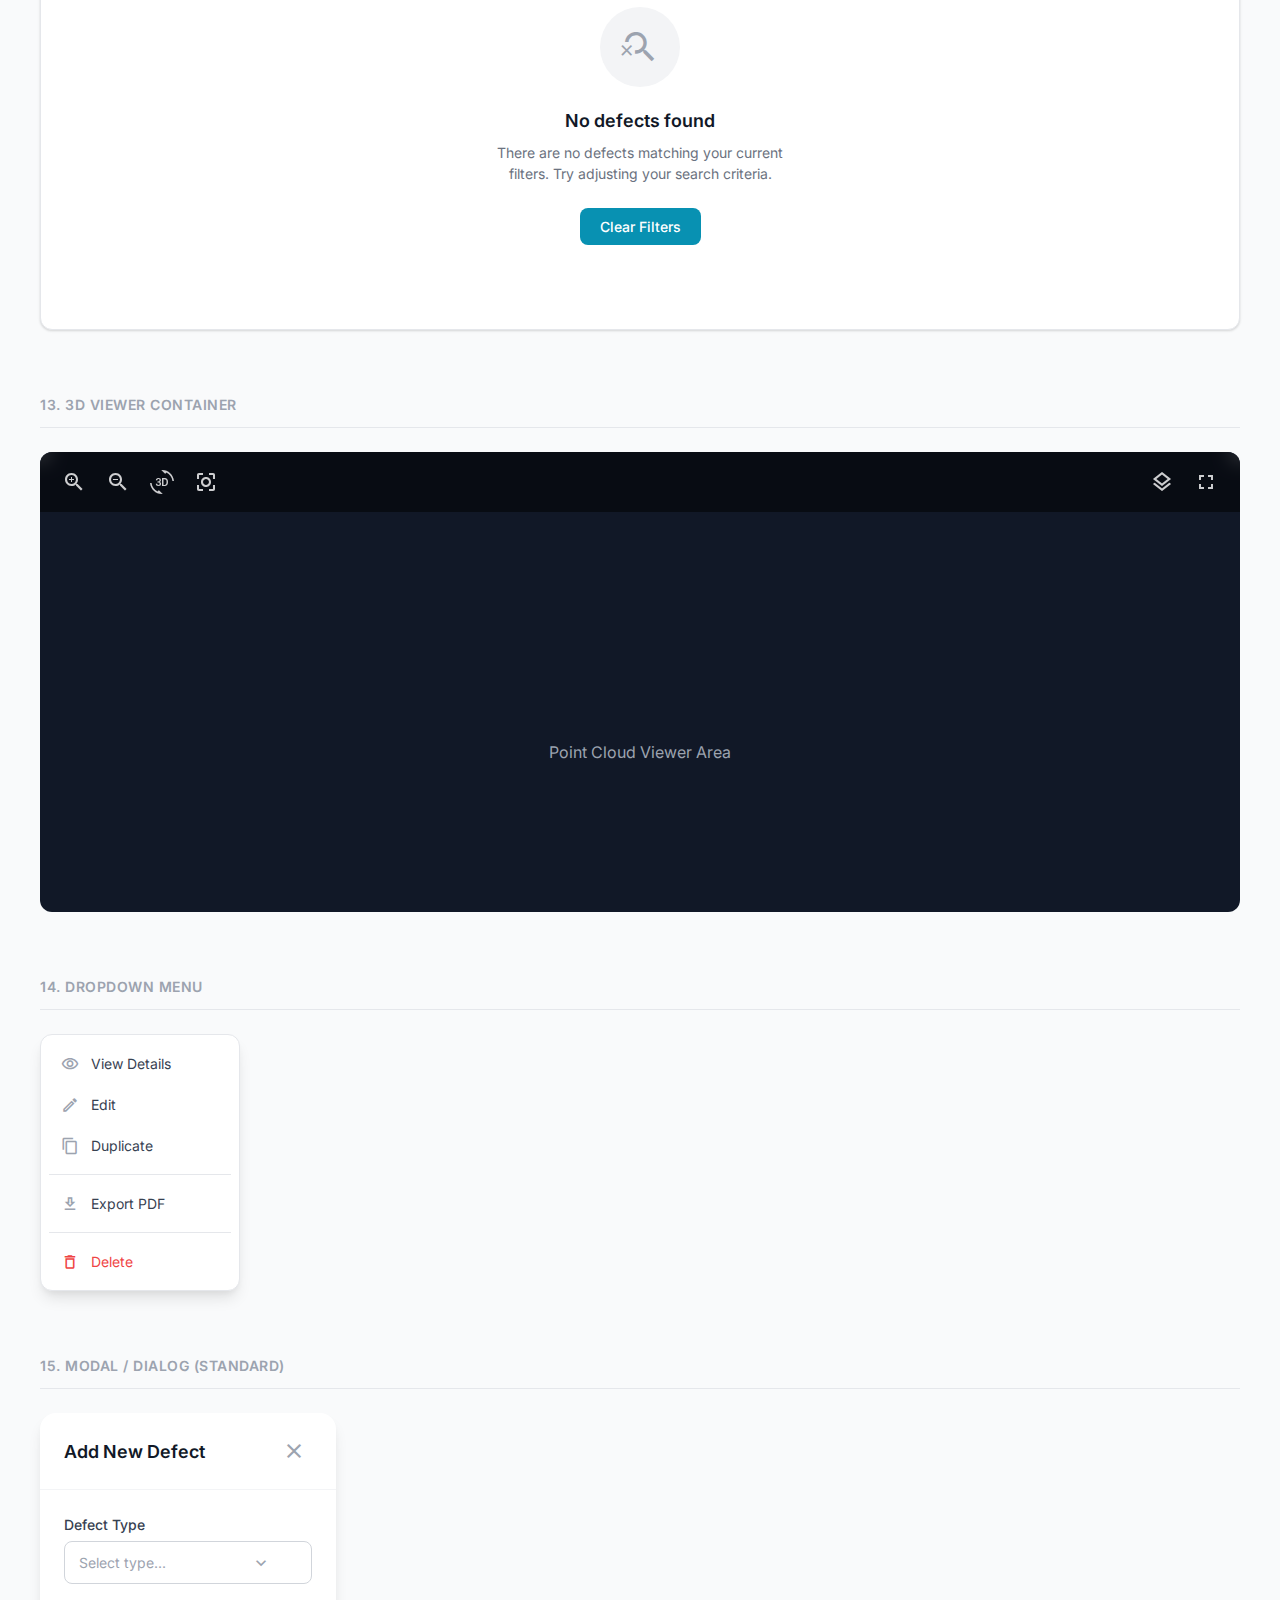
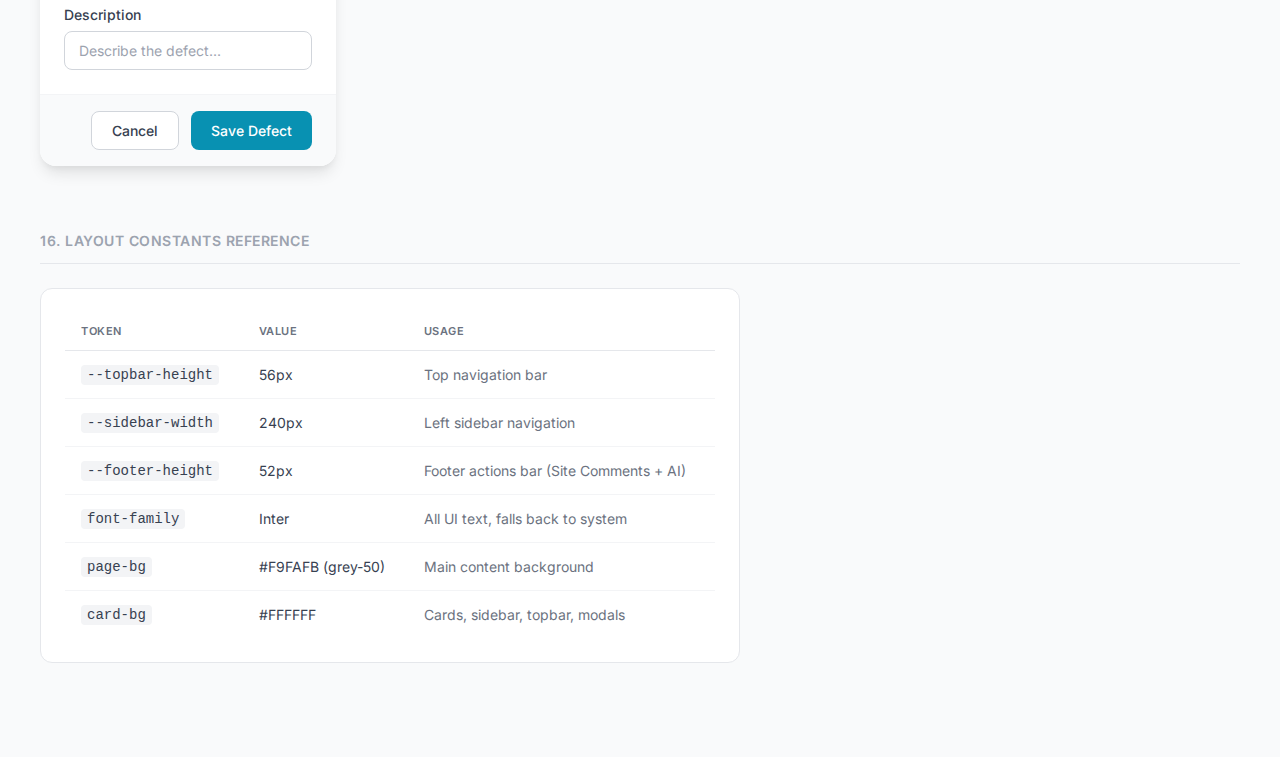
<file: desing-system/argus_design_system_part3.html>
<!DOCTYPE html>
<html lang="en">
<head>
    <meta charset="UTF-8">
    <meta name="viewport" content="width=device-width, initial-scale=1.0">
    <title>Argus® by Mincka — Design System Part 3: Foundations & Primitives</title>
    <link href="https://fonts.googleapis.com/css2?family=Inter:wght@300;400;500;600;700&display=swap" rel="stylesheet">
    <link href="https://fonts.googleapis.com/icon?family=Material+Icons+Outlined" rel="stylesheet">
    <style>
        /* ============================================
           DESIGN SYSTEM: Argus® by Mincka
           Part 3 of 3 — Foundations & Primitives
           Validated: February 2026
           ============================================ */
        
        :root {
            /* Primary — Cyan */
            --primary-50: #ECFEFF;
            --primary-100: #CFFAFE;
            --primary-200: #A5F3FC;
            --primary-300: #67E8F9;
            --primary-400: #22D3EE;
            --primary-500: #06B6D4;
            --primary-600: #0891B2;
            --primary-700: #0E7490;
            --primary-800: #155E75;
            --primary-900: #164E63;
            
            /* Neutrals — Clean greys */
            --grey-25: #FCFCFD;
            --grey-50: #F9FAFB;
            --grey-100: #F3F4F6;
            --grey-200: #E5E7EB;
            --grey-300: #D1D5DB;
            --grey-400: #9CA3AF;
            --grey-500: #6B7280;
            --grey-600: #4B5563;
            --grey-700: #374151;
            --grey-800: #1F2937;
            --grey-900: #111827;
            
            /* Semantic */
            --success: #10B981;
            --success-light: #D1FAE5;
            --warning: #F59E0B;
            --warning-light: #FEF3C7;
            --error: #EF4444;
            --error-light: #FEE2E2;
            --info: #3B82F6;
            --info-light: #DBEAFE;
            
            /* Risk Level Colors (validated) */
            --risk-very-high: #EF4444;
            --risk-very-high-bg: #FEE2E2;
            --risk-high: #F97316;
            --risk-high-bg: #FFF7ED;
            --risk-medium: #F59E0B;
            --risk-medium-bg: #FEF3C7;
            --risk-low: #10B981;
            --risk-low-bg: #D1FAE5;
            
            /* Shadows */
            --shadow-xs: 0 1px 2px rgba(0, 0, 0, 0.05);
            --shadow-sm: 0 1px 3px rgba(0, 0, 0, 0.1), 0 1px 2px rgba(0, 0, 0, 0.06);
            --shadow-md: 0 4px 6px -1px rgba(0, 0, 0, 0.1), 0 2px 4px -1px rgba(0, 0, 0, 0.06);
            --shadow-lg: 0 10px 15px -3px rgba(0, 0, 0, 0.1), 0 4px 6px -2px rgba(0, 0, 0, 0.05);
            --shadow-xl: 0 20px 25px -5px rgba(0, 0, 0, 0.1), 0 10px 10px -5px rgba(0, 0, 0, 0.04);
            
            /* Radius */
            --radius-sm: 6px;
            --radius-md: 8px;
            --radius-lg: 12px;
            --radius-xl: 16px;
            --radius-full: 100px;
            
            /* Transitions */
            --transition-fast: 150ms ease;
            --transition-base: 200ms ease;
            
            /* Layout */
            --sidebar-width: 240px;
            --topbar-height: 56px;
        }
        
        * { margin: 0; padding: 0; box-sizing: border-box; }
        
        body {
            font-family: 'Inter', -apple-system, BlinkMacSystemFont, sans-serif;
            background: var(--grey-50);
            color: var(--grey-900);
            line-height: 1.5;
            -webkit-font-smoothing: antialiased;
        }
        
        /* Demo layout */
        .demo-container { max-width: 1400px; margin: 0 auto; padding: 40px; }
        .demo-header { margin-bottom: 48px; }
        .demo-header h1 { font-size: 32px; font-weight: 600; color: var(--grey-900); margin-bottom: 8px; letter-spacing: -0.5px; }
        .demo-header p { font-size: 16px; color: var(--grey-500); }
        .demo-section { margin-bottom: 64px; }
        .demo-section-title { font-size: 14px; font-weight: 600; color: var(--grey-400); text-transform: uppercase; letter-spacing: 0.5px; margin-bottom: 24px; padding-bottom: 12px; border-bottom: 1px solid var(--grey-200); }
        .demo-row { display: flex; gap: 24px; flex-wrap: wrap; margin-bottom: 24px; }
        .demo-box { background: white; border-radius: var(--radius-lg); padding: 24px; box-shadow: var(--shadow-sm); border: 1px solid var(--grey-200); }
        .demo-label { font-size: 12px; font-weight: 500; color: var(--grey-500); margin-bottom: 12px; }
        .demo-note { background: var(--primary-50); border: 1px solid var(--primary-200); border-radius: var(--radius-lg); padding: 16px 20px; margin-bottom: 24px; }
        .demo-note p { font-size: 14px; color: var(--primary-800); margin: 0; }
        .flex { display: flex; }
        .items-center { align-items: center; }
        .justify-between { justify-content: space-between; }
        .gap-8 { gap: 8px; }
        .gap-12 { gap: 12px; }
        .gap-16 { gap: 16px; }
        .gap-24 { gap: 24px; }
        
        /* ============================================
           BUTTONS
           ============================================ */
        .btn {
            display: inline-flex; align-items: center; justify-content: center; gap: 8px;
            padding: 10px 20px; font-family: inherit; font-size: 14px; font-weight: 500;
            border-radius: var(--radius-md); border: none; cursor: pointer;
            transition: all var(--transition-fast); outline: none;
        }
        .btn:focus-visible { box-shadow: 0 0 0 3px var(--primary-200); }
        .btn-primary { background: var(--primary-600); color: white; }
        .btn-primary:hover { background: var(--primary-700); }
        .btn-primary:active { background: var(--primary-800); }
        .btn-secondary { background: white; color: var(--grey-700); border: 1px solid var(--grey-300); }
        .btn-secondary:hover { background: var(--grey-50); border-color: var(--grey-400); }
        .btn-ghost { background: transparent; color: var(--primary-600); }
        .btn-ghost:hover { background: var(--primary-50); }
        .btn-danger { background: var(--error); color: white; }
        .btn-danger:hover { background: #DC2626; }
        .btn-sm { padding: 6px 12px; font-size: 13px; }
        .btn-lg { padding: 14px 28px; font-size: 16px; }
        .btn-full { width: 100%; }
        .btn-icon { padding: 10px; }
        .btn-icon.btn-sm { padding: 6px; }
        
        /* ============================================
           INPUTS
           ============================================ */
        .input-group { margin-bottom: 20px; }
        .input-label { display: block; font-size: 14px; font-weight: 500; color: var(--grey-700); margin-bottom: 6px; }
        .input {
            width: 100%; padding: 10px 14px; font-family: inherit; font-size: 14px;
            color: var(--grey-900); background: white; border: 1px solid var(--grey-300);
            border-radius: var(--radius-md); transition: all var(--transition-fast); outline: none;
        }
        .input::placeholder { color: var(--grey-400); }
        .input:hover { border-color: var(--grey-400); }
        .input:focus { border-color: var(--primary-500); box-shadow: 0 0 0 3px var(--primary-100); }
        .input-error { border-color: var(--error); }
        .input-error:focus { box-shadow: 0 0 0 3px var(--error-light); }
        .input-hint { font-size: 13px; color: var(--grey-500); margin-top: 6px; }
        .input-error-text { font-size: 13px; color: var(--error); margin-top: 6px; }
        
        /* Search Input */
        .search-input-wrapper { position: relative; }
        .search-input-wrapper .material-icons-outlined {
            position: absolute; left: 12px; top: 50%; transform: translateY(-50%);
            color: var(--grey-400); font-size: 20px;
        }
        .search-input { padding-left: 42px; }
        
        /* Floating Label Input (validated) */
        .floating-input-group { position: relative; margin-bottom: 20px; }
        .floating-input {
            width: 100%; padding: 16px 14px 8px; font-family: inherit; font-size: 14px;
            color: var(--grey-900); background: white; border: 1px solid var(--grey-300);
            border-radius: var(--radius-md); transition: all var(--transition-fast); outline: none;
        }
        .floating-input:focus { border-color: var(--primary-500); box-shadow: 0 0 0 3px var(--primary-100); }
        .floating-label {
            position: absolute; top: -8px; left: 12px; font-size: 12px; font-weight: 500;
            color: var(--primary-600); background: white; padding: 0 4px;
        }
        
        /* ============================================
           SELECT / DROPDOWN
           ============================================ */
        .select-wrapper { position: relative; }
        .select-trigger {
            width: 100%; padding: 10px 40px 10px 14px; font-family: inherit; font-size: 14px;
            color: var(--grey-900); background: white; border: 1px solid var(--grey-300);
            border-radius: var(--radius-md); cursor: pointer; transition: all var(--transition-fast);
            outline: none; display: flex; align-items: center; justify-content: space-between; user-select: none;
        }
        .select-trigger:hover { border-color: var(--grey-400); }
        .select-trigger:focus, .select-trigger.open { border-color: var(--primary-500); box-shadow: 0 0 0 3px var(--primary-100); }
        .select-trigger .material-icons-outlined { font-size: 20px; color: var(--grey-400); transition: transform var(--transition-fast); }
        .select-trigger.open .material-icons-outlined { transform: rotate(180deg); }
        .select-placeholder { color: var(--grey-400); }
        .select-dropdown {
            position: absolute; top: calc(100% + 4px); left: 0; right: 0;
            background: white; border: 1px solid var(--grey-200); border-radius: var(--radius-md);
            box-shadow: var(--shadow-lg); z-index: 100; padding: 6px; display: none;
        }
        .select-dropdown.open { display: block; }
        .select-option {
            padding: 10px 12px; font-size: 14px; color: var(--grey-700); border-radius: var(--radius-sm);
            cursor: pointer; transition: all var(--transition-fast); display: flex; align-items: center; justify-content: space-between;
        }
        .select-option:hover { background: var(--grey-100); }
        .select-option.selected { background: var(--primary-50); color: var(--primary-700); }
        .select-option.selected .material-icons-outlined { color: var(--primary-600); font-size: 18px; }
        .select-option-group {
            padding: 8px 12px 4px; font-size: 11px; font-weight: 600; color: var(--grey-400);
            text-transform: uppercase; letter-spacing: 0.5px;
        }
        .select-divider { height: 1px; background: var(--grey-200); margin: 6px 0; }
        
        /* ============================================
           BADGES / CHIPS
           ============================================ */
        .badge {
            display: inline-flex; align-items: center; padding: 4px 10px;
            font-size: 12px; font-weight: 500; border-radius: var(--radius-full);
        }
        .badge-primary { background: var(--primary-100); color: var(--primary-700); }
        .badge-success { background: var(--success-light); color: #065F46; }
        .badge-warning { background: var(--warning-light); color: #92400E; }
        .badge-error { background: var(--error-light); color: #991B1B; }
        .badge-neutral { background: var(--grey-100); color: var(--grey-600); }
        .badge-dot { width: 6px; height: 6px; border-radius: 50%; margin-right: 6px; }
        .badge-success .badge-dot { background: var(--success); }
        .badge-warning .badge-dot { background: var(--warning); }
        .badge-error .badge-dot { background: var(--error); }
        
        /* Risk Level Badges (validated — rectangular, with numeric score) */
        .risk-badge {
            display: inline-flex; align-items: center; padding: 3px 10px;
            font-size: 12px; font-weight: 600; border-radius: var(--radius-sm); white-space: nowrap;
        }
        .risk-badge.very-high { background: var(--risk-very-high-bg); color: var(--risk-very-high); }
        .risk-badge.high { background: var(--risk-high-bg); color: var(--risk-high); }
        .risk-badge.medium { background: var(--risk-medium-bg); color: var(--risk-medium); }
        .risk-badge.low { background: var(--risk-low-bg); color: var(--risk-low); }
        
        /* Status Indicators (validated — dot + text) */
        .status-indicator { display: inline-flex; align-items: center; gap: 8px; font-size: 13px; color: var(--grey-700); }
        .status-dot { width: 8px; height: 8px; border-radius: 50%; flex-shrink: 0; }
        .status-dot.not-set { background: var(--grey-400); }
        .status-dot.not-actioned { background: var(--error); }
        .status-dot.in-progress { background: var(--warning); }
        .status-dot.work-order { background: var(--warning); }
        .status-dot.completed { background: var(--success); }
        
        /* ============================================
           TOGGLE / SWITCH
           ============================================ */
        .toggle {
            position: relative; width: 44px; height: 24px; background: var(--grey-300);
            border-radius: var(--radius-full); cursor: pointer; transition: all var(--transition-fast);
        }
        .toggle::after {
            content: ''; position: absolute; top: 2px; left: 2px; width: 20px; height: 20px;
            background: white; border-radius: 50%; box-shadow: var(--shadow-sm);
            transition: all var(--transition-fast);
        }
        .toggle.active { background: var(--primary-600); }
        .toggle.active::after { left: 22px; }
        
        /* ============================================
           CHECKBOX
           ============================================ */
        .checkbox-wrapper { display: flex; align-items: center; gap: 10px; cursor: pointer; }
        .checkbox {
            width: 18px; height: 18px; border: 2px solid var(--grey-300); border-radius: 4px;
            display: flex; align-items: center; justify-content: center;
            transition: all var(--transition-fast);
        }
        .checkbox.checked { background: var(--primary-600); border-color: var(--primary-600); }
        .checkbox .material-icons-outlined { font-size: 14px; color: white; opacity: 0; }
        .checkbox.checked .material-icons-outlined { opacity: 1; }
        .checkbox-label { font-size: 14px; color: var(--grey-700); }
        
        /* ============================================
           PROGRESS BARS
           ============================================ */
        /* Simple thin progress bar */
        .progress-bar { height: 8px; background: var(--grey-200); border-radius: var(--radius-full); overflow: hidden; }
        .progress-fill { height: 100%; background: var(--primary-600); border-radius: var(--radius-full); transition: width var(--transition-base); }
        
        /* Status progress bar (thicker, with label inside — validated) */
        .status-progress-bar { height: 28px; background: var(--grey-200); border-radius: var(--radius-full); overflow: hidden; position: relative; }
        .status-progress-fill {
            height: 100%; background: linear-gradient(90deg, var(--success) 0%, #34D399 100%);
            border-radius: var(--radius-full); display: flex; align-items: center;
            padding-left: 12px; font-size: 12px; font-weight: 600; color: white;
        }
        
        /* Multi-segment progress bar (validated — for Tasks) */
        .multi-progress-bar { height: 24px; display: flex; border-radius: var(--radius-full); overflow: hidden; background: var(--grey-200); }
        .multi-progress-segment {
            height: 100%; display: flex; align-items: center; justify-content: center;
            font-size: 11px; font-weight: 600; color: white;
        }
        .multi-progress-segment.not-started { background: var(--grey-400); }
        .multi-progress-segment.in-progress { background: var(--warning); }
        .multi-progress-segment.completed { background: var(--success); }
        
        /* ============================================
           CARDS
           ============================================ */
        .card {
            background: white; border-radius: var(--radius-lg); border: 1px solid var(--grey-200);
            overflow: hidden; transition: all var(--transition-base);
        }
        .card:hover { box-shadow: var(--shadow-md); }
        .card-clickable { cursor: pointer; }
        .card-clickable:hover { border-color: var(--primary-300); }
        .card-header { padding: 20px 24px; border-bottom: 1px solid var(--grey-100); }
        .card-title { font-size: 16px; font-weight: 600; color: var(--grey-900); }
        .card-subtitle { font-size: 14px; color: var(--grey-500); margin-top: 4px; }
        .card-body { padding: 24px; }
        .card-footer { padding: 16px 24px; background: var(--grey-50); border-top: 1px solid var(--grey-100); }
        
        /* Stat Card */
        .stat-card { background: white; border-radius: var(--radius-lg); border: 1px solid var(--grey-200); padding: 24px; }
        .stat-label { font-size: 14px; color: var(--grey-500); margin-bottom: 8px; }
        .stat-value { font-size: 32px; font-weight: 600; color: var(--grey-900); letter-spacing: -1px; }
        .stat-change { display: inline-flex; align-items: center; gap: 4px; font-size: 13px; font-weight: 500; margin-top: 8px; }
        .stat-change.positive { color: var(--success); }
        .stat-change.negative { color: var(--error); }
        
        /* ============================================
           TABS
           ============================================ */
        .tabs { display: flex; gap: 0; border-bottom: 1px solid var(--grey-200); }
        .tab {
            padding: 12px 20px; font-size: 14px; font-weight: 500; color: var(--grey-500);
            cursor: pointer; border-bottom: 2px solid transparent; margin-bottom: -1px;
            transition: all var(--transition-fast);
        }
        .tab:hover { color: var(--grey-700); }
        .tab.active { color: var(--primary-600); border-bottom-color: var(--primary-600); }
        
        /* ============================================
           AVATAR
           ============================================ */
        .avatar {
            width: 40px; height: 40px; border-radius: 50%; background: var(--grey-200);
            display: flex; align-items: center; justify-content: center;
            font-weight: 600; color: var(--grey-600); overflow: hidden;
        }
        .avatar img { width: 100%; height: 100%; object-fit: cover; }
        .avatar-sm { width: 32px; height: 32px; font-size: 12px; }
        .avatar-lg { width: 56px; height: 56px; font-size: 20px; }
        .avatar-group { display: flex; }
        .avatar-group .avatar { border: 2px solid white; margin-left: -8px; }
        .avatar-group .avatar:first-child { margin-left: 0; }
        
        /* ============================================
           MODAL
           ============================================ */
        .modal-demo { background: white; border-radius: var(--radius-xl); box-shadow: var(--shadow-lg); max-width: 480px; overflow: hidden; }
        .modal-header { display: flex; align-items: center; justify-content: space-between; padding: 20px 24px; border-bottom: 1px solid var(--grey-100); }
        .modal-title { font-size: 18px; font-weight: 600; color: var(--grey-900); }
        .modal-close {
            width: 36px; height: 36px; display: flex; align-items: center; justify-content: center;
            border-radius: 50%; color: var(--grey-400); cursor: pointer; transition: all var(--transition-fast);
        }
        .modal-close:hover { background: var(--grey-100); color: var(--grey-600); }
        .modal-body { padding: 24px; }
        .modal-footer {
            display: flex; justify-content: flex-end; gap: 12px; padding: 16px 24px;
            background: var(--grey-50); border-top: 1px solid var(--grey-100);
        }
        
        /* ============================================
           TOAST / NOTIFICATION
           ============================================ */
        .toast {
            display: flex; align-items: flex-start; gap: 12px; padding: 16px;
            background: white; border-radius: var(--radius-lg); box-shadow: var(--shadow-lg);
            border: 1px solid var(--grey-200); max-width: 400px;
        }
        .toast-icon {
            width: 24px; height: 24px; border-radius: 50%;
            display: flex; align-items: center; justify-content: center; flex-shrink: 0;
        }
        .toast-icon .material-icons-outlined { font-size: 16px; color: white; }
        .toast-success .toast-icon { background: var(--success); }
        .toast-error .toast-icon { background: var(--error); }
        .toast-warning .toast-icon { background: var(--warning); }
        .toast-content { flex: 1; }
        .toast-title { font-size: 14px; font-weight: 600; color: var(--grey-900); margin-bottom: 2px; }
        .toast-message { font-size: 14px; color: var(--grey-500); }
        
        /* ============================================
           EMPTY STATE
           ============================================ */
        .empty-state { text-align: center; padding: 60px 40px; }
        .empty-state-icon {
            width: 80px; height: 80px; background: var(--grey-100); border-radius: 50%;
            display: flex; align-items: center; justify-content: center; margin: 0 auto 20px;
        }
        .empty-state-icon .material-icons-outlined { font-size: 40px; color: var(--grey-400); }
        .empty-state-title { font-size: 18px; font-weight: 600; color: var(--grey-900); margin-bottom: 8px; }
        .empty-state-text { font-size: 14px; color: var(--grey-500); margin-bottom: 24px; max-width: 320px; margin-left: auto; margin-right: auto; }
        
        /* ============================================
           3D VIEWER CONTAINER
           ============================================ */
        .viewer-container { background: var(--grey-900); border-radius: var(--radius-lg); overflow: hidden; position: relative; }
        .viewer-toolbar {
            display: flex; align-items: center; justify-content: space-between;
            padding: 12px 16px; background: rgba(0, 0, 0, 0.5); backdrop-filter: blur(10px);
        }
        .viewer-toolbar-left, .viewer-toolbar-right { display: flex; gap: 8px; }
        .viewer-btn {
            width: 36px; height: 36px; display: flex; align-items: center; justify-content: center;
            border-radius: var(--radius-md); color: white; opacity: 0.8;
            cursor: pointer; transition: all var(--transition-fast);
        }
        .viewer-btn:hover { background: rgba(255, 255, 255, 0.1); opacity: 1; }
        .viewer-content { height: 400px; display: flex; align-items: center; justify-content: center; color: var(--grey-400); }
        .viewer-content .material-icons-outlined { font-size: 64px; margin-bottom: 16px; }
        
        /* ============================================
           DROPDOWN MENU
           ============================================ */
        .dropdown-menu {
            background: white; border-radius: var(--radius-lg); box-shadow: var(--shadow-lg);
            border: 1px solid var(--grey-200); padding: 8px; min-width: 200px;
        }
        .dropdown-item {
            display: flex; align-items: center; gap: 12px; padding: 10px 12px; font-size: 14px;
            color: var(--grey-700); border-radius: var(--radius-md); cursor: pointer;
            transition: all var(--transition-fast);
        }
        .dropdown-item:hover { background: var(--grey-100); }
        .dropdown-item .material-icons-outlined { font-size: 18px; color: var(--grey-400); }
        .dropdown-divider { height: 1px; background: var(--grey-200); margin: 8px 0; }
        .dropdown-item.danger { color: var(--error); }
        .dropdown-item.danger .material-icons-outlined { color: var(--error); }
    </style>
</head>
<body>
    <div class="demo-container">
        
        <!-- HEADER -->
        <div class="demo-header">
            <h1>Argus<sup style="font-size: 18px;">®</sup> by Mincka</h1>
            <p>Design System — Part 3 of 3: Foundations & Primitives</p>
        </div>
        
        <div class="demo-note">
            <p><strong>✓ Validated February 2026</strong> — All components in this document have been validated by a UI expert and graphic designer. This is the authoritative reference for implementation.</p>
        </div>
        
        <!-- ============================================
             BRAND PHILOSOPHY
             ============================================ -->
        <div class="demo-section">
            <div class="demo-section-title">1. Brand Philosophy</div>
            <div style="background: white; border-radius: var(--radius-lg); padding: 32px; border: 1px solid var(--grey-200); max-width: 900px;">
                
                <div style="margin-bottom: 28px;">
                    <h3 style="font-size: 16px; font-weight: 600; color: var(--grey-900); margin-bottom: 12px;">Design Philosophy</h3>
                    <p style="font-size: 15px; color: var(--grey-600); line-height: 1.7;">
                        Argus® is a professional tool for mining engineers managing critical infrastructure. Our interface should feel <strong>invisible</strong> — it should never compete with the data. Every element exists to serve clarity, speed, and confidence in decision-making.
                    </p>
                </div>
                
                <div style="margin-bottom: 28px;">
                    <h3 style="font-size: 16px; font-weight: 600; color: var(--grey-900); margin-bottom: 12px;">Core Principles</h3>
                    <div style="display: grid; grid-template-columns: repeat(2, 1fr); gap: 16px;">
                        <div style="padding: 20px; background: var(--grey-50); border-radius: var(--radius-md);">
                            <strong style="font-size: 14px; color: var(--grey-900);">Clarity over decoration</strong>
                            <p style="font-size: 13px; color: var(--grey-500); margin-top: 6px; line-height: 1.6;">Remove anything that doesn't help the user complete their task. When in doubt, leave it out.</p>
                        </div>
                        <div style="padding: 20px; background: var(--grey-50); border-radius: var(--radius-md);">
                            <strong style="font-size: 14px; color: var(--grey-900);">Whitespace is structure</strong>
                            <p style="font-size: 13px; color: var(--grey-500); margin-top: 6px; line-height: 1.6;">Use generous spacing to create hierarchy and grouping. Let elements breathe.</p>
                        </div>
                        <div style="padding: 20px; background: var(--grey-50); border-radius: var(--radius-md);">
                            <strong style="font-size: 14px; color: var(--grey-900);">Colour is information</strong>
                            <p style="font-size: 13px; color: var(--grey-500); margin-top: 6px; line-height: 1.6;">Use colour sparingly and purposefully. Cyan for actions, semantic colours for status. Grey for everything else.</p>
                        </div>
                        <div style="padding: 20px; background: var(--grey-50); border-radius: var(--radius-md);">
                            <strong style="font-size: 14px; color: var(--grey-900);">Consistency builds trust</strong>
                            <p style="font-size: 13px; color: var(--grey-500); margin-top: 6px; line-height: 1.6;">Same patterns, same spacing, same behaviour. Users should never have to re-learn the interface.</p>
                        </div>
                    </div>
                </div>
                
                <div>
                    <h3 style="font-size: 16px; font-weight: 600; color: var(--grey-900); margin-bottom: 12px;">Before Creating Any Element, Ask:</h3>
                    <ul style="font-size: 14px; color: var(--grey-600); line-height: 2; padding-left: 20px;">
                        <li>Does this element help the user accomplish their goal?</li>
                        <li>Can this be simplified or combined with another element?</li>
                        <li>Is this consistent with existing patterns in the system?</li>
                        <li>Would removing this make the interface worse — or better?</li>
                    </ul>
                </div>
            </div>
        </div>
        
        <!-- ============================================
             COLOUR SYSTEM
             ============================================ -->
        <div class="demo-section">
            <div class="demo-section-title">2. Colour System</div>
            
            <!-- Primary Cyan -->
            <div style="background: white; border-radius: var(--radius-lg); padding: 24px; border: 1px solid var(--grey-200); margin-bottom: 24px;">
                <h3 style="font-size: 16px; font-weight: 600; color: var(--grey-900); margin-bottom: 16px;">Primary — Cyan</h3>
                <p style="font-size: 14px; color: var(--grey-500); margin-bottom: 20px;">Use for primary actions, links, focus states, and active indicators. 600 is the main action colour.</p>
                <div style="display: flex; gap: 4px; margin-bottom: 16px;">
                    <div style="flex: 1; height: 60px; background: var(--primary-50); border-radius: var(--radius-sm); display: flex; align-items: flex-end; padding: 8px;"><span style="font-size: 11px; color: var(--grey-700);">50</span></div>
                    <div style="flex: 1; height: 60px; background: var(--primary-100); border-radius: var(--radius-sm); display: flex; align-items: flex-end; padding: 8px;"><span style="font-size: 11px; color: var(--grey-700);">100</span></div>
                    <div style="flex: 1; height: 60px; background: var(--primary-200); border-radius: var(--radius-sm); display: flex; align-items: flex-end; padding: 8px;"><span style="font-size: 11px; color: var(--grey-700);">200</span></div>
                    <div style="flex: 1; height: 60px; background: var(--primary-300); border-radius: var(--radius-sm); display: flex; align-items: flex-end; padding: 8px;"><span style="font-size: 11px; color: var(--grey-700);">300</span></div>
                    <div style="flex: 1; height: 60px; background: var(--primary-400); border-radius: var(--radius-sm); display: flex; align-items: flex-end; padding: 8px;"><span style="font-size: 11px; color: var(--grey-700);">400</span></div>
                    <div style="flex: 1; height: 60px; background: var(--primary-500); border-radius: var(--radius-sm); display: flex; align-items: flex-end; padding: 8px;"><span style="font-size: 11px; color: white;">500</span></div>
                    <div style="flex: 1; height: 60px; background: var(--primary-600); border-radius: var(--radius-sm); display: flex; align-items: flex-end; padding: 8px; position: relative;"><span style="font-size: 11px; color: white;">600 ★</span></div>
                    <div style="flex: 1; height: 60px; background: var(--primary-700); border-radius: var(--radius-sm); display: flex; align-items: flex-end; padding: 8px;"><span style="font-size: 11px; color: white;">700</span></div>
                    <div style="flex: 1; height: 60px; background: var(--primary-800); border-radius: var(--radius-sm); display: flex; align-items: flex-end; padding: 8px;"><span style="font-size: 11px; color: white;">800</span></div>
                    <div style="flex: 1; height: 60px; background: var(--primary-900); border-radius: var(--radius-sm); display: flex; align-items: flex-end; padding: 8px;"><span style="font-size: 11px; color: white;">900</span></div>
                </div>
                <div style="display: grid; grid-template-columns: repeat(4, 1fr); gap: 12px; font-size: 13px;">
                    <div><span style="color: var(--grey-500);">Primary Action:</span> <code style="background: var(--grey-100); padding: 2px 6px; border-radius: 4px;">#0891B2</code></div>
                    <div><span style="color: var(--grey-500);">Hover:</span> <code style="background: var(--grey-100); padding: 2px 6px; border-radius: 4px;">#0E7490</code></div>
                    <div><span style="color: var(--grey-500);">Light BG:</span> <code style="background: var(--grey-100); padding: 2px 6px; border-radius: 4px;">#CFFAFE</code></div>
                    <div><span style="color: var(--grey-500);">Focus Ring:</span> <code style="background: var(--grey-100); padding: 2px 6px; border-radius: 4px;">#ECFEFF</code></div>
                </div>
            </div>
            
            <!-- Neutrals -->
            <div style="background: white; border-radius: var(--radius-lg); padding: 24px; border: 1px solid var(--grey-200); margin-bottom: 24px;">
                <h3 style="font-size: 16px; font-weight: 600; color: var(--grey-900); margin-bottom: 16px;">Neutrals — Grey</h3>
                <p style="font-size: 14px; color: var(--grey-500); margin-bottom: 20px;">Use for text, backgrounds, borders, and disabled states. 900 is primary text, 500 is secondary text.</p>
                <div style="display: flex; gap: 4px; margin-bottom: 16px;">
                    <div style="flex: 1; height: 60px; background: var(--grey-50); border-radius: var(--radius-sm); display: flex; align-items: flex-end; padding: 8px; border: 1px solid var(--grey-200);"><span style="font-size: 11px; color: var(--grey-700);">50</span></div>
                    <div style="flex: 1; height: 60px; background: var(--grey-100); border-radius: var(--radius-sm); display: flex; align-items: flex-end; padding: 8px;"><span style="font-size: 11px; color: var(--grey-700);">100</span></div>
                    <div style="flex: 1; height: 60px; background: var(--grey-200); border-radius: var(--radius-sm); display: flex; align-items: flex-end; padding: 8px;"><span style="font-size: 11px; color: var(--grey-700);">200</span></div>
                    <div style="flex: 1; height: 60px; background: var(--grey-300); border-radius: var(--radius-sm); display: flex; align-items: flex-end; padding: 8px;"><span style="font-size: 11px; color: var(--grey-700);">300</span></div>
                    <div style="flex: 1; height: 60px; background: var(--grey-400); border-radius: var(--radius-sm); display: flex; align-items: flex-end; padding: 8px;"><span style="font-size: 11px; color: white;">400</span></div>
                    <div style="flex: 1; height: 60px; background: var(--grey-500); border-radius: var(--radius-sm); display: flex; align-items: flex-end; padding: 8px;"><span style="font-size: 11px; color: white;">500</span></div>
                    <div style="flex: 1; height: 60px; background: var(--grey-600); border-radius: var(--radius-sm); display: flex; align-items: flex-end; padding: 8px;"><span style="font-size: 11px; color: white;">600</span></div>
                    <div style="flex: 1; height: 60px; background: var(--grey-700); border-radius: var(--radius-sm); display: flex; align-items: flex-end; padding: 8px;"><span style="font-size: 11px; color: white;">700</span></div>
                    <div style="flex: 1; height: 60px; background: var(--grey-800); border-radius: var(--radius-sm); display: flex; align-items: flex-end; padding: 8px;"><span style="font-size: 11px; color: white;">800</span></div>
                    <div style="flex: 1; height: 60px; background: var(--grey-900); border-radius: var(--radius-sm); display: flex; align-items: flex-end; padding: 8px;"><span style="font-size: 11px; color: white;">900</span></div>
                </div>
                <div style="display: grid; grid-template-columns: repeat(4, 1fr); gap: 12px; font-size: 13px;">
                    <div><span style="color: var(--grey-500);">Primary Text:</span> <code style="background: var(--grey-100); padding: 2px 6px; border-radius: 4px;">#111827</code></div>
                    <div><span style="color: var(--grey-500);">Secondary Text:</span> <code style="background: var(--grey-100); padding: 2px 6px; border-radius: 4px;">#6B7280</code></div>
                    <div><span style="color: var(--grey-500);">Borders:</span> <code style="background: var(--grey-100); padding: 2px 6px; border-radius: 4px;">#E5E7EB</code></div>
                    <div><span style="color: var(--grey-500);">Page BG:</span> <code style="background: var(--grey-100); padding: 2px 6px; border-radius: 4px;">#F9FAFB</code></div>
                </div>
            </div>
            
            <!-- Semantic + Risk Colors -->
            <div style="background: white; border-radius: var(--radius-lg); padding: 24px; border: 1px solid var(--grey-200); margin-bottom: 24px;">
                <h3 style="font-size: 16px; font-weight: 600; color: var(--grey-900); margin-bottom: 16px;">Semantic Colours</h3>
                <p style="font-size: 14px; color: var(--grey-500); margin-bottom: 20px;">Use consistently for status indicators. Never use semantic colours for decoration.</p>
                <div style="display: grid; grid-template-columns: repeat(3, 1fr); gap: 16px;">
                    <div style="padding: 20px; background: var(--success-light); border-radius: var(--radius-md); border-left: 4px solid var(--success);">
                        <strong style="font-size: 14px; color: #065F46;">Success</strong>
                        <p style="font-size: 12px; color: #065F46; margin-top: 4px; opacity: 0.8;">Complete, active, online, approved</p>
                        <p style="font-size: 12px; color: #065F46; margin-top: 8px;"><code style="background: rgba(0,0,0,0.1); padding: 2px 6px; border-radius: 4px;">#10B981</code></p>
                    </div>
                    <div style="padding: 20px; background: var(--warning-light); border-radius: var(--radius-md); border-left: 4px solid var(--warning);">
                        <strong style="font-size: 14px; color: #92400E;">Warning</strong>
                        <p style="font-size: 12px; color: #92400E; margin-top: 4px; opacity: 0.8;">Pending, in progress, attention needed</p>
                        <p style="font-size: 12px; color: #92400E; margin-top: 8px;"><code style="background: rgba(0,0,0,0.1); padding: 2px 6px; border-radius: 4px;">#F59E0B</code></p>
                    </div>
                    <div style="padding: 20px; background: var(--error-light); border-radius: var(--radius-md); border-left: 4px solid var(--error);">
                        <strong style="font-size: 14px; color: #991B1B;">Error / Critical</strong>
                        <p style="font-size: 12px; color: #991B1B; margin-top: 4px; opacity: 0.8;">Failed, critical, urgent, destructive</p>
                        <p style="font-size: 12px; color: #991B1B; margin-top: 8px;"><code style="background: rgba(0,0,0,0.1); padding: 2px 6px; border-radius: 4px;">#EF4444</code></p>
                    </div>
                </div>
            </div>
            
            <!-- Risk Level Colors (NEW — validated) -->
            <div style="background: white; border-radius: var(--radius-lg); padding: 24px; border: 1px solid var(--grey-200);">
                <h3 style="font-size: 16px; font-weight: 600; color: var(--grey-900); margin-bottom: 16px;">Risk Level Colours (Validated)</h3>
                <p style="font-size: 14px; color: var(--grey-500); margin-bottom: 20px;">Used exclusively for defect risk scoring. Badges show level name + numeric score (e.g. "Very High 24"). Rectangular badges with radius-sm.</p>
                <div style="display: grid; grid-template-columns: repeat(4, 1fr); gap: 16px;">
                    <div style="padding: 16px; background: var(--risk-very-high-bg); border-radius: var(--radius-md); border-left: 4px solid var(--risk-very-high);">
                        <strong style="font-size: 14px; color: var(--risk-very-high);">Very High</strong>
                        <p style="font-size: 12px; color: var(--risk-very-high); margin-top: 4px; opacity: 0.8;">Score 20–25</p>
                        <div style="margin-top: 8px;"><span class="risk-badge very-high">Very High 24</span></div>
                        <p style="font-size: 12px; color: var(--risk-very-high); margin-top: 8px;"><code style="background: rgba(0,0,0,0.08); padding: 2px 6px; border-radius: 4px;">#EF4444</code></p>
                    </div>
                    <div style="padding: 16px; background: var(--risk-high-bg); border-radius: var(--radius-md); border-left: 4px solid var(--risk-high);">
                        <strong style="font-size: 14px; color: var(--risk-high);">High</strong>
                        <p style="font-size: 12px; color: var(--risk-high); margin-top: 4px; opacity: 0.8;">Score 15–19</p>
                        <div style="margin-top: 8px;"><span class="risk-badge high">High 17</span></div>
                        <p style="font-size: 12px; color: var(--risk-high); margin-top: 8px;"><code style="background: rgba(0,0,0,0.08); padding: 2px 6px; border-radius: 4px;">#F97316</code></p>
                    </div>
                    <div style="padding: 16px; background: var(--risk-medium-bg); border-radius: var(--radius-md); border-left: 4px solid var(--risk-medium);">
                        <strong style="font-size: 14px; color: var(--risk-medium);">Medium</strong>
                        <p style="font-size: 12px; color: var(--risk-medium); margin-top: 4px; opacity: 0.8;">Score 8–14</p>
                        <div style="margin-top: 8px;"><span class="risk-badge medium">Medium 11</span></div>
                        <p style="font-size: 12px; color: var(--risk-medium); margin-top: 8px;"><code style="background: rgba(0,0,0,0.08); padding: 2px 6px; border-radius: 4px;">#F59E0B</code></p>
                    </div>
                    <div style="padding: 16px; background: var(--risk-low-bg); border-radius: var(--radius-md); border-left: 4px solid var(--risk-low);">
                        <strong style="font-size: 14px; color: var(--risk-low);">Low</strong>
                        <p style="font-size: 12px; color: var(--risk-low); margin-top: 4px; opacity: 0.8;">Score 1–7</p>
                        <div style="margin-top: 8px;"><span class="risk-badge low">Low 5</span></div>
                        <p style="font-size: 12px; color: var(--risk-low); margin-top: 8px;"><code style="background: rgba(0,0,0,0.08); padding: 2px 6px; border-radius: 4px;">#10B981</code></p>
                    </div>
                </div>
            </div>
        </div>
        
        <!-- ============================================
             TYPOGRAPHY
             ============================================ -->
        <div class="demo-section">
            <div class="demo-section-title">3. Typography</div>
            <div style="background: white; border-radius: var(--radius-lg); padding: 24px; border: 1px solid var(--grey-200);">
                <div style="margin-bottom: 24px;">
                    <p style="font-size: 14px; color: var(--grey-500); margin-bottom: 20px;">Font family: <strong>Inter</strong> — A clean, highly legible typeface optimized for screens. Falls back to system fonts.</p>
                </div>
                <div style="display: flex; flex-direction: column; gap: 16px;">
                    <div style="display: flex; align-items: baseline; padding: 16px 0; border-bottom: 1px solid var(--grey-100);">
                        <span style="width: 140px; font-size: 12px; color: var(--grey-400);">H1 / 32px / 600</span>
                        <span style="font-size: 32px; font-weight: 600; color: var(--grey-900); letter-spacing: -0.5px;">Page Title</span>
                    </div>
                    <div style="display: flex; align-items: baseline; padding: 16px 0; border-bottom: 1px solid var(--grey-100);">
                        <span style="width: 140px; font-size: 12px; color: var(--grey-400);">H2 / 24px / 600</span>
                        <span style="font-size: 24px; font-weight: 600; color: var(--grey-900);">Section Heading</span>
                    </div>
                    <div style="display: flex; align-items: baseline; padding: 16px 0; border-bottom: 1px solid var(--grey-100);">
                        <span style="width: 140px; font-size: 12px; color: var(--grey-400);">H3 / 18px / 600</span>
                        <span style="font-size: 18px; font-weight: 600; color: var(--grey-900);">Card Title</span>
                    </div>
                    <div style="display: flex; align-items: baseline; padding: 16px 0; border-bottom: 1px solid var(--grey-100);">
                        <span style="width: 140px; font-size: 12px; color: var(--grey-400);">Body / 14px / 400</span>
                        <span style="font-size: 14px; color: var(--grey-700);">Default body text for paragraphs and general content.</span>
                    </div>
                    <div style="display: flex; align-items: baseline; padding: 16px 0; border-bottom: 1px solid var(--grey-100);">
                        <span style="width: 140px; font-size: 12px; color: var(--grey-400);">Small / 13px / 400</span>
                        <span style="font-size: 13px; color: var(--grey-500);">Secondary text, hints, and metadata.</span>
                    </div>
                    <div style="display: flex; align-items: baseline; padding: 16px 0; border-bottom: 1px solid var(--grey-100);">
                        <span style="width: 140px; font-size: 12px; color: var(--grey-400);">Caption / 12px / 500</span>
                        <span style="font-size: 12px; color: var(--grey-400);">Labels, timestamps, fine print.</span>
                    </div>
                    <div style="display: flex; align-items: baseline; padding: 16px 0;">
                        <span style="width: 140px; font-size: 12px; color: var(--grey-400);">Table Header / 11px / 600</span>
                        <span style="font-size: 11px; font-weight: 600; color: var(--grey-500); text-transform: uppercase; letter-spacing: 0.5px;">COLUMN HEADER</span>
                    </div>
                </div>
            </div>
        </div>
        
        <!-- ============================================
             SPACING & RADIUS
             ============================================ -->
        <div class="demo-section">
            <div class="demo-section-title">4. Spacing & Radius</div>
            <div class="demo-row">
                <div class="demo-box" style="flex: 1;">
                    <div class="demo-label">Spacing Scale (4px base)</div>
                    <div style="display: flex; align-items: flex-end; gap: 12px; padding-top: 16px;">
                        <div style="text-align: center;"><div style="width: 16px; height: 16px; background: var(--primary-300); border-radius: 2px; margin: 0 auto 8px;"></div><span style="font-size: 11px; color: var(--grey-500);">4px</span></div>
                        <div style="text-align: center;"><div style="width: 24px; height: 24px; background: var(--primary-300); border-radius: 2px; margin: 0 auto 8px;"></div><span style="font-size: 11px; color: var(--grey-500);">8px</span></div>
                        <div style="text-align: center;"><div style="width: 32px; height: 32px; background: var(--primary-300); border-radius: 2px; margin: 0 auto 8px;"></div><span style="font-size: 11px; color: var(--grey-500);">12px</span></div>
                        <div style="text-align: center;"><div style="width: 40px; height: 40px; background: var(--primary-300); border-radius: 2px; margin: 0 auto 8px;"></div><span style="font-size: 11px; color: var(--grey-500);">16px</span></div>
                        <div style="text-align: center;"><div style="width: 56px; height: 56px; background: var(--primary-300); border-radius: 2px; margin: 0 auto 8px;"></div><span style="font-size: 11px; color: var(--grey-500);">24px</span></div>
                        <div style="text-align: center;"><div style="width: 72px; height: 72px; background: var(--primary-300); border-radius: 2px; margin: 0 auto 8px;"></div><span style="font-size: 11px; color: var(--grey-500);">32px</span></div>
                        <div style="text-align: center;"><div style="width: 88px; height: 88px; background: var(--primary-300); border-radius: 2px; margin: 0 auto 8px;"></div><span style="font-size: 11px; color: var(--grey-500);">48px</span></div>
                    </div>
                </div>
                <div class="demo-box">
                    <div class="demo-label">Border Radius</div>
                    <div style="display: flex; gap: 16px; padding-top: 16px;">
                        <div style="text-align: center;"><div style="width: 48px; height: 48px; background: var(--grey-200); border-radius: 6px;"></div><span style="font-size: 11px; color: var(--grey-500); display: block; margin-top: 8px;">sm / 6px</span></div>
                        <div style="text-align: center;"><div style="width: 48px; height: 48px; background: var(--grey-200); border-radius: 8px;"></div><span style="font-size: 11px; color: var(--grey-500); display: block; margin-top: 8px;">md / 8px</span></div>
                        <div style="text-align: center;"><div style="width: 48px; height: 48px; background: var(--grey-200); border-radius: 12px;"></div><span style="font-size: 11px; color: var(--grey-500); display: block; margin-top: 8px;">lg / 12px</span></div>
                        <div style="text-align: center;"><div style="width: 48px; height: 48px; background: var(--grey-200); border-radius: 16px;"></div><span style="font-size: 11px; color: var(--grey-500); display: block; margin-top: 8px;">xl / 16px</span></div>
                        <div style="text-align: center;"><div style="width: 48px; height: 48px; background: var(--grey-200); border-radius: 100px;"></div><span style="font-size: 11px; color: var(--grey-500); display: block; margin-top: 8px;">full / 100px</span></div>
                    </div>
                </div>
            </div>
        </div>
        
        <!-- ============================================
             BUTTONS
             ============================================ -->
        <div class="demo-section">
            <div class="demo-section-title">5. Buttons</div>
            <div class="demo-row">
                <div class="demo-box">
                    <div class="demo-label">Primary</div>
                    <div class="flex gap-12">
                        <button class="btn btn-primary btn-sm">Small</button>
                        <button class="btn btn-primary">Default</button>
                        <button class="btn btn-primary btn-lg">Large</button>
                    </div>
                </div>
                <div class="demo-box">
                    <div class="demo-label">Secondary</div>
                    <div class="flex gap-12">
                        <button class="btn btn-secondary btn-sm">Small</button>
                        <button class="btn btn-secondary">Default</button>
                        <button class="btn btn-secondary btn-lg">Large</button>
                    </div>
                </div>
            </div>
            <div class="demo-row">
                <div class="demo-box">
                    <div class="demo-label">Ghost & Danger</div>
                    <div class="flex gap-12">
                        <button class="btn btn-ghost">Ghost</button>
                        <button class="btn btn-danger">Delete</button>
                    </div>
                </div>
                <div class="demo-box">
                    <div class="demo-label">With Icons</div>
                    <div class="flex gap-12">
                        <button class="btn btn-primary">
                            <span class="material-icons-outlined" style="font-size: 18px;">add</span>
                            Add Defect
                        </button>
                        <button class="btn btn-secondary">
                            <span class="material-icons-outlined" style="font-size: 18px;">download</span>
                            Export
                        </button>
                    </div>
                </div>
            </div>
        </div>
        
        <!-- ============================================
             INPUTS & FORMS
             ============================================ -->
        <div class="demo-section">
            <div class="demo-section-title">6. Inputs & Forms</div>
            <div class="demo-row">
                <div class="demo-box" style="flex: 1; max-width: 400px;">
                    <div class="demo-label">Standard Input</div>
                    <div class="input-group">
                        <label class="input-label">Asset Name</label>
                        <input type="text" class="input" placeholder="Enter asset name...">
                    </div>
                    <div class="input-group">
                        <label class="input-label">Search</label>
                        <div class="search-input-wrapper">
                            <span class="material-icons-outlined">search</span>
                            <input type="text" class="input search-input" placeholder="Search defects...">
                        </div>
                    </div>
                    <div class="input-group">
                        <label class="input-label">Error State</label>
                        <input type="text" class="input input-error" value="Invalid input">
                        <p class="input-error-text">This field is required</p>
                    </div>
                </div>
                <div class="demo-box" style="flex: 1; max-width: 400px;">
                    <div class="demo-label">Floating Label Input (Validated)</div>
                    <div class="floating-input-group">
                        <input type="text" class="floating-input" value="Nicolas" placeholder=" ">
                        <label class="floating-label">First Name</label>
                    </div>
                    <div class="floating-input-group">
                        <input type="text" class="floating-input" value="Engineer" placeholder=" ">
                        <label class="floating-label">Position</label>
                    </div>
                    <div class="demo-note" style="margin-top: 16px;">
                        <p>Floating labels use primary-600 colour and sit on the border with white background padding. Used in Settings, Onboarding, and Add Member modal.</p>
                    </div>
                </div>
            </div>
            <div class="demo-row">
                <div class="demo-box" style="flex: 1; max-width: 400px;">
                    <div class="demo-label">Select / Dropdown</div>
                    <div class="input-group">
                        <label class="input-label">Risk Level</label>
                        <div class="select-wrapper">
                            <div class="select-trigger" onclick="this.classList.toggle('open'); this.nextElementSibling.classList.toggle('open');">
                                <span>All Levels</span>
                                <span class="material-icons-outlined">expand_more</span>
                            </div>
                            <div class="select-dropdown">
                                <div class="select-option selected">All Levels <span class="material-icons-outlined">check</span></div>
                                <div class="select-divider"></div>
                                <div class="select-option">Low</div>
                                <div class="select-option">Medium</div>
                                <div class="select-option">High</div>
                                <div class="select-option">Very High</div>
                            </div>
                        </div>
                    </div>
                    <div class="input-group">
                        <label class="input-label">Asset</label>
                        <div class="select-wrapper">
                            <div class="select-trigger" onclick="this.classList.toggle('open'); this.nextElementSibling.classList.toggle('open');">
                                <span class="select-placeholder">Select asset...</span>
                                <span class="material-icons-outlined">expand_more</span>
                            </div>
                            <div class="select-dropdown">
                                <div class="select-option-group">Oaky Creek Mine</div>
                                <div class="select-option">OC01 — 13M Reclaim Tunnel</div>
                                <div class="select-option">OC02 — Conveyor 4M</div>
                                <div class="select-option">OC03 — Transfer Station</div>
                                <div class="select-divider"></div>
                                <div class="select-option-group">Hail Creek Mine</div>
                                <div class="select-option">HC01 — Main Plant</div>
                                <div class="select-option">HC02 — Stockpile Area</div>
                            </div>
                        </div>
                    </div>
                </div>
            </div>
        </div>
        
        <!-- ============================================
             BADGES & STATUS
             ============================================ -->
        <div class="demo-section">
            <div class="demo-section-title">7. Badges & Status Indicators</div>
            <div class="demo-row">
                <div class="demo-box">
                    <div class="demo-label">Simple Badges (pill shape)</div>
                    <div class="flex gap-8" style="flex-wrap: wrap;">
                        <span class="badge badge-primary">Active</span>
                        <span class="badge badge-success">Complete</span>
                        <span class="badge badge-warning">Pending</span>
                        <span class="badge badge-error">Critical</span>
                        <span class="badge badge-neutral">Draft</span>
                    </div>
                </div>
                <div class="demo-box">
                    <div class="demo-label">With Dot Indicator</div>
                    <div class="flex gap-8" style="flex-wrap: wrap;">
                        <span class="badge badge-success"><span class="badge-dot"></span>Online</span>
                        <span class="badge badge-warning"><span class="badge-dot"></span>In Progress</span>
                        <span class="badge badge-error"><span class="badge-dot"></span>Urgent</span>
                    </div>
                </div>
            </div>
            <div class="demo-row">
                <div class="demo-box">
                    <div class="demo-label">Risk Level Badges (validated — rectangular with score)</div>
                    <div class="flex gap-8" style="flex-wrap: wrap;">
                        <span class="risk-badge very-high">Very High 24</span>
                        <span class="risk-badge high">High 17</span>
                        <span class="risk-badge medium">Medium 11</span>
                        <span class="risk-badge low">Low 5</span>
                    </div>
                </div>
                <div class="demo-box">
                    <div class="demo-label">Status Dot Indicators (validated)</div>
                    <div style="display: flex; flex-direction: column; gap: 10px;">
                        <span class="status-indicator"><span class="status-dot not-set"></span> Not Status Set</span>
                        <span class="status-indicator"><span class="status-dot not-actioned"></span> Not Actioned</span>
                        <span class="status-indicator"><span class="status-dot in-progress"></span> In Progress</span>
                        <span class="status-indicator"><span class="status-dot work-order"></span> Work Order Created</span>
                        <span class="status-indicator"><span class="status-dot completed"></span> Completed</span>
                    </div>
                </div>
            </div>
        </div>
        
        <!-- ============================================
             TOGGLES & CHECKBOXES
             ============================================ -->
        <div class="demo-section">
            <div class="demo-section-title">8. Toggles & Checkboxes</div>
            <div class="demo-row">
                <div class="demo-box">
                    <div class="demo-label">Toggle Switches</div>
                    <div class="flex gap-24 items-center">
                        <div><div class="toggle" onclick="this.classList.toggle('active')"></div><p style="font-size: 13px; color: var(--grey-500); margin-top: 8px;">Off</p></div>
                        <div><div class="toggle active" onclick="this.classList.toggle('active')"></div><p style="font-size: 13px; color: var(--grey-500); margin-top: 8px;">On</p></div>
                    </div>
                </div>
                <div class="demo-box">
                    <div class="demo-label">Checkboxes</div>
                    <div style="display: flex; flex-direction: column; gap: 12px;">
                        <div class="checkbox-wrapper" onclick="this.querySelector('.checkbox').classList.toggle('checked')">
                            <div class="checkbox"><span class="material-icons-outlined">check</span></div>
                            <span class="checkbox-label">Show critical defects only</span>
                        </div>
                        <div class="checkbox-wrapper" onclick="this.querySelector('.checkbox').classList.toggle('checked')">
                            <div class="checkbox checked"><span class="material-icons-outlined">check</span></div>
                            <span class="checkbox-label">Include closed items</span>
                        </div>
                    </div>
                </div>
            </div>
        </div>
        
        <!-- ============================================
             PROGRESS BARS
             ============================================ -->
        <div class="demo-section">
            <div class="demo-section-title">9. Progress Bars</div>
            <div class="demo-row">
                <div class="demo-box" style="flex: 1;">
                    <div class="demo-label">Simple Progress (8px height)</div>
                    <div style="margin-bottom: 16px;">
                        <div class="flex justify-between items-center" style="margin-bottom: 6px;"><span style="font-size: 13px; color: var(--grey-500);">Completion</span><span style="font-size: 13px; font-weight: 600;">68%</span></div>
                        <div class="progress-bar"><div class="progress-fill" style="width: 68%;"></div></div>
                    </div>
                </div>
                <div class="demo-box" style="flex: 1;">
                    <div class="demo-label">Status Progress Bar (28px — validated)</div>
                    <div class="status-progress-bar" style="margin-bottom: 16px;"><div class="status-progress-fill" style="width: 81%;">81%</div></div>
                    <div class="demo-label" style="margin-top: 20px;">Multi-Segment Progress (24px — validated)</div>
                    <div class="multi-progress-bar">
                        <div class="multi-progress-segment not-started" style="width: 25%;">25%</div>
                        <div class="multi-progress-segment in-progress" style="width: 25%;">25%</div>
                        <div class="multi-progress-segment completed" style="width: 50%;">50%</div>
                    </div>
                </div>
            </div>
        </div>
        
        <!-- ============================================
             CARDS
             ============================================ -->
        <div class="demo-section">
            <div class="demo-section-title">10. Cards</div>
            <div class="demo-row">
                <div class="card" style="flex: 1; max-width: 350px;">
                    <div class="card-header">
                        <div class="card-title">Asset Overview</div>
                        <div class="card-subtitle">13M Reclaim Tunnel</div>
                    </div>
                    <div class="card-body">
                        <p style="color: var(--grey-600); font-size: 14px; margin-bottom: 16px;">Last inspection: Jan 15, 2026</p>
                        <div class="flex justify-between items-center" style="margin-bottom: 16px;">
                            <span style="font-size: 14px; color: var(--grey-500);">Completion</span>
                            <span style="font-size: 14px; font-weight: 600;">68%</span>
                        </div>
                        <div class="progress-bar"><div class="progress-fill" style="width: 68%;"></div></div>
                    </div>
                    <div class="card-footer flex justify-between items-center">
                        <span class="badge badge-warning"><span class="badge-dot"></span>12 Open</span>
                        <button class="btn btn-ghost btn-sm">View Details</button>
                    </div>
                </div>
                <div class="stat-card" style="min-width: 200px;">
                    <div class="stat-label">Total Defects</div>
                    <div class="stat-value">248</div>
                    <div class="stat-change positive">
                        <span class="material-icons-outlined" style="font-size: 16px;">trending_down</span>
                        12% from last month
                    </div>
                </div>
                <div class="stat-card" style="min-width: 200px;">
                    <div class="stat-label">Critical Issues</div>
                    <div class="stat-value">7</div>
                    <div class="stat-change negative">
                        <span class="material-icons-outlined" style="font-size: 16px;">trending_up</span>
                        2 new this week
                    </div>
                </div>
            </div>
        </div>
        
        <!-- ============================================
             TOASTS
             ============================================ -->
        <div class="demo-section">
            <div class="demo-section-title">11. Toast Notifications</div>
            <div style="display: flex; flex-direction: column; gap: 16px;">
                <div class="toast toast-success">
                    <div class="toast-icon"><span class="material-icons-outlined">check</span></div>
                    <div class="toast-content">
                        <div class="toast-title">Defect saved</div>
                        <div class="toast-message">OC01.05 has been added successfully</div>
                    </div>
                </div>
                <div class="toast toast-error">
                    <div class="toast-icon"><span class="material-icons-outlined">close</span></div>
                    <div class="toast-content">
                        <div class="toast-title">Upload failed</div>
                        <div class="toast-message">Please check your connection and try again</div>
                    </div>
                </div>
                <div class="toast toast-warning">
                    <div class="toast-icon"><span class="material-icons-outlined">warning</span></div>
                    <div class="toast-content">
                        <div class="toast-title">Inspection overdue</div>
                        <div class="toast-message">Annual structural inspection was due 7 days ago</div>
                    </div>
                </div>
            </div>
        </div>
        
        <!-- ============================================
             EMPTY STATE
             ============================================ -->
        <div class="demo-section">
            <div class="demo-section-title">12. Empty State</div>
            <div class="demo-box">
                <div class="empty-state">
                    <div class="empty-state-icon"><span class="material-icons-outlined">search_off</span></div>
                    <div class="empty-state-title">No defects found</div>
                    <div class="empty-state-text">There are no defects matching your current filters. Try adjusting your search criteria.</div>
                    <button class="btn btn-primary">Clear Filters</button>
                </div>
            </div>
        </div>
        
        <!-- ============================================
             3D VIEWER
             ============================================ -->
        <div class="demo-section">
            <div class="demo-section-title">13. 3D Viewer Container</div>
            <div class="viewer-container">
                <div class="viewer-toolbar">
                    <div class="viewer-toolbar-left">
                        <div class="viewer-btn"><span class="material-icons-outlined">zoom_in</span></div>
                        <div class="viewer-btn"><span class="material-icons-outlined">zoom_out</span></div>
                        <div class="viewer-btn"><span class="material-icons-outlined">3d_rotation</span></div>
                        <div class="viewer-btn"><span class="material-icons-outlined">center_focus_strong</span></div>
                    </div>
                    <div class="viewer-toolbar-right">
                        <div class="viewer-btn"><span class="material-icons-outlined">layers</span></div>
                        <div class="viewer-btn"><span class="material-icons-outlined">fullscreen</span></div>
                    </div>
                </div>
                <div class="viewer-content" style="flex-direction: column;">
                    <span class="material-icons-outlined">view_in_ar</span>
                    <span>Point Cloud Viewer Area</span>
                </div>
            </div>
        </div>
        
        <!-- ============================================
             DROPDOWN MENU
             ============================================ -->
        <div class="demo-section">
            <div class="demo-section-title">14. Dropdown Menu</div>
            <div class="demo-row">
                <div class="dropdown-menu">
                    <div class="dropdown-item"><span class="material-icons-outlined">visibility</span> View Details</div>
                    <div class="dropdown-item"><span class="material-icons-outlined">edit</span> Edit</div>
                    <div class="dropdown-item"><span class="material-icons-outlined">content_copy</span> Duplicate</div>
                    <div class="dropdown-divider"></div>
                    <div class="dropdown-item"><span class="material-icons-outlined">download</span> Export PDF</div>
                    <div class="dropdown-divider"></div>
                    <div class="dropdown-item danger"><span class="material-icons-outlined">delete</span> Delete</div>
                </div>
            </div>
        </div>
        
        <!-- ============================================
             MODAL DIALOG (Standard)
             ============================================ -->
        <div class="demo-section">
            <div class="demo-section-title">15. Modal / Dialog (Standard)</div>
            <div class="demo-row">
                <div class="modal-demo">
                    <div class="modal-header">
                        <div class="modal-title">Add New Defect</div>
                        <div class="modal-close"><span class="material-icons-outlined">close</span></div>
                    </div>
                    <div class="modal-body">
                        <div class="input-group">
                            <label class="input-label">Defect Type</label>
                            <div class="select-wrapper">
                                <div class="select-trigger" onclick="this.classList.toggle('open'); this.nextElementSibling.classList.toggle('open');">
                                    <span class="select-placeholder">Select type...</span>
                                    <span class="material-icons-outlined">expand_more</span>
                                </div>
                                <div class="select-dropdown">
                                    <div class="select-option">Steel Corrosion</div>
                                    <div class="select-option">Concrete Cracking</div>
                                    <div class="select-option">Concrete Spalling</div>
                                    <div class="select-option">Structural Flaw</div>
                                    <div class="select-option">Reinforcement Corrosion</div>
                                </div>
                            </div>
                        </div>
                        <div class="input-group" style="margin-bottom: 0;">
                            <label class="input-label">Description</label>
                            <input type="text" class="input" placeholder="Describe the defect...">
                        </div>
                    </div>
                    <div class="modal-footer">
                        <button class="btn btn-secondary">Cancel</button>
                        <button class="btn btn-primary">Save Defect</button>
                    </div>
                </div>
            </div>
        </div>
        
        <!-- ============================================
             LAYOUT CONSTANTS REFERENCE
             ============================================ -->
        <div class="demo-section">
            <div class="demo-section-title">16. Layout Constants Reference</div>
            <div style="background: white; border-radius: var(--radius-lg); padding: 24px; border: 1px solid var(--grey-200); max-width: 700px;">
                <table style="width: 100%; border-collapse: collapse;">
                    <thead>
                        <tr>
                            <th style="text-align: left; padding: 10px 16px; font-size: 11px; font-weight: 600; color: var(--grey-500); text-transform: uppercase; letter-spacing: 0.5px; border-bottom: 1px solid var(--grey-200);">Token</th>
                            <th style="text-align: left; padding: 10px 16px; font-size: 11px; font-weight: 600; color: var(--grey-500); text-transform: uppercase; letter-spacing: 0.5px; border-bottom: 1px solid var(--grey-200);">Value</th>
                            <th style="text-align: left; padding: 10px 16px; font-size: 11px; font-weight: 600; color: var(--grey-500); text-transform: uppercase; letter-spacing: 0.5px; border-bottom: 1px solid var(--grey-200);">Usage</th>
                        </tr>
                    </thead>
                    <tbody>
                        <tr><td style="padding: 12px 16px; font-size: 14px; color: var(--grey-700); border-bottom: 1px solid var(--grey-100);"><code style="background: var(--grey-100); padding: 2px 6px; border-radius: 4px;">--topbar-height</code></td><td style="padding: 12px 16px; font-size: 14px; color: var(--grey-700); border-bottom: 1px solid var(--grey-100);">56px</td><td style="padding: 12px 16px; font-size: 14px; color: var(--grey-500); border-bottom: 1px solid var(--grey-100);">Top navigation bar</td></tr>
                        <tr><td style="padding: 12px 16px; font-size: 14px; color: var(--grey-700); border-bottom: 1px solid var(--grey-100);"><code style="background: var(--grey-100); padding: 2px 6px; border-radius: 4px;">--sidebar-width</code></td><td style="padding: 12px 16px; font-size: 14px; color: var(--grey-700); border-bottom: 1px solid var(--grey-100);">240px</td><td style="padding: 12px 16px; font-size: 14px; color: var(--grey-500); border-bottom: 1px solid var(--grey-100);">Left sidebar navigation</td></tr>
                        <tr><td style="padding: 12px 16px; font-size: 14px; color: var(--grey-700); border-bottom: 1px solid var(--grey-100);"><code style="background: var(--grey-100); padding: 2px 6px; border-radius: 4px;">--footer-height</code></td><td style="padding: 12px 16px; font-size: 14px; color: var(--grey-700); border-bottom: 1px solid var(--grey-100);">52px</td><td style="padding: 12px 16px; font-size: 14px; color: var(--grey-500); border-bottom: 1px solid var(--grey-100);">Footer actions bar (Site Comments + AI)</td></tr>
                        <tr><td style="padding: 12px 16px; font-size: 14px; color: var(--grey-700); border-bottom: 1px solid var(--grey-100);"><code style="background: var(--grey-100); padding: 2px 6px; border-radius: 4px;">font-family</code></td><td style="padding: 12px 16px; font-size: 14px; color: var(--grey-700); border-bottom: 1px solid var(--grey-100);">Inter</td><td style="padding: 12px 16px; font-size: 14px; color: var(--grey-500); border-bottom: 1px solid var(--grey-100);">All UI text, falls back to system</td></tr>
                        <tr><td style="padding: 12px 16px; font-size: 14px; color: var(--grey-700); border-bottom: 1px solid var(--grey-100);"><code style="background: var(--grey-100); padding: 2px 6px; border-radius: 4px;">page-bg</code></td><td style="padding: 12px 16px; font-size: 14px; color: var(--grey-700); border-bottom: 1px solid var(--grey-100);">#F9FAFB (grey-50)</td><td style="padding: 12px 16px; font-size: 14px; color: var(--grey-500); border-bottom: 1px solid var(--grey-100);">Main content background</td></tr>
                        <tr><td style="padding: 12px 16px; font-size: 14px; color: var(--grey-700);"><code style="background: var(--grey-100); padding: 2px 6px; border-radius: 4px;">card-bg</code></td><td style="padding: 12px 16px; font-size: 14px; color: var(--grey-700);">#FFFFFF</td><td style="padding: 12px 16px; font-size: 14px; color: var(--grey-500);">Cards, sidebar, topbar, modals</td></tr>
                    </tbody>
                </table>
            </div>
        </div>
        
    </div>

    <script>
        // Close dropdowns when clicking outside
        document.addEventListener('click', function(e) {
            const dropdowns = document.querySelectorAll('.select-wrapper');
            dropdowns.forEach(function(dropdown) {
                const trigger = dropdown.querySelector('.select-trigger');
                const menu = dropdown.querySelector('.select-dropdown');
                if (trigger && menu && !dropdown.contains(e.target)) {
                    trigger.classList.remove('open');
                    menu.classList.remove('open');
                }
            });
        });
        
        // Handle option selection
        document.querySelectorAll('.select-option').forEach(function(option) {
            option.addEventListener('click', function(e) {
                e.stopPropagation();
                const wrapper = this.closest('.select-wrapper');
                const trigger = wrapper.querySelector('.select-trigger');
                const dropdown = wrapper.querySelector('.select-dropdown');
                const options = wrapper.querySelectorAll('.select-option');
                options.forEach(opt => opt.classList.remove('selected'));
                this.classList.add('selected');
                const triggerText = trigger.querySelector('span:first-child');
                triggerText.textContent = this.textContent.trim();
                triggerText.classList.remove('select-placeholder');
                trigger.classList.remove('open');
                dropdown.classList.remove('open');
            });
        });
    </script>
</body>
</html>
</file>
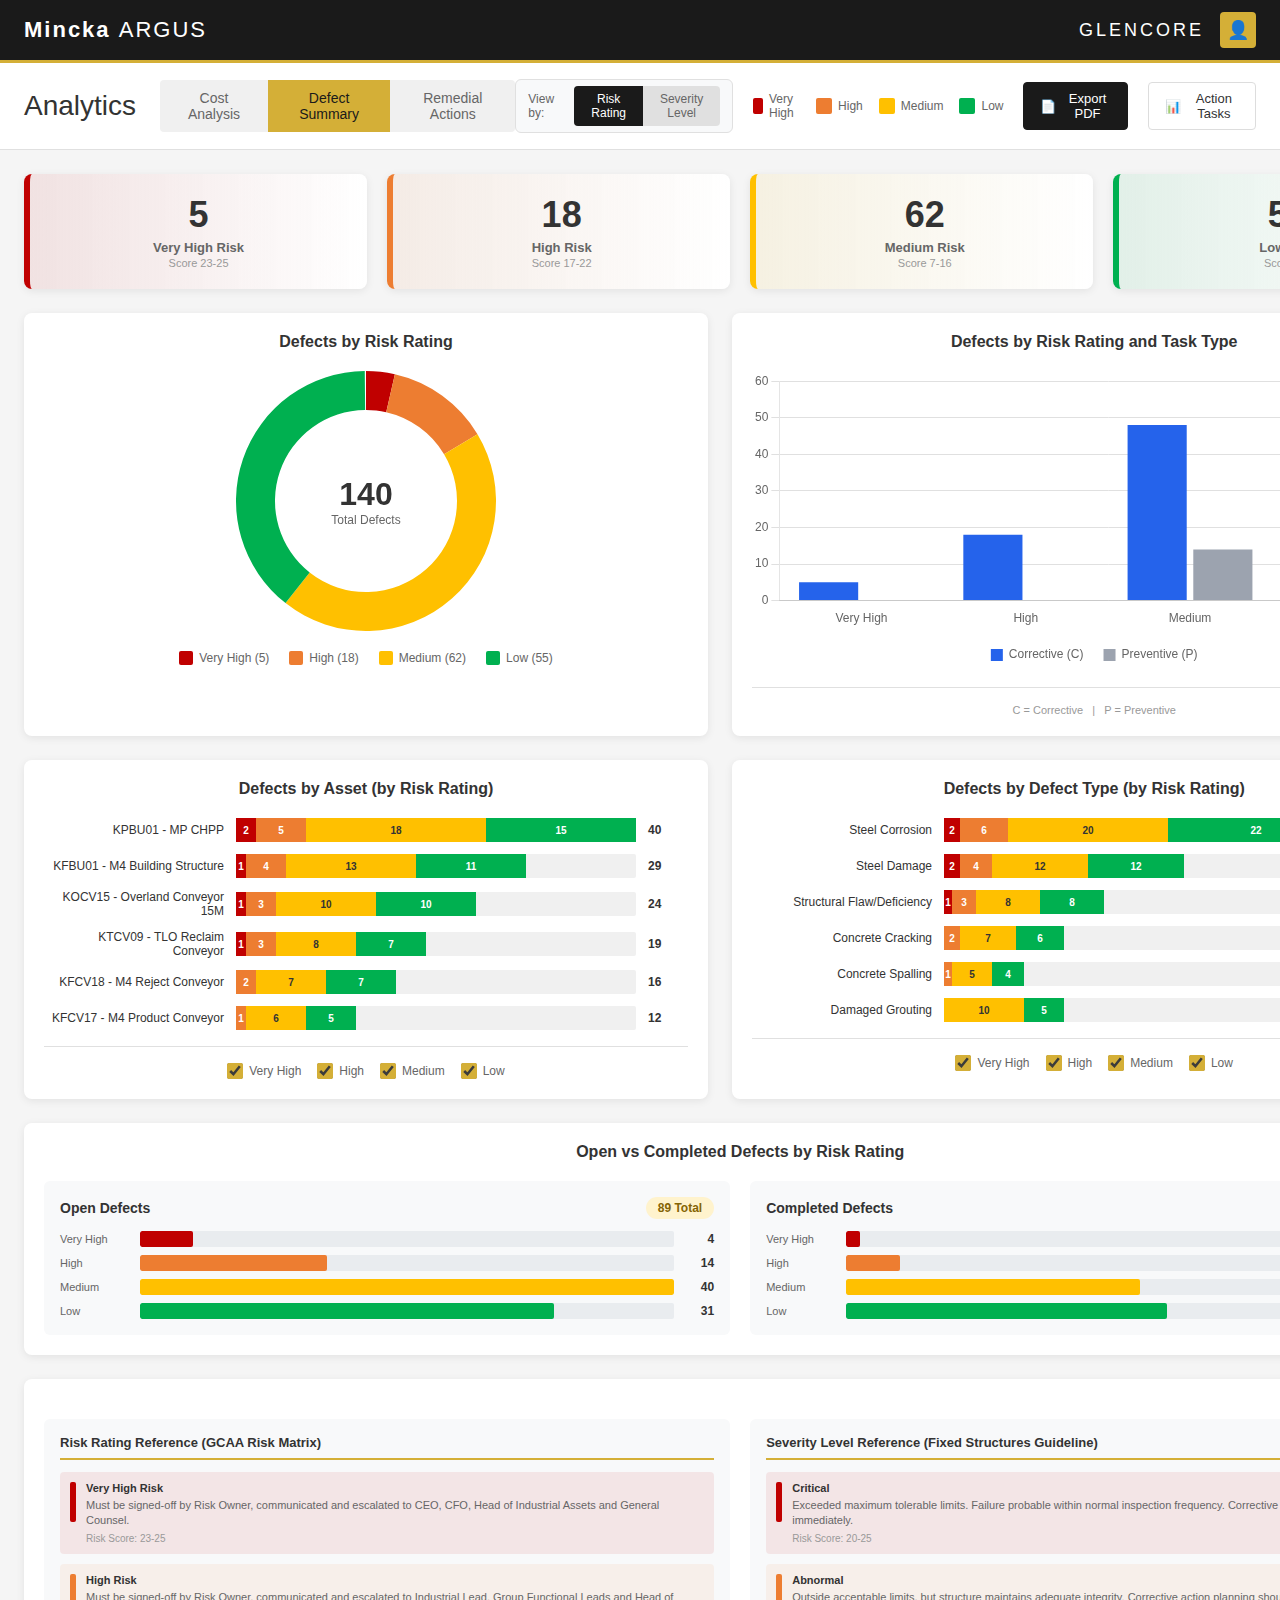
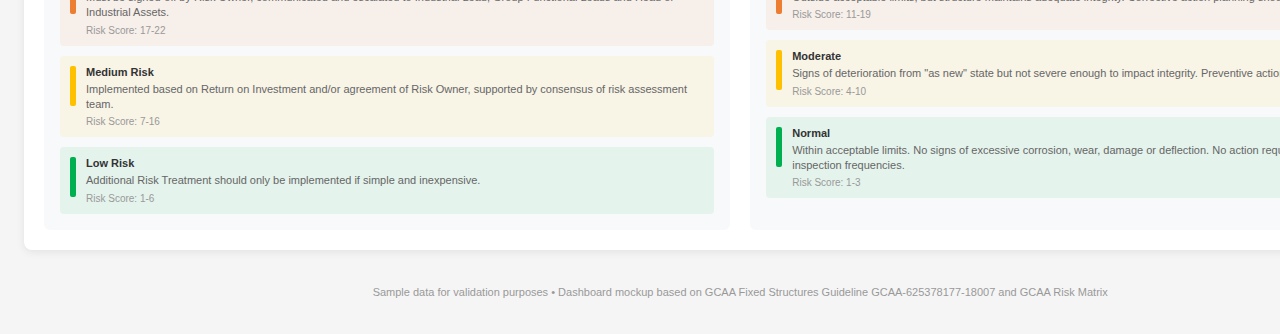
<file: public/analitycs/example.html>
<!DOCTYPE html>
<!-- saved from url=(0046)https://dashboard-sample-glencore.netlify.app/ -->
<html lang="en"><head><meta http-equiv="Content-Type" content="text/html; charset=UTF-8">
    
    <meta name="viewport" content="width=device-width, initial-scale=1.0">
    <title>Defect Summary Dashboard - Mincka ARGUS</title>
    <script src="./example_files/chart.js.download"></script>
    <style>
        * {
            margin: 0;
            padding: 0;
            box-sizing: border-box;
        }
        
        body {
            font-family: -apple-system, BlinkMacSystemFont, 'Segoe UI', Roboto, 'Helvetica Neue', Arial, sans-serif;
            background-color: #f5f5f5;
            color: #333;
        }
        
        /* Header */
        .header {
            display: flex;
            justify-content: space-between;
            align-items: center;
            padding: 12px 24px;
            background: #1a1a1a;
            border-bottom: 3px solid #d4af37;
        }
        
        .logo {
            display: flex;
            align-items: center;
            gap: 12px;
        }
        
        .logo-text {
            font-size: 22px;
            font-weight: 600;
            color: #fff;
            letter-spacing: 2px;
        }
        
        .header-right {
            display: flex;
            align-items: center;
            gap: 16px;
        }
        
        .company-name {
            font-size: 18px;
            font-weight: 500;
            color: #fff;
            letter-spacing: 3px;
        }
        
        .user-icon {
            width: 36px;
            height: 36px;
            background: #d4af37;
            border-radius: 4px;
            display: flex;
            align-items: center;
            justify-content: center;
        }
        
        .user-icon::before {
            content: "👤";
            font-size: 18px;
        }
        
        /* Navigation */
        .nav-bar {
            display: flex;
            align-items: center;
            justify-content: space-between;
            padding: 16px 24px;
            background: #fff;
            border-bottom: 1px solid #e0e0e0;
        }
        
        .nav-left {
            display: flex;
            align-items: center;
            gap: 24px;
        }
        
        .page-title {
            font-size: 28px;
            font-weight: 300;
            color: #333;
        }
        
        .nav-tabs {
            display: flex;
            gap: 0;
        }
        
        .nav-tab {
            padding: 10px 24px;
            font-size: 14px;
            font-weight: 500;
            cursor: pointer;
            border: none;
            background: #f0f0f0;
            color: #666;
            transition: all 0.2s;
        }
        
        .nav-tab:first-child {
            border-radius: 4px 0 0 4px;
        }
        
        .nav-tab:last-child {
            border-radius: 0 4px 4px 0;
        }
        
        .nav-tab.active {
            background: #d4af37;
            color: #1a1a1a;
        }
        
        .nav-right {
            display: flex;
            align-items: center;
            gap: 20px;
        }
        
        /* Toggle Switch */
        .toggle-container {
            display: flex;
            align-items: center;
            gap: 12px;
            background: #f8f9fa;
            padding: 6px 12px;
            border-radius: 6px;
            border: 1px solid #e0e0e0;
        }
        
        .toggle-label {
            font-size: 12px;
            color: #666;
            font-weight: 500;
        }
        
        .toggle-switch {
            display: flex;
            background: #e0e0e0;
            border-radius: 4px;
            overflow: hidden;
        }
        
        .toggle-option {
            padding: 6px 14px;
            font-size: 12px;
            font-weight: 500;
            cursor: pointer;
            border: none;
            background: transparent;
            color: #666;
            transition: all 0.2s;
        }
        
        .toggle-option.active {
            background: #1a1a1a;
            color: #fff;
        }
        
        .toggle-option:hover:not(.active) {
            background: #d0d0d0;
        }
        
        .legend {
            display: flex;
            align-items: center;
            gap: 16px;
        }
        
        .legend-item {
            display: flex;
            align-items: center;
            gap: 6px;
            font-size: 12px;
            color: #666;
        }
        
        .legend-dot {
            width: 16px;
            height: 16px;
            border-radius: 2px;
        }
        
        /* Risk Rating Colors */
        .legend-dot.cat-1 { background: #c00000; }
        .legend-dot.cat-2 { background: #ed7d31; }
        .legend-dot.cat-3 { background: #ffc000; }
        .legend-dot.cat-4 { background: #00b050; }
        
        .action-btn {
            display: flex;
            align-items: center;
            gap: 8px;
            padding: 8px 16px;
            background: #fff;
            border: 1px solid #ddd;
            border-radius: 4px;
            font-size: 13px;
            color: #333;
            cursor: pointer;
            transition: all 0.2s;
        }
        
        .action-btn:hover {
            background: #f5f5f5;
        }
        
        .export-btn {
            background: #1a1a1a;
            color: #fff;
            border: 1px solid #1a1a1a;
        }
        
        .export-btn:hover {
            background: #333;
        }
        
        /* Main Content */
        .main-content {
            padding: 24px;
            display: grid;
            grid-template-columns: repeat(2, 1fr);
            gap: 24px;
        }
        
        /* Cards */
        .card {
            background: #fff;
            border-radius: 8px;
            box-shadow: 0 2px 8px rgba(0,0,0,0.08);
            padding: 20px;
        }
        
        .card-title {
            font-size: 16px;
            font-weight: 600;
            color: #333;
            text-align: center;
            margin-bottom: 20px;
        }
        
        /* KPI Cards Row */
        .kpi-row {
            grid-column: 1 / -1;
            display: grid;
            grid-template-columns: repeat(4, 1fr);
            gap: 20px;
        }
        
        .kpi-card {
            background: #fff;
            border-radius: 8px;
            box-shadow: 0 2px 8px rgba(0,0,0,0.08);
            padding: 20px;
            text-align: center;
            border-left: 6px solid;
        }
        
        .kpi-card.cat-1 { 
            border-left-color: #c00000; 
            background: linear-gradient(to right, rgba(192, 0, 0, 0.08), #fff);
        }
        .kpi-card.cat-2 { 
            border-left-color: #ed7d31; 
            background: linear-gradient(to right, rgba(237, 125, 49, 0.08), #fff);
        }
        .kpi-card.cat-3 { 
            border-left-color: #ffc000; 
            background: linear-gradient(to right, rgba(255, 192, 0, 0.08), #fff);
        }
        .kpi-card.cat-4 { 
            border-left-color: #00b050; 
            background: linear-gradient(to right, rgba(0, 176, 80, 0.08), #fff);
        }
        
        .kpi-value {
            font-size: 36px;
            font-weight: 700;
            color: #333;
        }
        
        .kpi-label {
            font-size: 13px;
            color: #666;
            margin-top: 4px;
            font-weight: 600;
        }
        
        .kpi-sublabel {
            font-size: 11px;
            color: #999;
            margin-top: 2px;
        }
        
        /* Donut Chart Container */
        .donut-container {
            position: relative;
            display: flex;
            flex-direction: column;
            align-items: center;
        }
        
        .donut-chart-wrapper {
            position: relative;
            width: 260px;
            height: 260px;
        }
        
        .donut-center-text {
            position: absolute;
            top: 50%;
            left: 50%;
            transform: translate(-50%, -50%);
            text-align: center;
        }
        
        .donut-total {
            font-size: 32px;
            font-weight: 700;
            color: #333;
        }
        
        .donut-label {
            font-size: 12px;
            color: #666;
        }
        
        .chart-legend {
            display: flex;
            gap: 20px;
            margin-top: 20px;
            flex-wrap: wrap;
            justify-content: center;
        }
        
        .chart-legend-item {
            display: flex;
            align-items: center;
            gap: 6px;
            font-size: 12px;
            color: #666;
        }
        
        .chart-legend-box {
            width: 14px;
            height: 14px;
            border-radius: 2px;
        }
        
        /* Bar Chart */
        .bar-chart-container {
            height: 300px;
        }
        
        /* Horizontal Bar Chart */
        .hbar-container {
            display: flex;
            flex-direction: column;
            gap: 12px;
        }
        
        .hbar-row {
            display: flex;
            align-items: center;
            gap: 12px;
        }
        
        .hbar-label {
            width: 180px;
            font-size: 12px;
            color: #333;
            text-align: right;
            flex-shrink: 0;
        }
        
        .hbar-track {
            flex: 1;
            height: 24px;
            background: #f0f0f0;
            border-radius: 2px;
            display: flex;
            overflow: visible;
            position: relative;
        }
        
        .hbar-segment {
            height: 100%;
            display: flex;
            align-items: center;
            justify-content: center;
            font-size: 10px;
            font-weight: 600;
            color: #fff;
            min-width: 0;
            transition: width 0.3s ease;
        }
        
        .hbar-segment.cat-1 { background: #c00000; }
        .hbar-segment.cat-2 { background: #ed7d31; }
        .hbar-segment.cat-3 { background: #ffc000; color: #333; }
        .hbar-segment.cat-4 { background: #00b050; }
        
        .hbar-total {
            width: 40px;
            font-size: 12px;
            font-weight: 600;
            color: #333;
            text-align: left;
        }
        
        /* Status Section */
        .status-grid {
            display: grid;
            grid-template-columns: 1fr 1fr;
            gap: 20px;
        }
        
        .status-section {
            background: #f8f9fa;
            border-radius: 6px;
            padding: 16px;
        }
        
        .status-header {
            display: flex;
            justify-content: space-between;
            align-items: center;
            margin-bottom: 12px;
        }
        
        .status-title {
            font-size: 14px;
            font-weight: 600;
            color: #333;
        }
        
        .status-badge {
            padding: 4px 12px;
            border-radius: 12px;
            font-size: 12px;
            font-weight: 600;
        }
        
        .status-badge.open {
            background: #fff3cd;
            color: #856404;
        }
        
        .status-badge.completed {
            background: #d4edda;
            color: #155724;
        }
        
        .status-bars {
            display: flex;
            flex-direction: column;
            gap: 8px;
        }
        
        .status-bar-row {
            display: flex;
            align-items: center;
            gap: 10px;
        }
        
        .status-bar-label {
            width: 70px;
            font-size: 11px;
            color: #666;
        }
        
        .status-bar-track {
            flex: 1;
            height: 16px;
            background: #e9ecef;
            border-radius: 2px;
            overflow: hidden;
        }
        
        .status-bar-fill {
            height: 100%;
            border-radius: 2px;
            transition: width 0.3s ease;
        }
        
        .status-bar-fill.cat-1 { background: #c00000; }
        .status-bar-fill.cat-2 { background: #ed7d31; }
        .status-bar-fill.cat-3 { background: #ffc000; }
        .status-bar-fill.cat-4 { background: #00b050; }
        
        .status-bar-value {
            width: 30px;
            font-size: 12px;
            font-weight: 600;
            color: #333;
            text-align: right;
        }
        
        /* Filter checkboxes */
        .filter-row {
            display: flex;
            align-items: center;
            justify-content: center;
            gap: 16px;
            margin-top: 16px;
            padding-top: 16px;
            border-top: 1px solid #e0e0e0;
        }
        
        .filter-item {
            display: flex;
            align-items: center;
            gap: 6px;
            font-size: 12px;
            color: #666;
        }
        
        .filter-item input[type="checkbox"] {
            width: 16px;
            height: 16px;
            accent-color: #d4af37;
        }
        
        /* Full width cards */
        .full-width {
            grid-column: 1 / -1;
        }
        
        /* Reference Boxes */
        .reference-container {
            display: grid;
            grid-template-columns: 1fr 1fr;
            gap: 20px;
            margin-top: 20px;
        }
        
        .reference-box {
            background: #f8f9fa;
            border-radius: 6px;
            padding: 16px;
        }
        
        .reference-title {
            font-size: 13px;
            font-weight: 600;
            color: #333;
            margin-bottom: 12px;
            border-bottom: 2px solid #d4af37;
            padding-bottom: 8px;
        }
        
        .reference-scale {
            display: flex;
            flex-direction: column;
            gap: 10px;
        }
        
        .reference-item {
            padding: 10px;
            border-radius: 4px;
            font-size: 11px;
            display: flex;
            align-items: flex-start;
            gap: 10px;
        }
        
        .reference-item .color-bar {
            width: 6px;
            min-height: 40px;
            border-radius: 2px;
            flex-shrink: 0;
        }
        
        .reference-item .content {
            flex: 1;
        }
        
        .reference-item.cat-1 { background: rgba(192, 0, 0, 0.08); }
        .reference-item.cat-1 .color-bar { background: #c00000; }
        
        .reference-item.cat-2 { background: rgba(237, 125, 49, 0.08); }
        .reference-item.cat-2 .color-bar { background: #ed7d31; }
        
        .reference-item.cat-3 { background: rgba(255, 192, 0, 0.08); }
        .reference-item.cat-3 .color-bar { background: #ffc000; }
        
        .reference-item.cat-4 { background: rgba(0, 176, 80, 0.08); }
        .reference-item.cat-4 .color-bar { background: #00b050; }
        
        .reference-item-title {
            font-weight: 600;
            margin-bottom: 4px;
            color: #333;
        }
        
        .reference-item-desc {
            color: #666;
            line-height: 1.4;
        }
        
        .reference-item-score {
            font-size: 10px;
            color: #999;
            margin-top: 4px;
            font-weight: 500;
        }
        
        /* Footer note */
        .footer-note {
            grid-column: 1 / -1;
            text-align: center;
            font-size: 11px;
            color: #999;
            padding: 12px;
        }
        
        /* Print Styles */
        @media print {
            @page {
                size: letter landscape;
                margin: 10mm;
            }
            
            * {
                -webkit-print-color-adjust: exact !important;
                print-color-adjust: exact !important;
            }
            
            body {
                background: #fff;
                zoom: 0.9;
            }
            
            .header {
                width: 100% !important;
                margin: 0 !important;
                padding: 12px 24px !important;
                box-sizing: border-box !important;
            }
            
            .nav-bar {
                width: 100% !important;
                margin: 0 !important;
                padding: 16px 24px !important;
                box-sizing: border-box !important;
            }
            
            .main-content {
                width: 100% !important;
                padding: 12px;
                gap: 12px;
            }
            
            .action-btn, .export-btn {
                display: none !important;
            }
            
            .toggle-container {
                border: none;
                background: transparent;
            }
            
            .toggle-switch {
                display: none;
            }
            
            .toggle-label::after {
                content: attr(data-current-view);
                font-weight: 600;
                margin-left: 8px;
            }
            
            .card {
                box-shadow: none;
                border: 1px solid #e0e0e0;
                break-inside: avoid;
            }
            
            .kpi-card {
                box-shadow: none;
                border: 1px solid #e0e0e0;
            }
            
            .kpi-row {
                gap: 12px;
            }
            
            .reference-container {
                gap: 12px;
            }
        }
    </style>
</head>
<body>
    <!-- Header -->
    <header class="header">
        <div class="logo">
            <span class="logo-text">Mincka <span style="font-weight: 300;">ARGUS</span></span>
        </div>
        <div class="header-right">
            <span class="company-name">GLENCORE</span>
            <div class="user-icon"></div>
        </div>
    </header>
    
    <!-- Navigation -->
    <nav class="nav-bar">
        <div class="nav-left">
            <h1 class="page-title">Analytics</h1>
            <div class="nav-tabs">
                <button class="nav-tab">Cost Analysis</button>
                <button class="nav-tab active">Defect Summary</button>
                <button class="nav-tab">Remedial Actions</button>
            </div>
        </div>
        <div class="nav-right">
            <!-- Toggle Switch -->
            <div class="toggle-container">
                <span class="toggle-label" data-current-view="Risk Rating">View by:</span>
                <div class="toggle-switch">
                    <button class="toggle-option active" data-view="risk-rating" onclick="switchView(&#39;risk-rating&#39;)">Risk Rating</button>
                    <button class="toggle-option" data-view="severity-level" onclick="switchView(&#39;severity-level&#39;)">Severity Level</button>
                </div>
            </div>
            
            <div class="legend">
                <div class="legend-item">
                    <div class="legend-dot cat-1"></div>
                    <span id="legend-1">Very High</span>
                </div>
                <div class="legend-item">
                    <div class="legend-dot cat-2"></div>
                    <span id="legend-2">High</span>
                </div>
                <div class="legend-item">
                    <div class="legend-dot cat-3"></div>
                    <span id="legend-3">Medium</span>
                </div>
                <div class="legend-item">
                    <div class="legend-dot cat-4"></div>
                    <span id="legend-4">Low</span>
                </div>
            </div>
            
            <button class="action-btn export-btn" onclick="exportPDF()">
                <span>📄</span> Export PDF
            </button>
            <button class="action-btn">
                <span>📊</span> Action Tasks
            </button>
        </div>
    </nav>
    
    <!-- Main Content -->
    <main class="main-content">
        <!-- KPI Cards Row -->
        <div class="kpi-row">
            <div class="kpi-card cat-1">
                <div class="kpi-value" id="kpi-1-value">5</div>
                <div class="kpi-label" id="kpi-1-label">Very High Risk</div>
                <div class="kpi-sublabel" id="kpi-1-sublabel">Score 23-25</div>
            </div>
            <div class="kpi-card cat-2">
                <div class="kpi-value" id="kpi-2-value">18</div>
                <div class="kpi-label" id="kpi-2-label">High Risk</div>
                <div class="kpi-sublabel" id="kpi-2-sublabel">Score 17-22</div>
            </div>
            <div class="kpi-card cat-3">
                <div class="kpi-value" id="kpi-3-value">62</div>
                <div class="kpi-label" id="kpi-3-label">Medium Risk</div>
                <div class="kpi-sublabel" id="kpi-3-sublabel">Score 7-16</div>
            </div>
            <div class="kpi-card cat-4">
                <div class="kpi-value" id="kpi-4-value">55</div>
                <div class="kpi-label" id="kpi-4-label">Low Risk</div>
                <div class="kpi-sublabel" id="kpi-4-sublabel">Score 1-6</div>
            </div>
        </div>
        
        <!-- Defects by Risk Rating (Donut) -->
        <div class="card">
            <h2 class="card-title" id="donut-title">Defects by Risk Rating</h2>
            <div class="donut-container">
                <div class="donut-chart-wrapper">
                    <canvas id="donutChart" style="display: block; box-sizing: border-box; height: 260px; width: 260px;" width="325" height="325"></canvas>
                    <div class="donut-center-text">
                        <div class="donut-total">140</div>
                        <div class="donut-label">Total Defects</div>
                    </div>
                </div>
                <div class="chart-legend" id="donut-legend">
                    <div class="chart-legend-item">
                        <div class="chart-legend-box" style="background: #c00000;"></div>
                        <span id="donut-legend-1">Very High (5)</span>
                    </div>
                    <div class="chart-legend-item">
                        <div class="chart-legend-box" style="background: #ed7d31;"></div>
                        <span id="donut-legend-2">High (18)</span>
                    </div>
                    <div class="chart-legend-item">
                        <div class="chart-legend-box" style="background: #ffc000;"></div>
                        <span id="donut-legend-3">Medium (62)</span>
                    </div>
                    <div class="chart-legend-item">
                        <div class="chart-legend-box" style="background: #00b050;"></div>
                        <span id="donut-legend-4">Low (55)</span>
                    </div>
                </div>
            </div>
        </div>
        
        <!-- Defects by Risk Rating and Task Type -->
        <div class="card">
            <h2 class="card-title" id="bar-title">Defects by Risk Rating and Task Type</h2>
            <div class="bar-chart-container">
                <canvas id="barChart" style="display: block; box-sizing: border-box; height: 300px; width: 684.4px;" width="855" height="375"></canvas>
            </div>
            <div class="filter-row">
                <span style="font-size: 11px; color: #999;">C = Corrective &nbsp; | &nbsp; P = Preventive</span>
            </div>
        </div>
        
        <!-- Defects by Asset -->
        <div class="card">
            <h2 class="card-title" id="asset-title">Defects by Asset (by Risk Rating)</h2>
            <div class="hbar-container" id="asset-bars">
                    <div class="hbar-row">
                        <div class="hbar-label">KPBU01 - MP CHPP</div>
                        <div class="hbar-track"><div class="hbar-segment cat-1" style="width: 20px;">2</div><div class="hbar-segment cat-2" style="width: 50px;">5</div><div class="hbar-segment cat-3" style="width: 180px;">18</div><div class="hbar-segment cat-4" style="width: 150px;">15</div></div>
                        <div class="hbar-total">40</div>
                    </div>
                
                    <div class="hbar-row">
                        <div class="hbar-label">KFBU01 - M4 Building Structure</div>
                        <div class="hbar-track"><div class="hbar-segment cat-1" style="width: 10px;">1</div><div class="hbar-segment cat-2" style="width: 40px;">4</div><div class="hbar-segment cat-3" style="width: 130px;">13</div><div class="hbar-segment cat-4" style="width: 110px;">11</div></div>
                        <div class="hbar-total">29</div>
                    </div>
                
                    <div class="hbar-row">
                        <div class="hbar-label">KOCV15 - Overland Conveyor 15M</div>
                        <div class="hbar-track"><div class="hbar-segment cat-1" style="width: 10px;">1</div><div class="hbar-segment cat-2" style="width: 30px;">3</div><div class="hbar-segment cat-3" style="width: 100px;">10</div><div class="hbar-segment cat-4" style="width: 100px;">10</div></div>
                        <div class="hbar-total">24</div>
                    </div>
                
                    <div class="hbar-row">
                        <div class="hbar-label">KTCV09 - TLO Reclaim Conveyor</div>
                        <div class="hbar-track"><div class="hbar-segment cat-1" style="width: 10px;">1</div><div class="hbar-segment cat-2" style="width: 30px;">3</div><div class="hbar-segment cat-3" style="width: 80px;">8</div><div class="hbar-segment cat-4" style="width: 70px;">7</div></div>
                        <div class="hbar-total">19</div>
                    </div>
                
                    <div class="hbar-row">
                        <div class="hbar-label">KFCV18 - M4 Reject Conveyor</div>
                        <div class="hbar-track"><div class="hbar-segment cat-2" style="width: 20px;">2</div><div class="hbar-segment cat-3" style="width: 70px;">7</div><div class="hbar-segment cat-4" style="width: 70px;">7</div></div>
                        <div class="hbar-total">16</div>
                    </div>
                
                    <div class="hbar-row">
                        <div class="hbar-label">KFCV17 - M4 Product Conveyor</div>
                        <div class="hbar-track"><div class="hbar-segment cat-2" style="width: 10px;">1</div><div class="hbar-segment cat-3" style="width: 60px;">6</div><div class="hbar-segment cat-4" style="width: 50px;">5</div></div>
                        <div class="hbar-total">12</div>
                    </div>
                </div>
            <div class="filter-row" id="asset-filters">
                <label class="filter-item">
                    <input type="checkbox" checked="" onchange="toggleAssetFilter(0, this)"> <span class="filter-label-1">Very High</span>
                </label>
                <label class="filter-item">
                    <input type="checkbox" checked="" onchange="toggleAssetFilter(1, this)"> <span class="filter-label-2">High</span>
                </label>
                <label class="filter-item">
                    <input type="checkbox" checked="" onchange="toggleAssetFilter(2, this)"> <span class="filter-label-3">Medium</span>
                </label>
                <label class="filter-item">
                    <input type="checkbox" checked="" onchange="toggleAssetFilter(3, this)"> <span class="filter-label-4">Low</span>
                </label>
            </div>
        </div>
        
        <!-- Defects by Type -->
        <div class="card">
            <h2 class="card-title" id="defect-type-title">Defects by Defect Type (by Risk Rating)</h2>
            <div class="hbar-container" id="defect-type-bars">
                    <div class="hbar-row">
                        <div class="hbar-label">Steel Corrosion</div>
                        <div class="hbar-track"><div class="hbar-segment cat-1" style="width: 16px;">2</div><div class="hbar-segment cat-2" style="width: 48px;">6</div><div class="hbar-segment cat-3" style="width: 160px;">20</div><div class="hbar-segment cat-4" style="width: 176px;">22</div></div>
                        <div class="hbar-total">50</div>
                    </div>
                
                    <div class="hbar-row">
                        <div class="hbar-label">Steel Damage</div>
                        <div class="hbar-track"><div class="hbar-segment cat-1" style="width: 16px;">2</div><div class="hbar-segment cat-2" style="width: 32px;">4</div><div class="hbar-segment cat-3" style="width: 96px;">12</div><div class="hbar-segment cat-4" style="width: 96px;">12</div></div>
                        <div class="hbar-total">30</div>
                    </div>
                
                    <div class="hbar-row">
                        <div class="hbar-label">Structural Flaw/Deficiency</div>
                        <div class="hbar-track"><div class="hbar-segment cat-1" style="width: 8px;">1</div><div class="hbar-segment cat-2" style="width: 24px;">3</div><div class="hbar-segment cat-3" style="width: 64px;">8</div><div class="hbar-segment cat-4" style="width: 64px;">8</div></div>
                        <div class="hbar-total">20</div>
                    </div>
                
                    <div class="hbar-row">
                        <div class="hbar-label">Concrete Cracking</div>
                        <div class="hbar-track"><div class="hbar-segment cat-2" style="width: 16px;">2</div><div class="hbar-segment cat-3" style="width: 56px;">7</div><div class="hbar-segment cat-4" style="width: 48px;">6</div></div>
                        <div class="hbar-total">15</div>
                    </div>
                
                    <div class="hbar-row">
                        <div class="hbar-label">Concrete Spalling</div>
                        <div class="hbar-track"><div class="hbar-segment cat-2" style="width: 8px;">1</div><div class="hbar-segment cat-3" style="width: 40px;">5</div><div class="hbar-segment cat-4" style="width: 32px;">4</div></div>
                        <div class="hbar-total">10</div>
                    </div>
                
                    <div class="hbar-row">
                        <div class="hbar-label">Damaged Grouting</div>
                        <div class="hbar-track"><div class="hbar-segment cat-3" style="width: 80px;">10</div><div class="hbar-segment cat-4" style="width: 40px;">5</div></div>
                        <div class="hbar-total">15</div>
                    </div>
                </div>
            <div class="filter-row" id="defect-type-filters">
                <label class="filter-item">
                    <input type="checkbox" checked="" onchange="toggleDefectTypeFilter(0, this)"> <span class="filter-label-1">Very High</span>
                </label>
                <label class="filter-item">
                    <input type="checkbox" checked="" onchange="toggleDefectTypeFilter(1, this)"> <span class="filter-label-2">High</span>
                </label>
                <label class="filter-item">
                    <input type="checkbox" checked="" onchange="toggleDefectTypeFilter(2, this)"> <span class="filter-label-3">Medium</span>
                </label>
                <label class="filter-item">
                    <input type="checkbox" checked="" onchange="toggleDefectTypeFilter(3, this)"> <span class="filter-label-4">Low</span>
                </label>
            </div>
        </div>
        
        <!-- Open vs Completed -->
        <div class="card full-width">
            <h2 class="card-title" id="status-title">Open vs Completed Defects by Risk Rating</h2>
            <div class="status-grid">
                <div class="status-section">
                    <div class="status-header">
                        <span class="status-title">Open Defects</span>
                        <span class="status-badge open" id="open-total">89 Total</span>
                    </div>
                    <div class="status-bars" id="open-status-bars">
                    <div class="status-bar-row">
                        <span class="status-bar-label">Very High</span>
                        <div class="status-bar-track">
                            <div class="status-bar-fill cat-1" style="width: 10%;"></div>
                        </div>
                        <span class="status-bar-value">4</span>
                    </div>
                
                    <div class="status-bar-row">
                        <span class="status-bar-label">High</span>
                        <div class="status-bar-track">
                            <div class="status-bar-fill cat-2" style="width: 35%;"></div>
                        </div>
                        <span class="status-bar-value">14</span>
                    </div>
                
                    <div class="status-bar-row">
                        <span class="status-bar-label">Medium</span>
                        <div class="status-bar-track">
                            <div class="status-bar-fill cat-3" style="width: 100%;"></div>
                        </div>
                        <span class="status-bar-value">40</span>
                    </div>
                
                    <div class="status-bar-row">
                        <span class="status-bar-label">Low</span>
                        <div class="status-bar-track">
                            <div class="status-bar-fill cat-4" style="width: 77.5%;"></div>
                        </div>
                        <span class="status-bar-value">31</span>
                    </div>
                </div>
                </div>
                <div class="status-section">
                    <div class="status-header">
                        <span class="status-title">Completed Defects</span>
                        <span class="status-badge completed" id="completed-total">51 Total</span>
                    </div>
                    <div class="status-bars" id="completed-status-bars">
                    <div class="status-bar-row">
                        <span class="status-bar-label">Very High</span>
                        <div class="status-bar-track">
                            <div class="status-bar-fill cat-1" style="width: 2.5%;"></div>
                        </div>
                        <span class="status-bar-value">1</span>
                    </div>
                
                    <div class="status-bar-row">
                        <span class="status-bar-label">High</span>
                        <div class="status-bar-track">
                            <div class="status-bar-fill cat-2" style="width: 10%;"></div>
                        </div>
                        <span class="status-bar-value">4</span>
                    </div>
                
                    <div class="status-bar-row">
                        <span class="status-bar-label">Medium</span>
                        <div class="status-bar-track">
                            <div class="status-bar-fill cat-3" style="width: 55.00000000000001%;"></div>
                        </div>
                        <span class="status-bar-value">22</span>
                    </div>
                
                    <div class="status-bar-row">
                        <span class="status-bar-label">Low</span>
                        <div class="status-bar-track">
                            <div class="status-bar-fill cat-4" style="width: 60%;"></div>
                        </div>
                        <span class="status-bar-value">24</span>
                    </div>
                </div>
                </div>
            </div>
        </div>
        
        <!-- Reference Boxes -->
        <div class="card full-width">
            <div class="reference-container">
                <!-- Risk Rating Reference -->
                <div class="reference-box">
                    <div class="reference-title">Risk Rating Reference (GCAA Risk Matrix)</div>
                    <div class="reference-scale">
                        <div class="reference-item cat-1">
                            <div class="color-bar"></div>
                            <div class="content">
                                <div class="reference-item-title">Very High Risk</div>
                                <div class="reference-item-desc">Must be signed-off by Risk Owner, communicated and escalated to CEO, CFO, Head of Industrial Assets and General Counsel.</div>
                                <div class="reference-item-score">Risk Score: 23-25</div>
                            </div>
                        </div>
                        <div class="reference-item cat-2">
                            <div class="color-bar"></div>
                            <div class="content">
                                <div class="reference-item-title">High Risk</div>
                                <div class="reference-item-desc">Must be signed-off by Risk Owner, communicated and escalated to Industrial Lead, Group Functional Leads and Head of Industrial Assets.</div>
                                <div class="reference-item-score">Risk Score: 17-22</div>
                            </div>
                        </div>
                        <div class="reference-item cat-3">
                            <div class="color-bar"></div>
                            <div class="content">
                                <div class="reference-item-title">Medium Risk</div>
                                <div class="reference-item-desc">Implemented based on Return on Investment and/or agreement of Risk Owner, supported by consensus of risk assessment team.</div>
                                <div class="reference-item-score">Risk Score: 7-16</div>
                            </div>
                        </div>
                        <div class="reference-item cat-4">
                            <div class="color-bar"></div>
                            <div class="content">
                                <div class="reference-item-title">Low Risk</div>
                                <div class="reference-item-desc">Additional Risk Treatment should only be implemented if simple and inexpensive.</div>
                                <div class="reference-item-score">Risk Score: 1-6</div>
                            </div>
                        </div>
                    </div>
                </div>
                
                <!-- Severity Level Reference -->
                <div class="reference-box">
                    <div class="reference-title">Severity Level Reference (Fixed Structures Guideline)</div>
                    <div class="reference-scale">
                        <div class="reference-item cat-1">
                            <div class="color-bar"></div>
                            <div class="content">
                                <div class="reference-item-title">Critical</div>
                                <div class="reference-item-desc">Exceeded maximum tolerable limits. Failure probable within normal inspection frequency. Corrective action execution immediately.</div>
                                <div class="reference-item-score">Risk Score: 20-25</div>
                            </div>
                        </div>
                        <div class="reference-item cat-2">
                            <div class="color-bar"></div>
                            <div class="content">
                                <div class="reference-item-title">Abnormal</div>
                                <div class="reference-item-desc">Outside acceptable limits, but structure maintains adequate integrity. Corrective action planning should be initiated.</div>
                                <div class="reference-item-score">Risk Score: 11-19</div>
                            </div>
                        </div>
                        <div class="reference-item cat-3">
                            <div class="color-bar"></div>
                            <div class="content">
                                <div class="reference-item-title">Moderate</div>
                                <div class="reference-item-desc">Signs of deterioration from "as new" state but not severe enough to impact integrity. Preventive actions should be considered.</div>
                                <div class="reference-item-score">Risk Score: 4-10</div>
                            </div>
                        </div>
                        <div class="reference-item cat-4">
                            <div class="color-bar"></div>
                            <div class="content">
                                <div class="reference-item-title">Normal</div>
                                <div class="reference-item-desc">Within acceptable limits. No signs of excessive corrosion, wear, damage or deflection. No action required between normal inspection frequencies.</div>
                                <div class="reference-item-score">Risk Score: 1-3</div>
                            </div>
                        </div>
                    </div>
                </div>
            </div>
        </div>
        
        <div class="footer-note">
            Sample data for validation purposes • Dashboard mockup based on GCAA Fixed Structures Guideline GCAA-625378177-18007 and GCAA Risk Matrix
        </div>
    </main>
    
    <script>
        // Data Configuration
        // Rule: Preventive = Low, Medium (Risk) / Normal, Moderate (Severity)
        // Rule: Corrective = Medium, High, Very High (Risk) / Moderate, Abnormal, Critical (Severity)
        const viewData = {
            'risk-rating': {
                labels: ['Very High', 'High', 'Medium', 'Low'],
                sublabels: ['Score 23-25', 'Score 17-22', 'Score 7-16', 'Score 1-6'],
                kpiValues: [5, 18, 62, 55],
                donutTitle: 'Defects by Risk Rating',
                barTitle: 'Defects by Risk Rating and Task Type',
                assetTitle: 'Defects by Asset (by Risk Rating)',
                defectTypeTitle: 'Defects by Defect Type (by Risk Rating)',
                statusTitle: 'Open vs Completed Defects by Risk Rating',
                // Corrective: Very High, High, Medium only (no Low)
                // Preventive: Medium, Low only (no Very High, High)
                correctiveData: [5, 18, 48, 0],
                preventiveData: [0, 0, 14, 55],
                assetData: [
                    { name: 'KPBU01 - MP CHPP', values: [2, 5, 18, 15] },
                    { name: 'KFBU01 - M4 Building Structure', values: [1, 4, 13, 11] },
                    { name: 'KOCV15 - Overland Conveyor 15M', values: [1, 3, 10, 10] },
                    { name: 'KTCV09 - TLO Reclaim Conveyor', values: [1, 3, 8, 7] },
                    { name: 'KFCV18 - M4 Reject Conveyor', values: [0, 2, 7, 7] },
                    { name: 'KFCV17 - M4 Product Conveyor', values: [0, 1, 6, 5] }
                ],
                defectTypeData: [
                    { name: 'Steel Corrosion', values: [2, 6, 20, 22] },
                    { name: 'Steel Damage', values: [2, 4, 12, 12] },
                    { name: 'Structural Flaw/Deficiency', values: [1, 3, 8, 8] },
                    { name: 'Concrete Cracking', values: [0, 2, 7, 6] },
                    { name: 'Concrete Spalling', values: [0, 1, 5, 4] },
                    { name: 'Damaged Grouting', values: [0, 0, 10, 5] }
                ],
                openData: [4, 14, 40, 31],
                completedData: [1, 4, 22, 24]
            },
            'severity-level': {
                labels: ['Critical', 'Abnormal', 'Moderate', 'Normal'],
                sublabels: ['Score 20-25', 'Score 11-19', 'Score 4-10', 'Score 1-3'],
                kpiValues: [8, 23, 67, 42],
                donutTitle: 'Defects by Severity Level',
                barTitle: 'Defects by Severity Level and Task Type',
                assetTitle: 'Defects by Asset (by Severity Level)',
                defectTypeTitle: 'Defects by Defect Type (by Severity Level)',
                statusTitle: 'Open vs Completed Defects by Severity Level',
                // Corrective: Critical, Abnormal only (no Moderate, no Normal)
                // Preventive: Moderate, Normal only (no Critical, no Abnormal)
                correctiveData: [8, 23, 0, 0],
                preventiveData: [0, 0, 67, 42],
                assetData: [
                    { name: 'KPBU01 - MP CHPP', values: [3, 7, 18, 12] },
                    { name: 'KFBU01 - M4 Building Structure', values: [2, 5, 14, 8] },
                    { name: 'KOCV15 - Overland Conveyor 15M', values: [1, 4, 12, 7] },
                    { name: 'KTCV09 - TLO Reclaim Conveyor', values: [1, 3, 9, 6] },
                    { name: 'KFCV18 - M4 Reject Conveyor', values: [1, 2, 8, 5] },
                    { name: 'KFCV17 - M4 Product Conveyor', values: [0, 2, 6, 4] }
                ],
                defectTypeData: [
                    { name: 'Steel Corrosion', values: [4, 9, 24, 13] },
                    { name: 'Steel Damage', values: [3, 6, 14, 7] },
                    { name: 'Structural Flaw/Deficiency', values: [1, 4, 10, 5] },
                    { name: 'Concrete Cracking', values: [0, 2, 8, 5] },
                    { name: 'Concrete Spalling', values: [0, 1, 5, 4] },
                    { name: 'Damaged Grouting', values: [0, 1, 6, 8] }
                ],
                openData: [7, 18, 42, 22],
                completedData: [1, 5, 25, 20]
            }
        };
        
        const colors = ['#c00000', '#ed7d31', '#ffc000', '#00b050'];
        
        let currentView = 'risk-rating';
        let donutChart, barChart;
        
        // Filter state for each chart section
        let assetFilters = [true, true, true, true];
        let defectTypeFilters = [true, true, true, true];
        
        // Initialize charts
        function initCharts() {
            const data = viewData[currentView];
            
            // Donut Chart
            const donutCtx = document.getElementById('donutChart').getContext('2d');
            donutChart = new Chart(donutCtx, {
                type: 'doughnut',
                data: {
                    labels: data.labels,
                    datasets: [{
                        data: data.kpiValues,
                        backgroundColor: colors,
                        borderWidth: 0,
                        cutout: '70%'
                    }]
                },
                options: {
                    responsive: true,
                    maintainAspectRatio: true,
                    plugins: {
                        legend: { display: false },
                        tooltip: {
                            callbacks: {
                                label: function(context) {
                                    const total = context.dataset.data.reduce((a, b) => a + b, 0);
                                    const percentage = ((context.raw / total) * 100).toFixed(1);
                                    return `${context.label}: ${context.raw} (${percentage}%)`;
                                }
                            }
                        }
                    }
                }
            });
            
            // Bar Chart
            const barCtx = document.getElementById('barChart').getContext('2d');
            barChart = new Chart(barCtx, {
                type: 'bar',
                data: {
                    labels: data.labels,
                    datasets: [
                        {
                            label: 'Corrective (C)',
                            data: data.correctiveData,
                            backgroundColor: '#2563eb',
                            borderWidth: 0
                        },
                        {
                            label: 'Preventive (P)',
                            data: data.preventiveData,
                            backgroundColor: '#9ca3af',
                            borderWidth: 0
                        }
                    ]
                },
                options: {
                    responsive: true,
                    maintainAspectRatio: false,
                    scales: {
                        x: { grid: { display: false } },
                        y: {
                            beginAtZero: true,
                            grid: { color: '#e0e0e0' },
                            ticks: { stepSize: 10 }
                        }
                    },
                    plugins: {
                        legend: {
                            position: 'bottom',
                            labels: { boxWidth: 12, padding: 20 }
                        }
                    }
                }
            });
            
            // Setup filter event listeners
            setupFilterListeners();
            
            // Render horizontal bars
            renderHorizontalBars();
            renderStatusBars();
        }
        
        // Setup filter checkbox listeners
        function setupFilterListeners() {
            // Asset filters
            const assetFilterContainer = document.getElementById('asset-filters');
            if (assetFilterContainer) {
                assetFilterContainer.querySelectorAll('input[type="checkbox"]').forEach((checkbox, idx) => {
                    checkbox.addEventListener('change', (e) => {
                        assetFilters[idx] = e.target.checked;
                        renderHorizontalBars();
                    });
                });
            }
            
            // Defect type filters
            const defectTypeFilterContainer = document.getElementById('defect-type-filters');
            if (defectTypeFilterContainer) {
                defectTypeFilterContainer.querySelectorAll('input[type="checkbox"]').forEach((checkbox, idx) => {
                    checkbox.addEventListener('change', (e) => {
                        defectTypeFilters[idx] = e.target.checked;
                        renderHorizontalBars();
                    });
                });
            }
        }
        
        // Render horizontal bar charts
        function renderHorizontalBars() {
            const data = viewData[currentView];
            
            // Asset bars
            const assetContainer = document.getElementById('asset-bars');
            assetContainer.innerHTML = renderHBarRows(data.assetData, assetFilters);
            
            // Defect type bars
            const defectTypeContainer = document.getElementById('defect-type-bars');
            defectTypeContainer.innerHTML = renderHBarRows(data.defectTypeData, defectTypeFilters);
        }
        
        function renderHBarRows(items, filters) {
            // Calculate filtered totals for scaling
            const filteredTotals = items.map(item => 
                item.values.reduce((sum, val, idx) => sum + (filters[idx] ? val : 0), 0)
            );
            const maxTotal = Math.max(...filteredTotals, 1); // Avoid division by zero
            const scaleFactor = 400 / maxTotal;
            
            return items.map(item => {
                const filteredTotal = item.values.reduce((sum, val, idx) => sum + (filters[idx] ? val : 0), 0);
                const segments = item.values.map((val, idx) => {
                    if (val === 0 || !filters[idx]) return '';
                    const width = val * scaleFactor;
                    return `<div class="hbar-segment cat-${idx + 1}" style="width: ${width}px;">${val}</div>`;
                }).join('');
                
                return `
                    <div class="hbar-row">
                        <div class="hbar-label">${item.name}</div>
                        <div class="hbar-track">${segments}</div>
                        <div class="hbar-total">${filteredTotal}</div>
                    </div>
                `;
            }).join('');
        }
        
        // Render status bars (Open vs Completed)
        function renderStatusBars() {
            const data = viewData[currentView];
            
            const openTotal = data.openData.reduce((a, b) => a + b, 0);
            const completedTotal = data.completedData.reduce((a, b) => a + b, 0);
            
            document.getElementById('open-total').textContent = `${openTotal} Total`;
            document.getElementById('completed-total').textContent = `${completedTotal} Total`;
            
            // Find max value for scaling (across both open and completed)
            const maxValue = Math.max(...data.openData, ...data.completedData, 1);
            
            // Open bars
            const openContainer = document.getElementById('open-status-bars');
            openContainer.innerHTML = data.labels.map((label, idx) => {
                const value = data.openData[idx];
                const widthPercent = (value / maxValue) * 100;
                return `
                    <div class="status-bar-row">
                        <span class="status-bar-label">${label}</span>
                        <div class="status-bar-track">
                            <div class="status-bar-fill cat-${idx + 1}" style="width: ${widthPercent}%;"></div>
                        </div>
                        <span class="status-bar-value">${value}</span>
                    </div>
                `;
            }).join('');
            
            // Completed bars
            const completedContainer = document.getElementById('completed-status-bars');
            completedContainer.innerHTML = data.labels.map((label, idx) => {
                const value = data.completedData[idx];
                const widthPercent = (value / maxValue) * 100;
                return `
                    <div class="status-bar-row">
                        <span class="status-bar-label">${label}</span>
                        <div class="status-bar-track">
                            <div class="status-bar-fill cat-${idx + 1}" style="width: ${widthPercent}%;"></div>
                        </div>
                        <span class="status-bar-value">${value}</span>
                    </div>
                `;
            }).join('');
        }
        
        // Switch view
        function switchView(view) {
            currentView = view;
            const data = viewData[view];
            
            // Reset filters when switching views
            assetFilters = [true, true, true, true];
            defectTypeFilters = [true, true, true, true];
            
            // Reset all checkboxes to checked
            document.querySelectorAll('.filter-row input[type="checkbox"]').forEach(cb => {
                cb.checked = true;
            });
            
            // Update toggle buttons
            document.querySelectorAll('.toggle-option').forEach(btn => {
                btn.classList.toggle('active', btn.dataset.view === view);
            });
            
            // Update toggle label for print
            document.querySelector('.toggle-label').dataset.currentView = 
                view === 'risk-rating' ? 'Risk Rating' : 'Severity Level';
            
            // Update legend
            data.labels.forEach((label, idx) => {
                document.getElementById(`legend-${idx + 1}`).textContent = label;
            });
            
            // Update KPI cards
            data.kpiValues.forEach((val, idx) => {
                document.getElementById(`kpi-${idx + 1}-value`).textContent = val;
                document.getElementById(`kpi-${idx + 1}-label`).textContent = data.labels[idx] + (view === 'risk-rating' ? ' Risk' : '');
                document.getElementById(`kpi-${idx + 1}-sublabel`).textContent = data.sublabels[idx];
            });
            
            // Update chart titles
            document.getElementById('donut-title').textContent = data.donutTitle;
            document.getElementById('bar-title').textContent = data.barTitle;
            document.getElementById('asset-title').textContent = data.assetTitle;
            document.getElementById('defect-type-title').textContent = data.defectTypeTitle;
            document.getElementById('status-title').textContent = data.statusTitle;
            
            // Update donut chart
            donutChart.data.labels = data.labels;
            donutChart.data.datasets[0].data = data.kpiValues;
            donutChart.update();
            
            // Update donut legend
            data.labels.forEach((label, idx) => {
                document.getElementById(`donut-legend-${idx + 1}`).textContent = `${label} (${data.kpiValues[idx]})`;
            });
            
            // Update bar chart
            barChart.data.labels = data.labels;
            barChart.data.datasets[0].data = data.correctiveData;
            barChart.data.datasets[1].data = data.preventiveData;
            barChart.update();
            
            // Update filter labels
            data.labels.forEach((label, idx) => {
                document.querySelectorAll(`.filter-label-${idx + 1}`).forEach(el => {
                    el.textContent = label;
                });
            });
            
            // Re-render horizontal bars
            renderHorizontalBars();
            renderStatusBars();
        }
        
        // Filter toggle functions
        function toggleAssetFilter(index, checkbox) {
            assetFilters[index] = checkbox.checked;
            renderHorizontalBars();
        }
        
        function toggleDefectTypeFilter(index, checkbox) {
            defectTypeFilters[index] = checkbox.checked;
            renderHorizontalBars();
        }
        
        // Export PDF
        function exportPDF() {
            window.print();
        }
        
        // Initialize on load
        document.addEventListener('DOMContentLoaded', initCharts);
    </script>


</body></html>
</file>
<file: css/variables.css>
/* ============================================
   Argus® by Mincka — Design Tokens
   ============================================ */

:root {
  /* Primary — Cyan */
  --primary-50: #ECFEFF;
  --primary-100: #CFFAFE;
  --primary-200: #A5F3FC;
  --primary-300: #67E8F9;
  --primary-400: #22D3EE;
  --primary-500: #06B6D4;
  --primary-600: #0891B2;
  --primary-700: #0E7490;
  --primary-800: #155E75;
  --primary-900: #164E63;

  /* Neutrals — Clean greys */
  --grey-25: #FCFCFD;
  --grey-50: #F9FAFB;
  --grey-100: #F3F4F6;
  --grey-200: #E5E7EB;
  --grey-300: #D1D5DB;
  --grey-400: #9CA3AF;
  --grey-500: #6B7280;
  --grey-600: #4B5563;
  --grey-700: #374151;
  --grey-800: #1F2937;
  --grey-900: #111827;

  /* Semantic */
  --success: #10B981;
  --success-light: #D1FAE5;
  --warning: #F59E0B;
  --warning-light: #FEF3C7;
  --error: #EF4444;
  --error-light: #FEE2E2;
  --info: #3B82F6;
  --info-light: #DBEAFE;

  /* Risk Level Colors (platform badges, tables, labels) */
  --risk-very-high: #EF4444;
  --risk-very-high-bg: #FEE2E2;
  --risk-high: #F97316;
  --risk-high-bg: #FFF7ED;
  --risk-medium: #F59E0B;
  --risk-medium-bg: #FEF3C7;
  --risk-low: #10B981;
  --risk-low-bg: #D1FAE5;

  /* Shadows */
  --shadow-xs: 0 1px 2px rgba(0, 0, 0, 0.05);
  --shadow-sm: 0 1px 3px rgba(0, 0, 0, 0.1), 0 1px 2px rgba(0, 0, 0, 0.06);
  --shadow-md: 0 4px 6px -1px rgba(0, 0, 0, 0.1), 0 2px 4px -1px rgba(0, 0, 0, 0.06);
  --shadow-lg: 0 10px 15px -3px rgba(0, 0, 0, 0.1), 0 4px 6px -2px rgba(0, 0, 0, 0.05);
  --shadow-xl: 0 20px 25px -5px rgba(0, 0, 0, 0.1), 0 10px 10px -5px rgba(0, 0, 0, 0.04);

  /* Radius */
  --radius-sm: 6px;
  --radius-md: 8px;
  --radius-lg: 12px;
  --radius-xl: 16px;
  --radius-full: 100px;

  /* Transitions */
  --transition-fast: 150ms ease;
  --transition-base: 200ms ease;

  /* Layout */
  --sidebar-width: 240px;
  --topbar-height: 56px;
}
</file>
<file: css/base.css>
/* ============================================
   Argus® by Mincka — Base & Utilities
   ============================================ */

* { margin: 0; padding: 0; box-sizing: border-box; }

body {
  font-family: 'Inter', -apple-system, BlinkMacSystemFont, sans-serif;
  background: var(--grey-50);
  color: var(--grey-900);
  line-height: 1.5;
  -webkit-font-smoothing: antialiased;
}

/* Utility classes */
.flex { display: flex; }
.items-center { align-items: center; }
.justify-between { justify-content: space-between; }
.gap-8 { gap: 8px; }
.gap-12 { gap: 12px; }
.gap-16 { gap: 16px; }
.gap-24 { gap: 24px; }
</file>
<file: css/components.css>
/* ============================================
   Argus® by Mincka — Components
   ============================================ */

/* Buttons */
.btn {
  display: inline-flex;
  align-items: center;
  justify-content: center;
  gap: 8px;
  padding: 10px 20px;
  font-family: inherit;
  font-size: 14px;
  font-weight: 500;
  border-radius: var(--radius-md);
  border: none;
  cursor: pointer;
  transition: all var(--transition-fast);
  outline: none;
}
.btn:focus-visible { box-shadow: 0 0 0 3px var(--primary-200); }
.btn-primary { background: var(--primary-600); color: white; }
.btn-primary:hover { background: var(--primary-700); }
.btn-primary:active { background: var(--primary-800); }
.btn-secondary { background: white; color: var(--grey-700); border: 1px solid var(--grey-300); }
.btn-secondary:hover { background: var(--grey-50); border-color: var(--grey-400); }
.btn-ghost { background: transparent; color: var(--primary-600); }
.btn-ghost:hover { background: var(--primary-50); }
.btn-danger { background: var(--error); color: white; }
.btn-danger:hover { background: #DC2626; }
.btn-sm { padding: 6px 12px; font-size: 13px; }
.btn-lg { padding: 14px 28px; font-size: 16px; }
.btn-full { width: 100%; }
.btn-icon { padding: 10px; }
.btn-icon.btn-sm { padding: 6px; }

.btn-change-image {
  display: inline-flex; align-items: center; gap: 6px;
  padding: 6px 14px; font-size: 13px; font-weight: 500; color: white;
  background: var(--primary-600); border: none; border-radius: var(--radius-md); cursor: pointer;
}
.btn-remove-image { font-size: 13px; color: var(--grey-500); background: none; border: none; cursor: pointer; text-decoration: underline; }

/* Inputs */
.input-group { margin-bottom: 20px; }
.input-label { display: block; font-size: 14px; font-weight: 500; color: var(--grey-700); margin-bottom: 6px; }
.input {
  width: 100%; padding: 10px 14px; font-family: inherit; font-size: 14px;
  color: var(--grey-900); background: white; border: 1px solid var(--grey-300);
  border-radius: var(--radius-md); transition: all var(--transition-fast); outline: none;
}
.input::placeholder { color: var(--grey-400); }
.input:hover { border-color: var(--grey-400); }
.input:focus { border-color: var(--primary-500); box-shadow: 0 0 0 3px var(--primary-100); }
.input-error { border-color: var(--error); }
.input-error:focus { box-shadow: 0 0 0 3px var(--error-light); }
.input-hint { font-size: 13px; color: var(--grey-500); margin-top: 6px; }
.input-error-text { font-size: 13px; color: var(--error); margin-top: 6px; }

.floating-input-group { position: relative; margin-bottom: 20px; }
.floating-input {
  width: 100%; padding: 16px 14px 8px; font-family: inherit; font-size: 14px;
  color: var(--grey-900); background: white; border: 1px solid var(--grey-300);
  border-radius: var(--radius-md); transition: all var(--transition-fast); outline: none;
}
.floating-input:focus { border-color: var(--primary-500); box-shadow: 0 0 0 3px var(--primary-100); }
.floating-label {
  position: absolute; top: -8px; left: 12px; font-size: 12px; font-weight: 500;
  color: var(--primary-600); background: white; padding: 0 4px;
}

/* Select */
.select-wrapper { position: relative; }
.select-trigger {
  width: 100%; padding: 10px 40px 10px 14px; font-family: inherit; font-size: 14px;
  color: var(--grey-900); background: white; border: 1px solid var(--grey-300);
  border-radius: var(--radius-md); cursor: pointer; transition: all var(--transition-fast);
  outline: none; display: flex; align-items: center; justify-content: space-between; user-select: none;
}
.select-trigger:hover { border-color: var(--grey-400); }
.select-trigger:focus, .select-trigger.open { border-color: var(--primary-500); box-shadow: 0 0 0 3px var(--primary-100); }
.select-trigger .material-icons-outlined { font-size: 20px; color: var(--grey-400); transition: transform var(--transition-fast); }
.select-trigger.open .material-icons-outlined { transform: rotate(180deg); }
.select-placeholder { color: var(--grey-400); }
.select-dropdown {
  position: absolute; top: calc(100% + 4px); left: 0; right: 0;
  background: white; border: 1px solid var(--grey-200); border-radius: var(--radius-md);
  box-shadow: var(--shadow-lg); z-index: 100; padding: 6px; display: none;
}
.select-dropdown.open { display: block; }
.select-option {
  padding: 10px 12px; font-size: 14px; color: var(--grey-700); border-radius: var(--radius-sm);
  cursor: pointer; transition: all var(--transition-fast); display: flex; align-items: center; justify-content: space-between;
}
.select-option:hover { background: var(--grey-100); }
.select-option.selected { background: var(--primary-50); color: var(--primary-700); }

/* Badges */
.badge {
  display: inline-flex; align-items: center; padding: 4px 10px;
  font-size: 12px; font-weight: 500; border-radius: var(--radius-full);
}
.badge-primary { background: var(--primary-100); color: var(--primary-700); }
.badge-success { background: var(--success-light); color: #065F46; }
.badge-warning { background: var(--warning-light); color: #92400E; }
.badge-error { background: var(--error-light); color: #991B1B; }
.badge-neutral { background: var(--grey-100); color: var(--grey-600); }

/* Risk badges */
.risk-badge {
  display: inline-flex; align-items: center; padding: 3px 10px;
  font-size: 12px; font-weight: 600; border-radius: var(--radius-sm); white-space: nowrap;
}
.risk-badge.very-high { background: var(--risk-very-high-bg); color: var(--risk-very-high); }
.risk-badge.high { background: var(--risk-high-bg); color: var(--risk-high); }
.risk-badge.medium { background: var(--risk-medium-bg); color: var(--risk-medium); }
.risk-badge.low { background: var(--risk-low-bg); color: var(--risk-low); }

/* Status indicator */
.status-indicator { display: inline-flex; align-items: center; gap: 8px; font-size: 13px; color: var(--grey-700); }
.status-dot { width: 8px; height: 8px; border-radius: 50%; flex-shrink: 0; }
.status-dot.not-set { background: var(--grey-400); }
.status-dot.not-actioned { background: var(--error); }
.status-dot.in-progress { background: var(--warning); }
.status-dot.work-order { background: var(--warning); }
.status-dot.completed { background: var(--success); }

/* Toggle */
.toggle {
  position: relative; width: 44px; height: 24px; background: var(--grey-300);
  border-radius: var(--radius-full); cursor: pointer; transition: all var(--transition-fast); flex-shrink: 0;
}
.toggle::after {
  content: ''; position: absolute; top: 2px; left: 2px; width: 20px; height: 20px;
  background: white; border-radius: 50%; box-shadow: var(--shadow-sm); transition: all var(--transition-fast);
}
.toggle.active { background: var(--primary-600); }
.toggle.active::after { left: 22px; }

/* Checkbox */
.checkbox-wrapper { display: flex; align-items: center; gap: 10px; cursor: pointer; }
.checkbox {
  width: 18px; height: 18px; border: 2px solid var(--grey-300); border-radius: 4px;
  display: flex; align-items: center; justify-content: center; transition: all var(--transition-fast); flex-shrink: 0;
}
.checkbox.checked { background: var(--primary-600); border-color: var(--primary-600); }
.checkbox .material-icons-outlined { font-size: 14px; color: white; opacity: 0; }
.checkbox.checked .material-icons-outlined { opacity: 1; }
.checkbox-label { font-size: 14px; color: var(--grey-700); }

/* Progress bars */
.progress-bar { height: 8px; background: var(--grey-200); border-radius: var(--radius-full); overflow: hidden; }
.progress-fill { height: 100%; background: var(--primary-600); border-radius: var(--radius-full); transition: width var(--transition-base); }

.status-progress-bar { height: 28px; background: var(--grey-200); border-radius: var(--radius-full); overflow: hidden; position: relative; }
.status-progress-fill {
  height: 100%; background: linear-gradient(90deg, var(--success) 0%, #34D399 100%);
  border-radius: var(--radius-full); display: flex; align-items: center;
  padding-left: 12px; font-size: 12px; font-weight: 600; color: white; transition: width 0.5s ease;
}

.multi-progress-bar { height: 24px; display: flex; border-radius: var(--radius-full); overflow: hidden; background: var(--grey-200); }
.multi-progress-segment {
  height: 100%; display: flex; align-items: center; justify-content: center;
  font-size: 11px; font-weight: 600; color: white; transition: width 0.5s ease;
}
.multi-progress-segment.not-started { background: var(--grey-400); }
.multi-progress-segment.in-progress { background: var(--warning); }
.multi-progress-segment.completed { background: var(--success); }

/* Card & stat-card */
.card {
  background: white; border-radius: var(--radius-lg); border: 1px solid var(--grey-200);
  overflow: hidden; transition: all var(--transition-base);
}
.card:hover { box-shadow: var(--shadow-md); }
.stat-card { background: white; border-radius: var(--radius-lg); border: 1px solid var(--grey-200); padding: 24px; }

/* Toast */
.toast {
  display: flex; align-items: flex-start; gap: 12px; padding: 16px;
  background: white; border-radius: var(--radius-lg); box-shadow: var(--shadow-lg);
  border: 1px solid var(--grey-200); max-width: 400px;
  animation: toast-in 0.3s ease forwards;
}
@keyframes toast-in {
  from { transform: translateX(120%); opacity: 0; }
  to { transform: translateX(0); opacity: 1; }
}
.toast.toast-exit { animation: toast-out 0.2s ease forwards; }
@keyframes toast-out {
  to { opacity: 0; }
}
.toast-icon {
  width: 24px; height: 24px; border-radius: 50%;
  display: flex; align-items: center; justify-content: center; flex-shrink: 0;
}
.toast-icon .material-icons-outlined { font-size: 16px; color: white; }
.toast-success .toast-icon { background: var(--success); }
.toast-error .toast-icon { background: var(--error); }
.toast-warning .toast-icon { background: var(--warning); }
.toast-content { flex: 1; }
.toast-title { font-size: 14px; font-weight: 600; color: var(--grey-900); margin-bottom: 2px; }
.toast-message { font-size: 14px; color: var(--grey-500); }

/* Empty state */
.empty-state { text-align: center; padding: 60px 40px; }
.empty-state-icon {
  width: 80px; height: 80px; background: var(--grey-100); border-radius: 50%;
  display: flex; align-items: center; justify-content: center; margin: 0 auto 20px;
}
.empty-state-icon .material-icons-outlined { font-size: 40px; color: var(--grey-400); }
.empty-state-title { font-size: 18px; font-weight: 600; color: var(--grey-900); margin-bottom: 8px; }
.empty-state-text { font-size: 14px; color: var(--grey-500); margin-bottom: 24px; max-width: 320px; margin-left: auto; margin-right: auto; }

/* Avatar */
.avatar {
  width: 40px; height: 40px; border-radius: 50%; background: var(--grey-200);
  display: flex; align-items: center; justify-content: center;
  font-weight: 600; color: var(--grey-600); overflow: hidden;
}
.avatar img { width: 100%; height: 100%; object-fit: cover; }
.avatar-sm { width: 32px; height: 32px; font-size: 12px; }
.avatar-lg { width: 56px; height: 56px; font-size: 20px; }

/* Dropdown menu */
.dropdown-menu {
  background: white; border-radius: var(--radius-lg); box-shadow: var(--shadow-lg);
  border: 1px solid var(--grey-200); padding: 8px; min-width: 200px;
}
.dropdown-item {
  display: flex; align-items: center; gap: 12px; padding: 10px 12px; font-size: 14px;
  color: var(--grey-700); border-radius: var(--radius-md); cursor: pointer;
  transition: all var(--transition-fast);
}
.dropdown-item:hover { background: var(--grey-100); }
.dropdown-item .material-icons-outlined { font-size: 18px; color: var(--grey-400); }

/* Modal */
.modal-backdrop {
  position: fixed; inset: 0;
  background: rgba(0, 0, 0, 0.4); backdrop-filter: blur(4px);
  display: flex; align-items: center; justify-content: center;
  z-index: 1000;
}
#modal-container {
  position: fixed;
  left: 50%;
  top: 50%;
  transform: translate(-50%, -50%);
  z-index: 1001;
}
.modal {
  background: white; border-radius: var(--radius-xl); box-shadow: var(--shadow-xl);
  width: 100%; max-width: 440px; overflow: hidden;
}
/* PDF viewer modal — larger size */
.modal:has(.modal-pdf-inner) {
  max-width: 90vw; width: 90vw; height: 85vh; max-height: 85vh; display: flex; flex-direction: column;
}
.modal-pdf-inner { display: flex; flex-direction: column; height: 100%; overflow: hidden; }
.modal-pdf-inner .modal-header-row {
  display: flex; align-items: center; justify-content: space-between; padding: 16px 20px;
  border-bottom: 1px solid var(--grey-200); flex-shrink: 0;
}
.modal-pdf-inner .modal-title { font-size: 18px; font-weight: 600; color: var(--grey-900); margin: 0; }
.modal-close-btn {
  width: 36px; height: 36px; display: flex; align-items: center; justify-content: center;
  border: none; background: var(--grey-100); border-radius: var(--radius-md); cursor: pointer;
  color: var(--grey-600); transition: all var(--transition-fast);
}
.modal-close-btn:hover { background: var(--grey-200); color: var(--grey-800); }
.modal-close-btn .material-icons-outlined { font-size: 20px; }
.modal-pdf-iframe { flex: 1; width: 100%; min-height: 0; border: none; }
/* Photo viewer modal — image with prev/next arrows */
.modal:has(.modal-photo-inner) {
  max-width: 95vw; width: 95vw; max-height: 90vh; display: flex; flex-direction: column;
}
.modal-photo-inner { display: flex; flex-direction: column; overflow: hidden; }
.modal-photo-inner .modal-header-row {
  display: flex; align-items: center; gap: 12px; padding: 16px 20px;
  border-bottom: 1px solid var(--grey-200); flex-shrink: 0;
}
.modal-photo-inner .modal-title { font-size: 18px; font-weight: 600; color: var(--grey-900); margin: 0; }
.defect-photo-counter { font-size: 14px; color: var(--grey-500); margin-right: auto; }
.modal-photo-body {
  display: flex; align-items: center; justify-content: center; gap: 16px;
  padding: 24px; min-height: 300px; position: relative;
}
.modal-photo-arrow {
  width: 48px; height: 48px; flex-shrink: 0; display: flex; align-items: center; justify-content: center;
  border: none; background: var(--grey-100); border-radius: 50%; cursor: pointer;
  color: var(--grey-700); transition: all var(--transition-fast);
}
.modal-photo-arrow:hover { background: var(--primary-100); color: var(--primary-600); }
.modal-photo-arrow .material-icons-outlined { font-size: 32px; }
.defect-photo-modal-img {
  max-width: 100%; max-height: 70vh; width: auto; height: auto; object-fit: contain;
  border-radius: var(--radius-md);
}
.modal-centered-icon { display: flex; justify-content: center; padding: 24px 24px 0; }
.modal-icon-circle {
  width: 48px; height: 48px; border-radius: 50%;
  background: var(--primary-50); display: flex; align-items: center; justify-content: center;
}
.modal-icon-circle .material-icons-outlined { font-size: 24px; color: var(--primary-600); }
.modal-header-centered { text-align: center; padding: 16px 24px; }
.modal-header-centered .modal-title { font-size: 18px; font-weight: 600; color: var(--grey-900); margin-bottom: 4px; }
.modal-header-centered .modal-subtitle { font-size: 13px; color: var(--grey-500); }
.modal-body { padding: 0 24px 24px; }
.modal-footer-stacked { padding: 0 24px 24px; display: flex; flex-direction: column; gap: 8px; }

/* Site Comments modal */
.site-comments-modal .site-comments-list { padding: 16px 24px; }
.site-comment-item {
  padding: 12px 0;
  border-bottom: 1px solid var(--grey-100);
}
.site-comment-item:last-child { border-bottom: none; }
.site-comment-meta {
  display: flex;
  align-items: center;
  gap: 8px;
  margin-bottom: 4px;
}
.site-comment-author { font-weight: 600; font-size: 14px; color: var(--grey-800); }
.site-comment-time { font-size: 12px; color: var(--grey-500); }
.site-comment-text { font-size: 14px; color: var(--grey-700); line-height: 1.45; }

/* AI Assistant modal */
.ai-assistant-modal .ai-chat-area { display: flex; flex-direction: column; gap: 12px; }
.ai-message { display: flex; gap: 10px; align-items: flex-start; }
.ai-message-user { flex-direction: row-reverse; }
.ai-message-avatar {
  width: 32px; height: 32px; flex-shrink: 0;
  display: flex; align-items: center; justify-content: center;
  background: var(--grey-100); border-radius: 50%;
  color: var(--grey-600);
}
.ai-message-user .ai-message-avatar { display: none; }
.ai-message-bubble {
  max-width: 85%;
  padding: 10px 14px;
  font-size: 14px; line-height: 1.45;
  border-radius: var(--radius-lg);
}
.ai-message-bot .ai-message-bubble {
  background: var(--grey-100);
  color: var(--grey-800);
}
.ai-message-user .ai-message-bubble {
  background: var(--primary-500);
  color: white;
}
.ai-suggestions { display: flex; flex-wrap: wrap; gap: 8px; }
.ai-suggestion-chip {
  padding: 8px 12px;
  font-size: 13px; font-family: inherit;
  color: var(--grey-700);
  background: var(--grey-100);
  border: 1px solid var(--grey-200);
  border-radius: var(--radius-full);
  cursor: pointer;
  transition: background var(--transition-fast), color var(--transition-fast);
}
.ai-suggestion-chip:hover {
  background: var(--primary-50);
  color: var(--primary-700);
  border-color: var(--primary-200);
}

.btn-cancel-text {
  display: block; width: 100%; padding: 10px; font-family: inherit; font-size: 14px; font-weight: 500;
  color: var(--grey-600); background: none; border: 1px solid var(--grey-200);
  border-radius: var(--radius-md); cursor: pointer; text-align: center; transition: all var(--transition-fast);
}
.btn-cancel-text:hover { background: var(--grey-50); }

.form-grid { display: grid; grid-template-columns: 1fr 1fr; gap: 16px; }
.form-grid-2 { display: grid; grid-template-columns: 1fr 1fr; gap: 12px; }

.floating-select-group { position: relative; margin-bottom: 16px; }
.floating-select {
  width: 100%; padding: 16px 40px 8px 14px; font-family: inherit; font-size: 14px;
  color: var(--grey-900); background: white; border: 1px solid var(--grey-300);
  border-radius: var(--radius-md); appearance: none; cursor: pointer; outline: none;
}
.floating-select:focus { border-color: var(--primary-500); box-shadow: 0 0 0 3px var(--primary-100); }
.floating-select-group .floating-label { color: var(--primary-600); }
</file>
<file: css/layout.css>
/* ============================================
   Argus® by Mincka — Layout
   ============================================ */

.topbar {
  display: flex;
  align-items: center;
  justify-content: space-between;
  height: var(--topbar-height);
  padding: 0 24px;
  background: white;
  border-bottom: 2px solid var(--primary-500);
  position: fixed;
  top: 0;
  left: 0;
  right: 0;
  z-index: 100;
}

.topbar-left { display: flex; align-items: center; gap: 24px; }
.topbar-logo { font-size: 18px; font-weight: 700; color: var(--primary-700); letter-spacing: -0.3px; }
.topbar-logo sup { font-size: 9px; }
.topbar-logo .logo-secondary { font-weight: 500; color: var(--grey-700); }
.topbar-right { display: flex; align-items: center; gap: 12px; }

.topbar-action-btn {
  display: inline-flex; align-items: center; gap: 8px;
  padding: 8px 16px; font-family: inherit; font-size: 13px; font-weight: 500;
  color: var(--grey-700); background: white; border: 1px solid var(--grey-300);
  border-radius: var(--radius-md); cursor: pointer; transition: all var(--transition-fast);
}
.topbar-action-btn:hover { background: var(--grey-50); border-color: var(--grey-400); }
.topbar-action-btn .material-icons-outlined { font-size: 18px; }

.topbar-mode-toggle {
  display: inline-flex; align-items: center; gap: 6px;
  padding: 8px 12px; font-family: inherit; font-size: 13px; font-weight: 500;
  color: var(--grey-600); background: white; border: 1px solid var(--grey-300);
  border-radius: var(--radius-md); cursor: pointer;
}

/* Sidebar */
.sidebar {
  width: var(--sidebar-width);
  background: white;
  border-right: 1px solid var(--grey-200);
  display: flex;
  flex-direction: column;
  height: calc(100vh - var(--topbar-height));
  position: fixed;
  top: var(--topbar-height);
  left: 0;
  padding: 16px 12px;
  z-index: 90;
}

.sidebar-nav { display: flex; flex-direction: column; gap: 2px; flex: 1; }

.sidebar-nav-item {
  display: flex; align-items: center; gap: 12px;
  padding: 10px 12px; font-size: 14px; font-weight: 500; color: var(--grey-600);
  text-decoration: none; border-radius: var(--radius-md);
  transition: all var(--transition-fast); cursor: pointer;
}
.sidebar-nav-item:hover { background: var(--grey-100); color: var(--grey-900); }
.sidebar-nav-item.active { background: var(--primary-100); color: var(--primary-700); }
.sidebar-nav-item .material-icons-outlined { font-size: 20px; color: var(--grey-400); }
.sidebar-nav-item.active .material-icons-outlined { color: var(--primary-600); }
.sidebar-nav-item .expand-icon { margin-left: auto; font-size: 18px; transition: transform var(--transition-fast); }
.sidebar-nav-item.expanded .expand-icon { transform: rotate(180deg); }

.sidebar-sub-items { padding-left: 20px; display: flex; flex-direction: column; gap: 1px; }
.sidebar-sub-item {
  padding: 8px 12px; font-size: 13px; font-weight: 400; color: var(--grey-500);
  border-radius: var(--radius-sm); cursor: pointer; transition: all var(--transition-fast);
}
.sidebar-sub-item:hover { background: var(--grey-100); color: var(--grey-700); }
.sidebar-sub-item.active { background: var(--primary-100); color: var(--primary-700); font-weight: 500; }

.sidebar-nav-badge {
  margin-left: auto; background: var(--primary-600); color: white;
  font-size: 11px; font-weight: 600; padding: 2px 8px;
  border-radius: var(--radius-full); min-width: 24px; text-align: center;
}

.sidebar-spacer { flex: 1; }
.sidebar-bottom { border-top: 1px solid var(--grey-200); padding-top: 12px; margin-top: 8px; }

.sidebar-user {
  display: flex; align-items: center; gap: 12px; padding: 12px;
  border-top: 1px solid var(--grey-200); margin-top: 8px; cursor: pointer;
}
.sidebar-user-avatar {
  width: 36px; height: 36px; border-radius: 50%; background: var(--grey-200);
  display: flex; align-items: center; justify-content: center; overflow: hidden;
}
.sidebar-user-avatar img { width: 100%; height: 100%; object-fit: cover; }
.sidebar-user-info { flex: 1; min-width: 0; }
.sidebar-user-name { font-size: 14px; font-weight: 600; color: var(--grey-900); white-space: nowrap; overflow: hidden; text-overflow: ellipsis; }
.sidebar-user-email { font-size: 12px; color: var(--grey-500); white-space: nowrap; overflow: hidden; text-overflow: ellipsis; }
.sidebar-user .expand-icon { font-size: 18px; color: var(--grey-400); }

/* Main content */
.main-content {
  margin-left: var(--sidebar-width);
  margin-top: var(--topbar-height);
  padding: 24px;
  padding-bottom: 76px;
  min-height: calc(100vh - 56px);
}

/* Site tabs */
.site-tabs {
  display: flex; gap: 0; border-bottom: 1px solid var(--grey-200); margin-bottom: 24px;
}
.site-tab {
  padding: 12px 20px; font-size: 14px; font-weight: 500; color: var(--grey-500);
  cursor: pointer; border-bottom: 2px solid transparent; margin-bottom: -1px;
  transition: all var(--transition-fast); text-decoration: none;
}
.site-tab:hover { color: var(--grey-700); }
.site-tab.active { color: var(--primary-600); border-bottom-color: var(--primary-600); }

/* Mine tabs */
.mine-tabs { display: flex; gap: 0; margin-bottom: 16px; border-bottom: 1px solid var(--grey-200); }
.mine-tab {
  padding: 10px 16px; font-size: 14px; font-weight: 500; color: var(--grey-500);
  cursor: pointer; border-bottom: 2px solid transparent; margin-bottom: -1px;
  transition: all var(--transition-fast);
}
.mine-tab:hover { color: var(--grey-700); }
.mine-tab.active { color: var(--grey-900); border-bottom-color: var(--grey-900); }

/* Footer actions */
.footer-actions {
  position: fixed; bottom: 0; right: 0; left: var(--sidebar-width);
  height: 52px; background: white; border-top: 1px solid var(--grey-200);
  display: flex; align-items: center; justify-content: flex-end; padding: 0 24px; gap: 12px;
  z-index: 80;
}
.footer-action-btn {
  display: inline-flex; align-items: center; gap: 8px; padding: 8px 16px;
  font-family: inherit; font-size: 13px; font-weight: 500; border-radius: var(--radius-md);
  cursor: pointer; transition: all var(--transition-fast); border: none;
}
.footer-action-btn.ghost { background: transparent; color: var(--grey-600); }
.footer-action-btn.ghost:hover { background: var(--grey-100); }
.footer-action-btn.primary { background: var(--primary-600); color: white; }
.footer-action-btn.primary:hover { background: var(--primary-700); }
.footer-action-btn .count-badge {
  background: var(--grey-200); color: var(--grey-600);
  font-size: 11px; font-weight: 600; padding: 2px 6px; border-radius: var(--radius-full);
}
</file>
<file: css/views.css>
/* ============================================
   Argus® by Mincka — Views
   ============================================ */

.page-title { font-size: 22px; font-weight: 600; color: var(--grey-900); margin-bottom: 24px; }

/* Site summary cards (dashboard) */
.site-summary-grid {
  display: grid;
  grid-template-columns: repeat(auto-fit, minmax(380px, 1fr));
  gap: 24px;
  margin-bottom: 32px;
}
.site-summary-card {
  background: white; border-radius: var(--radius-lg); border: 1px solid var(--grey-200);
  padding: 24px; transition: box-shadow var(--transition-base);
}
.site-summary-card:hover { box-shadow: var(--shadow-md); }
.site-summary-header { display: flex; align-items: center; justify-content: space-between; margin-bottom: 20px; }
.site-summary-name { font-size: 16px; font-weight: 600; color: var(--grey-900); }
.site-summary-actions { display: flex; align-items: center; gap: 8px; }

.year-dropdown {
  display: inline-flex; align-items: center; gap: 4px; padding: 6px 12px;
  font-family: inherit; font-size: 13px; font-weight: 500; color: var(--grey-700);
  background: var(--grey-50); border: 1px solid var(--grey-200);
  border-radius: var(--radius-md); cursor: pointer;
}
.year-dropdown .material-icons-outlined { font-size: 16px; color: var(--grey-400); }

/* Dashboard year dropdown — select inside year-dropdown wrapper */
.year-dropdown.dashboard-year-wrapper {
  position: relative;
  display: inline-flex;
  align-items: center;
  padding-right: 0;
  overflow: hidden;
}
.year-dropdown.dashboard-year-wrapper .dashboard-year-select {
  appearance: none;
  -webkit-appearance: none;
  -moz-appearance: none;
  padding: 6px 32px 6px 12px;
  min-width: 56px;
  border: none;
  background: transparent;
  cursor: pointer;
  font-family: inherit;
  font-size: 13px;
  font-weight: 500;
  color: var(--grey-700);
  outline: none;
  line-height: 1.25;
}
.year-dropdown.dashboard-year-wrapper .dashboard-year-select:hover,
.year-dropdown.dashboard-year-wrapper .dashboard-year-select:focus {
  color: var(--grey-800);
}
.year-dropdown.dashboard-year-wrapper .year-dropdown-icon {
  position: absolute;
  right: 10px;
  top: 50%;
  transform: translateY(-50%);
  pointer-events: none;
  font-size: 16px;
  color: var(--grey-400);
}

.arrow-link {
  width: 32px; height: 32px; display: flex; align-items: center; justify-content: center;
  border-radius: 50%; color: var(--grey-400); cursor: pointer; transition: all var(--transition-fast);
}
.arrow-link:hover { background: var(--grey-100); color: var(--grey-700); }
.arrow-link .material-icons-outlined { font-size: 20px; }

.kpi-row { display: flex; gap: 24px; margin-bottom: 20px; }
.kpi-item { flex: 1; }
.kpi-label { font-size: 12px; color: var(--grey-500); margin-bottom: 4px; }
.kpi-value { font-size: 28px; font-weight: 700; color: var(--grey-900); letter-spacing: -0.5px; }
.kpi-value.rate-low { color: var(--error); }
.kpi-value.rate-medium { color: var(--warning); }
.kpi-value.rate-high { color: var(--success); }

.defects-status { margin-bottom: 20px; }
.defects-status-header { display: flex; align-items: center; justify-content: space-between; margin-bottom: 8px; }
.defects-status-title { font-size: 13px; font-weight: 600; color: var(--grey-700); }
.defects-status-legend { display: flex; gap: 16px; font-size: 12px; color: var(--grey-500); }
.legend-dot { display: inline-block; width: 8px; height: 8px; border-radius: 50%; margin-right: 4px; vertical-align: middle; }
.legend-dot.closed { background: var(--success); }
.legend-dot.open { background: var(--grey-400); }

.mini-table { width: 100%; border-collapse: collapse; }
.mini-table th {
  text-align: left; padding: 8px 12px; font-size: 11px; font-weight: 600;
  color: var(--grey-500); text-transform: uppercase; letter-spacing: 0.5px;
  border-bottom: 1px solid var(--grey-200);
}
.mini-table th .material-icons-outlined { font-size: 14px; vertical-align: middle; margin-left: 2px; color: var(--grey-300); }
.mini-table td { padding: 10px 12px; font-size: 13px; color: var(--grey-700); border-bottom: 1px solid var(--grey-100); }
.mini-table tr:last-child td { border-bottom: none; }
.mini-table .defect-link { color: var(--primary-600); font-weight: 500; text-decoration: none; }
.mini-table .defect-link:hover { text-decoration: underline; }

/* Site home hero */
.site-hero, .hero-banner {
  border-radius: var(--radius-lg); overflow: hidden; position: relative;
  height: 220px; background-size: cover; background-position: center; margin-bottom: 24px;
}
.site-hero-overlay {
  position: absolute; inset: 0;
  background: linear-gradient(to top, rgba(0,0,0,0.7) 0%, rgba(0,0,0,0.2) 60%, rgba(0,0,0,0.1) 100%);
  display: flex; flex-direction: column; justify-content: flex-end; padding: 24px 32px;
}
.site-hero-title { font-size: 24px; font-weight: 700; color: white; letter-spacing: -0.5px; }
.site-hero-logo span { font-size: 14px; font-weight: 500; color: rgba(255,255,255,0.8); }

.kpi-cards-row { display: grid; grid-template-columns: repeat(3, 1fr); gap: 16px; margin-bottom: 24px; }
.kpi-stat-card {
  background: white; border-radius: var(--radius-lg); border: 1px solid var(--grey-200);
  padding: 20px 24px;
}
.kpi-stat-card .kpi-label { font-size: 13px; color: var(--grey-500); margin-bottom: 6px; }
.kpi-stat-card .kpi-value { font-size: 32px; font-weight: 700; }

.summary-panels { display: grid; grid-template-columns: repeat(2, 1fr); gap: 24px; }
.summary-panel {
  background: white; border-radius: var(--radius-lg); border: 1px solid var(--grey-200);
  padding: 24px;
}
.summary-panel-title { font-size: 16px; font-weight: 600; color: var(--grey-900); margin-bottom: 20px; }
.summary-panel-title strong { font-weight: 700; }
.summary-stats-row { display: flex; gap: 32px; margin-bottom: 16px; }
.summary-stat { text-align: center; }
.summary-stat-dot { display: inline-block; width: 8px; height: 8px; border-radius: 50%; margin-right: 4px; vertical-align: middle; }
.summary-stat-label { font-size: 12px; color: var(--grey-500); }
.summary-stat-value { font-size: 24px; font-weight: 700; color: var(--grey-900); }

/* Tasks section */
.tasks-section {
  background: white; border-radius: var(--radius-lg); border: 1px solid var(--grey-200);
  padding: 24px;
}
.tasks-header { display: flex; align-items: center; justify-content: space-between; margin-bottom: 16px; }
.tasks-title { font-size: 20px; font-weight: 600; color: var(--grey-900); }
.tasks-header-actions { display: flex; align-items: center; gap: 12px; }

.search-compact {
  display: flex; align-items: center; gap: 8px; padding: 8px 14px;
  background: white; border: 1px solid var(--grey-300); border-radius: var(--radius-md);
  width: 220px;
}
.search-compact .material-icons-outlined { font-size: 18px; color: var(--grey-400); }
.search-compact input {
  border: none; outline: none; font-family: inherit; font-size: 13px;
  color: var(--grey-700); width: 100%; background: transparent;
}
.search-compact input::placeholder { color: var(--grey-400); }

.arrow-circle-btn {
  width: 36px; height: 36px; display: flex; align-items: center; justify-content: center;
  border-radius: 50%; border: 1px solid var(--grey-300); color: var(--grey-500);
  cursor: pointer; transition: all var(--transition-fast); background: white;
}
.arrow-circle-btn:hover { background: var(--grey-50); color: var(--grey-700); }

.table-toolbar { display: flex; align-items: center; justify-content: space-between; margin-bottom: 16px; }
.table-count { font-size: 14px; color: var(--grey-600); }
.table-count strong { font-weight: 600; }
.table-actions { display: flex; align-items: center; gap: 8px; }
.table-action-btn {
  display: inline-flex; align-items: center; gap: 6px; padding: 7px 14px;
  font-family: inherit; font-size: 13px; font-weight: 500; color: var(--grey-600);
  background: white; border: 1px solid var(--grey-300); border-radius: var(--radius-md);
  cursor: pointer; transition: all var(--transition-fast);
}
.table-action-btn:hover { background: var(--grey-50); border-color: var(--grey-400); }
.table-action-btn .material-icons-outlined { font-size: 16px; }

/* Data table */
.data-table-wrapper { border: 1px solid var(--grey-200); border-radius: var(--radius-md); overflow: hidden; }
.data-table { width: 100%; border-collapse: collapse; }
.data-table th {
  text-align: left; padding: 10px 16px; font-size: 11px; font-weight: 600;
  color: var(--grey-500); text-transform: uppercase; letter-spacing: 0.5px;
  background: var(--grey-50); border-bottom: 1px solid var(--grey-200);
  white-space: nowrap; user-select: none;
}
.data-table th.sortable { cursor: pointer; }
.data-table th.sortable:hover { color: var(--grey-700); }
.data-table th .sort-icon, .data-table th .filter-icon { font-size: 14px; vertical-align: middle; margin-left: 2px; color: var(--grey-300); }
.data-table th:first-child { width: 40px; text-align: center; }
.data-table td {
  padding: 12px 16px; font-size: 13px; color: var(--grey-700);
  border-bottom: 1px solid var(--grey-100); vertical-align: middle;
}
.data-table td:first-child { text-align: center; color: var(--grey-400); font-size: 12px; }
.data-table tr:last-child td { border-bottom: none; }
.data-table tr:hover td { background: var(--grey-50); }
.defect-id-link { color: var(--primary-600); text-decoration: none; font-weight: 500; }
.defect-id-link:hover { text-decoration: underline; color: var(--primary-700); }

/* Defect detail view — report, photos, remedial PDF, details */
.defect-detail-header { margin-bottom: 20px; }
.defect-detail-layout {
  display: grid;
  grid-template-columns: 1fr 380px;
  gap: 32px;
  align-items: start;
  min-height: 0;
}
@media (max-width: 900px) {
  .defect-detail-layout { grid-template-columns: 1fr; }
}
.defect-detail-left { min-width: 0; }
.defect-detail-id {
  font-size: 20px;
  font-weight: 700;
  color: var(--grey-900);
  margin-bottom: 16px;
}
.defect-detail-hero {
  width: 100%;
  height: min(70vh, 560px);
  min-height: 280px;
  border-radius: var(--radius-lg);
  overflow: hidden;
  background-size: cover;
  background-position: center;
  background-repeat: no-repeat;
  background-color: var(--grey-200);
}
.defect-detail-hero-placeholder {
  display: flex;
  align-items: center;
  justify-content: center;
  color: var(--grey-400);
}
.defect-detail-hero-placeholder .material-icons-outlined { font-size: 48px; }
.defect-detail-right { display: flex; flex-direction: column; gap: 16px; }
.defect-detail-cards { display: flex; flex-direction: column; gap: 16px; }
.defect-detail-card {
  display: flex;
  align-items: flex-start;
  gap: 12px;
  padding: 16px;
  background: white;
  border: 1px solid var(--grey-200);
  border-radius: var(--radius-lg);
}
.defect-detail-card-icon {
  width: 40px;
  height: 40px;
  border-radius: var(--radius-md);
  background: var(--warning-light);
  color: #B45309;
  display: flex;
  align-items: center;
  justify-content: center;
  flex-shrink: 0;
}
.defect-detail-card-icon .material-icons-outlined { font-size: 20px; }
.defect-detail-card-icon-risk { background: var(--risk-medium-bg); color: var(--risk-medium); }
.defect-detail-card-body { flex: 1; min-width: 0; }
.defect-detail-card-title { font-size: 14px; font-weight: 600; color: var(--grey-900); margin-bottom: 2px; }
.defect-detail-card-sub { font-size: 13px; color: var(--grey-500); }
.defect-detail-card-detail { font-size: 13px; color: var(--grey-600); margin-top: 4px; }
.defect-detail-card-action { flex-shrink: 0; }
.defect-detail-card-badge { flex-shrink: 0; }
.defect-detail-muted { font-size: 13px; color: var(--grey-500); }
.defect-detail-closure { font-size: 13px; font-weight: 500; color: var(--grey-600); }
.defect-detail-card-photos { flex-wrap: wrap; }
.defect-detail-photos {
  display: flex;
  gap: 12px;
  flex-wrap: wrap;
  margin-top: -8px;
  margin-bottom: 8px;
}
.defect-detail-thumb {
  width: 100px;
  height: 80px;
  border-radius: var(--radius-md);
  background-size: cover;
  background-position: center;
  background-color: var(--grey-200);
  display: block;
  border: 1px solid var(--grey-200);
  transition: box-shadow var(--transition-fast);
  cursor: pointer;
}
button.defect-detail-thumb {
  padding: 0;
  margin: 0;
  font: inherit;
  color: inherit;
  border: 1px solid var(--grey-200);
  background-color: var(--grey-200);
  background-repeat: no-repeat;
  background-position: center;
  background-size: cover;
}
.defect-detail-thumb:hover { box-shadow: var(--shadow-md); }

/* Column filter */
.column-filter-dropdown {
  position: absolute; top: calc(100% + 4px); left: 0; width: 220px;
  background: white; border: 1px solid var(--grey-200); border-radius: var(--radius-md);
  box-shadow: var(--shadow-lg); z-index: 200; padding: 12px;
}
.column-filter-search {
  width: 100%; padding: 8px 10px; font-family: inherit; font-size: 13px;
  border: 1px solid var(--grey-300); border-radius: var(--radius-sm);
  margin-bottom: 12px; outline: none;
}
.column-filter-search:focus { border-color: var(--primary-500); }
.column-filter-label { font-size: 12px; font-weight: 600; color: var(--grey-700); margin-bottom: 8px; }
.column-filter-list { display: flex; flex-direction: column; gap: 6px; margin-bottom: 12px; }
.column-filter-item { display: flex; align-items: center; gap: 10px; padding: 4px 0; cursor: pointer; }
.column-filter-item-label { font-size: 13px; color: var(--grey-700); }
.column-filter-reset {
  display: flex; align-items: center; justify-content: center; gap: 6px; padding: 8px;
  font-size: 13px; color: var(--grey-500); cursor: pointer;
  border-top: 1px solid var(--grey-200); margin-top: 4px; padding-top: 12px;
}
.column-filter-reset:hover { color: var(--grey-700); }

/* Pagination */
.pagination {
  display: flex; align-items: center; justify-content: center; gap: 16px;
  padding: 16px 0; font-size: 13px; color: var(--grey-500);
}
.pagination-size { display: flex; align-items: center; gap: 6px; }
.pagination-size-label { font-size: 13px; color: var(--grey-500); }
.pagination-size-select {
  padding: 4px 8px; font-family: inherit; font-size: 13px;
  border: 1px solid var(--grey-300); border-radius: var(--radius-sm);
  color: var(--grey-700); background: white; cursor: pointer;
}
.pagination-info { font-size: 13px; color: var(--grey-500); }
.pagination-nav { display: flex; align-items: center; gap: 4px; }
.pagination-nav-btn {
  width: 28px; height: 28px; display: flex; align-items: center; justify-content: center;
  border: 1px solid var(--grey-200); border-radius: var(--radius-sm);
  color: var(--grey-500); cursor: pointer; background: white; transition: all var(--transition-fast);
  font-size: 13px;
}
.pagination-nav-btn:hover { background: var(--grey-50); color: var(--grey-700); }
.pagination-nav-btn.disabled { opacity: 0.4; cursor: not-allowed; }
.pagination-nav-btn .material-icons-outlined { font-size: 16px; }
.pagination-text { font-size: 13px; color: var(--grey-600); padding: 0 8px; }

/* View toggle */
.view-toggle { display: inline-flex; border: 1px solid var(--grey-300); border-radius: var(--radius-md); overflow: hidden; }
.view-toggle-btn {
  width: 36px; height: 34px; display: flex; align-items: center; justify-content: center;
  background: white; color: var(--grey-400); cursor: pointer; transition: all var(--transition-fast);
  border: none;
}
.view-toggle-btn:first-child { border-right: 1px solid var(--grey-300); }
.view-toggle-btn.active { background: var(--primary-600); color: white; }
.view-toggle-btn .material-icons-outlined { font-size: 18px; }

/* Asset grid */
.assets-header { display: flex; align-items: center; justify-content: space-between; margin-bottom: 8px; }
.assets-title { font-size: 20px; font-weight: 600; color: var(--grey-900); }
.assets-header-actions { display: flex; align-items: center; gap: 12px; }
.assets-count { font-size: 14px; color: var(--grey-500); margin-bottom: 16px; }

.asset-grid { display: grid; grid-template-columns: repeat(3, 1fr); gap: 20px; }
.asset-card {
  background: white; border: 1px solid var(--grey-200); border-radius: var(--radius-lg);
  overflow: hidden; transition: all var(--transition-base);
}
.asset-card:hover { box-shadow: var(--shadow-md); border-color: var(--primary-200); }
.asset-card-image {
  position: relative; height: 160px; background-size: cover; background-position: center;
  background-color: var(--grey-200);
}
.asset-code-badge {
  position: absolute; top: 12px; left: 12px; padding: 4px 10px;
  font-size: 12px; font-weight: 600; color: white;
  background: rgba(0, 0, 0, 0.6); border-radius: var(--radius-sm);
}
.asset-card-body { padding: 16px; }
.asset-card-name { font-size: 15px; font-weight: 600; color: var(--grey-900); margin-bottom: 12px; }
.asset-card-stats { display: flex; gap: 24px; margin-bottom: 16px; }
.asset-stat { text-align: center; }
.asset-stat-label { font-size: 11px; color: var(--grey-500); margin-bottom: 2px; }
.asset-stat-value { font-size: 18px; font-weight: 700; color: var(--grey-900); }
.asset-stat-value.critical { color: var(--error); }
.asset-remediation { margin-bottom: 16px; }
.asset-remediation-label { font-size: 12px; color: var(--grey-500); margin-bottom: 6px; }
.asset-progress-bar { height: 20px; background: var(--grey-200); border-radius: var(--radius-full); overflow: hidden; }
.asset-progress-fill {
  height: 100%; background: linear-gradient(90deg, var(--success) 0%, #34D399 100%);
  border-radius: var(--radius-full); display: flex; align-items: center;
  padding-left: 10px; font-size: 11px; font-weight: 600; color: white;
}
.asset-card-footer { display: flex; align-items: center; justify-content: space-between; padding: 12px 16px; border-top: 1px solid var(--grey-100); }
.asset-card-user { display: flex; align-items: center; gap: 8px; }
.asset-card-user-avatar { width: 24px; height: 24px; border-radius: 50%; background: var(--grey-200); overflow: hidden; }
.asset-card-user-name { font-size: 13px; color: var(--grey-600); }
.asset-view-3d {
  display: inline-flex; align-items: center; gap: 4px; font-size: 13px; font-weight: 500;
  color: var(--grey-500); text-decoration: none; cursor: pointer;
}
.asset-view-3d:hover { color: var(--primary-600); }
.asset-view-3d .material-icons-outlined { font-size: 16px; }

/* Schedule */
.schedule-layout {
  display: grid; grid-template-columns: 1fr 1fr; gap: 24px;
  background: white; border-radius: var(--radius-lg); border: 1px solid var(--grey-200);
  padding: 24px;
}
.schedule-left { padding-right: 24px; border-right: 1px solid var(--grey-200); }
.schedule-header { display: flex; align-items: center; justify-content: space-between; margin-bottom: 20px; }
.schedule-title { font-size: 18px; font-weight: 600; color: var(--grey-900); }
.schedule-header-actions { display: flex; align-items: center; gap: 8px; }
.year-select {
  padding: 6px 12px; font-family: inherit; font-size: 13px; font-weight: 500;
  color: var(--grey-700); background: white; border: 1px solid var(--grey-300);
  border-radius: var(--radius-md); cursor: pointer;
}
.month-grid { display: grid; grid-template-columns: repeat(6, 1fr); gap: 8px; margin-bottom: 24px; }
.month-chip {
  padding: 8px 4px; font-size: 13px; font-weight: 500; color: var(--grey-600);
  text-align: center; border: 1px solid var(--grey-300); border-radius: var(--radius-md);
  cursor: pointer; transition: all var(--transition-fast);
}
.month-chip:hover { border-color: var(--primary-400); color: var(--primary-700); }
.month-chip.active { background: var(--primary-600); color: white; border-color: var(--primary-600); }
.month-chip.inactive { color: var(--grey-400); border-color: var(--grey-200); }
.event-list { display: flex; flex-direction: column; gap: 16px; }
.event-entry { display: flex; flex-direction: column; gap: 6px; }
.event-date-range { font-size: 12px; color: var(--primary-600); }
.event-card {
  display: flex; align-items: center; justify-content: space-between;
  padding: 14px 16px; background: white; border: 1px solid var(--grey-200);
  border-left: 4px solid var(--primary-500); border-radius: var(--radius-md);
  cursor: pointer; transition: all var(--transition-fast);
}
.event-card:hover { border-color: var(--primary-300); box-shadow: var(--shadow-sm); }
.event-card.selected { border-color: var(--primary-600); background: var(--primary-50); }
.event-card-title { font-size: 14px; font-weight: 600; color: var(--grey-900); }
.event-card-arrow {
  width: 32px; height: 32px; display: flex; align-items: center; justify-content: center;
  background: var(--grey-100); border-radius: 50%; color: var(--grey-500);
}
.schedule-right { padding-left: 24px; }
.schedule-detail-now { font-size: 13px; font-weight: 600; color: var(--primary-600); margin-bottom: 12px; }
.schedule-detail-title { font-size: 20px; font-weight: 600; color: var(--grey-900); margin-bottom: 4px; }
.schedule-detail-dates { font-size: 14px; color: var(--grey-500); margin-bottom: 24px; }
.schedule-detail-section { margin-bottom: 20px; }
.schedule-detail-section-title { font-size: 14px; font-weight: 600; color: var(--grey-900); margin-bottom: 8px; }
.schedule-detail-description { font-size: 14px; color: var(--grey-600); line-height: 1.7; }
.todo-list { display: flex; flex-direction: column; gap: 10px; }
.todo-item { display: flex; align-items: center; gap: 10px; font-size: 14px; color: var(--grey-700); }
.schedule-actions { display: flex; justify-content: flex-end; gap: 8px; margin-top: 24px; }

/* Settings */
.settings-tabs { display: flex; gap: 0; border-bottom: 1px solid var(--grey-200); margin-bottom: 32px; }
.settings-tab {
  padding: 12px 20px; font-size: 14px; font-weight: 500; color: var(--grey-500);
  cursor: pointer; border-bottom: 2px solid transparent; margin-bottom: -1px;
  transition: all var(--transition-fast); text-decoration: none;
}
.settings-tab:hover { color: var(--grey-700); }
.settings-tab.active { color: var(--primary-600); border-bottom-color: var(--primary-600); }
.settings-section { margin-bottom: 32px; }
.settings-section-header { display: flex; align-items: center; gap: 8px; margin-bottom: 20px; }
.settings-section-header .material-icons-outlined { font-size: 20px; color: var(--grey-500); }
.settings-section-title { font-size: 16px; font-weight: 600; color: var(--grey-900); }
.settings-divider { height: 1px; background: var(--grey-200); margin: 32px 0; }
.profile-image-upload { display: flex; align-items: center; gap: 16px; margin-bottom: 24px; }
.profile-avatar-large { width: 64px; height: 64px; border-radius: 50%; background: var(--grey-200); overflow: hidden; }
.profile-avatar-large img { width: 100%; height: 100%; object-fit: cover; }
.profile-image-actions { display: flex; align-items: center; gap: 12px; }
.profile-image-hint { font-size: 12px; color: var(--grey-500); margin-top: 4px; }
.settings-row {
  display: flex; align-items: center; justify-content: space-between;
  padding: 16px 0; border-bottom: 1px solid var(--grey-100);
}
.settings-row:last-child { border-bottom: none; }
.settings-row-content { flex: 1; }
.settings-row-label { font-size: 14px; font-weight: 600; color: var(--grey-900); }
.settings-row-description { font-size: 13px; color: var(--grey-500); margin-top: 2px; }
.settings-row-action { margin-left: 16px; }
.settings-row-action a { font-size: 13px; color: var(--primary-600); text-decoration: none; font-weight: 500; }
.settings-row-action a:hover { text-decoration: underline; }
.settings-save-footer { display: flex; justify-content: flex-end; padding: 16px 0; margin-top: 24px; }

/* Viewer container */
.viewer-container { background: var(--grey-900); border-radius: var(--radius-lg); overflow: hidden; position: relative; }
.viewer-toolbar {
  display: flex; align-items: center; justify-content: space-between;
  padding: 12px 16px; background: rgba(0, 0, 0, 0.5); backdrop-filter: blur(10px);
}
.viewer-toolbar-left, .viewer-toolbar-right { display: flex; gap: 8px; }
.viewer-btn {
  width: 36px; height: 36px; display: flex; align-items: center; justify-content: center;
  border-radius: var(--radius-md); color: white; opacity: 0.8;
  cursor: pointer; transition: all var(--transition-fast);
}
.viewer-btn:hover { background: rgba(255, 255, 255, 0.1); opacity: 1; }
.viewer-content { height: 500px; display: flex; align-items: center; justify-content: center; color: var(--grey-400); flex-direction: column; }
.viewer-content .material-icons-outlined { font-size: 64px; margin-bottom: 16px; }

/* User management */
.user-mgmt-header { display: flex; align-items: center; justify-content: space-between; margin-bottom: 20px; }
.user-mgmt-title { display: flex; align-items: center; gap: 8px; font-size: 16px; font-weight: 600; color: var(--grey-900); }
.user-mgmt-title .material-icons-outlined { font-size: 20px; color: var(--grey-400); }
.user-mgmt-actions { display: flex; align-items: center; gap: 12px; }
.add-circle-btn {
  width: 36px; height: 36px; display: flex; align-items: center; justify-content: center;
  border-radius: 50%; background: var(--primary-600); color: white; border: none;
  cursor: pointer; transition: all var(--transition-fast);
}
.add-circle-btn:hover { background: var(--primary-700); }
.add-circle-btn .material-icons-outlined { font-size: 20px; }
.role-cell { display: flex; align-items: center; gap: 4px; }
.role-cell .material-icons-outlined { font-size: 16px; color: var(--grey-400); }

/* Back link */
.back-link {
  display: inline-flex; align-items: center; gap: 6px; font-size: 14px; font-weight: 500;
  color: var(--primary-600); text-decoration: none; margin-bottom: 16px;
}
.back-link:hover { text-decoration: underline; }

/* ============================================
   Resources — guides and materials
   ============================================ */
.resources-intro {
  font-size: 15px; color: var(--grey-600); line-height: 1.6; max-width: 640px;
  margin-bottom: 28px;
}
.resources-hero {
  background: linear-gradient(135deg, var(--primary-50) 0%, white 60%);
  border: 1px solid var(--grey-200); border-radius: var(--radius-lg);
  padding: 24px 28px; margin-bottom: 28px;
  display: flex; align-items: center; gap: 20px;
}
.resources-hero-icon {
  width: 48px; height: 48px; border-radius: var(--radius-lg);
  background: var(--primary-100); color: var(--primary-700);
  display: flex; align-items: center; justify-content: center;
}
.resources-hero-icon .material-icons-outlined { font-size: 28px; }
.resources-hero-text { flex: 1; }
.resources-hero-title { font-size: 16px; font-weight: 600; color: var(--grey-900); margin-bottom: 4px; }
.resources-hero-desc { font-size: 14px; color: var(--grey-600); }

.resources-toolbar {
  display: flex; align-items: center; justify-content: space-between; flex-wrap: wrap; gap: 16px;
  margin-bottom: 24px;
}
.resources-categories {
  display: flex; flex-wrap: wrap; gap: 8px;
}
.resources-category-btn {
  display: inline-flex; align-items: center; gap: 6px; padding: 8px 14px;
  font-family: inherit; font-size: 13px; font-weight: 500; color: var(--grey-600);
  background: white; border: 1px solid var(--grey-300); border-radius: var(--radius-md);
  cursor: pointer; transition: all var(--transition-fast);
}
.resources-category-btn:hover { border-color: var(--primary-400); color: var(--primary-700); background: var(--primary-50); }
.resources-category-btn.active { background: var(--primary-600); color: white; border-color: var(--primary-600); }
.resources-category-btn .material-icons-outlined { font-size: 18px; }

.resources-grid {
  display: grid; grid-template-columns: repeat(auto-fill, minmax(320px, 1fr)); gap: 20px;
}
.resource-card {
  background: white; border: 1px solid var(--grey-200); border-radius: var(--radius-lg);
  padding: 20px; transition: all var(--transition-base); display: flex; flex-direction: column;
}
.resource-card:hover { box-shadow: var(--shadow-md); border-color: var(--primary-200); }
.resource-card-header {
  display: flex; align-items: flex-start; justify-content: space-between; gap: 12px; margin-bottom: 12px;
}
.resource-card-icon {
  width: 40px; height: 40px; min-width: 40px; border-radius: var(--radius-md);
  background: var(--grey-100); color: var(--primary-600);
  display: flex; align-items: center; justify-content: center;
}
.resource-card-icon .material-icons-outlined { font-size: 22px; }
.resource-card-type {
  font-size: 11px; font-weight: 600; text-transform: uppercase; letter-spacing: 0.5px;
  color: var(--grey-500); white-space: nowrap;
}
.resource-card-title { font-size: 15px; font-weight: 600; color: var(--grey-900); margin-bottom: 8px; line-height: 1.35; }
.resource-card-desc { font-size: 13px; color: var(--grey-600); line-height: 1.5; flex: 1; margin-bottom: 12px; }
.resource-card-meta {
  display: flex; align-items: center; justify-content: space-between; gap: 8px; margin-top: auto;
  padding-top: 12px; border-top: 1px solid var(--grey-100);
}
.resource-card-duration {
  font-size: 12px; color: var(--grey-500);
}
.resource-card-link {
  display: inline-flex; align-items: center; gap: 4px; font-size: 13px; font-weight: 500;
  color: var(--primary-600); text-decoration: none; cursor: pointer;
  transition: color var(--transition-fast);
}
.resource-card-link:hover { color: var(--primary-700); text-decoration: underline; }
.resource-card-link .material-icons-outlined { font-size: 16px; }

/* ============================================
   Notifications — communications over defects & assets
   ============================================ */
.notifications-hero {
  background: linear-gradient(135deg, var(--primary-50) 0%, white 60%);
  border: 1px solid var(--grey-200); border-radius: var(--radius-lg);
  padding: 24px 28px; margin-bottom: 24px;
  display: flex; align-items: center; gap: 20px;
}
.notifications-hero-icon {
  width: 48px; height: 48px; border-radius: var(--radius-lg);
  background: var(--primary-100); color: var(--primary-700);
  display: flex; align-items: center; justify-content: center;
}
.notifications-hero-icon .material-icons-outlined { font-size: 28px; }
.notifications-hero-text { flex: 1; }
.notifications-hero-title { font-size: 16px; font-weight: 600; color: var(--grey-900); margin-bottom: 4px; }
.notifications-hero-desc { font-size: 14px; color: var(--grey-600); }

.notifications-toolbar {
  display: flex; align-items: center; justify-content: space-between; flex-wrap: wrap; gap: 16px;
  margin-bottom: 20px;
}
.notifications-filters {
  display: flex; flex-wrap: wrap; gap: 8px;
}
.notifications-filter-btn {
  display: inline-flex; align-items: center; gap: 6px; padding: 8px 14px;
  font-family: inherit; font-size: 13px; font-weight: 500; color: var(--grey-600);
  background: white; border: 1px solid var(--grey-300); border-radius: var(--radius-md);
  cursor: pointer; transition: all var(--transition-fast);
}
.notifications-filter-btn:hover { border-color: var(--primary-400); color: var(--primary-700); background: var(--primary-50); }
.notifications-filter-btn.active { background: var(--primary-600); color: white; border-color: var(--primary-600); }
.notifications-filter-btn .material-icons-outlined { font-size: 18px; }
.notifications-actions { display: flex; align-items: center; gap: 8px; }
.notifications-mark-read {
  font-size: 13px; font-weight: 500; color: var(--primary-600); background: none; border: none;
  cursor: pointer; padding: 6px 0; text-decoration: none;
}
.notifications-mark-read:hover { text-decoration: underline; }

.notifications-feed { display: flex; flex-direction: column; gap: 0; }
.notification-item {
  display: flex; gap: 16px; padding: 16px 20px;
  border-bottom: 1px solid var(--grey-100); background: white;
  transition: background var(--transition-fast); cursor: pointer;
}
.notification-item:hover { background: var(--grey-50); }
.notification-item.unread { background: var(--primary-50); }
.notification-item.unread:hover { background: var(--primary-100); }
.notification-item:last-child { border-bottom: none; }
.notification-avatar {
  width: 40px; height: 40px; min-width: 40px; border-radius: 50%;
  background: var(--grey-300); color: var(--grey-700);
  display: flex; align-items: center; justify-content: center;
  font-size: 13px; font-weight: 600;
}
.notification-body { flex: 1; min-width: 0; }
.notification-header {
  display: flex; align-items: baseline; flex-wrap: wrap; gap: 6px; margin-bottom: 6px;
}
.notification-user { font-size: 14px; font-weight: 600; color: var(--grey-900); }
.notification-action { font-size: 13px; color: var(--grey-600); }
.notification-target {
  font-size: 13px; font-weight: 500; color: var(--primary-600);
}
.notification-target:hover { text-decoration: underline; }
.notification-message {
  font-size: 13px; color: var(--grey-700); line-height: 1.5; margin-bottom: 8px;
}
.notification-meta {
  display: flex; align-items: center; gap: 12px; flex-wrap: wrap;
}
.notification-time { font-size: 12px; color: var(--grey-500); }
.notification-replies-badge {
  display: inline-flex; align-items: center; gap: 4px; font-size: 12px; color: var(--grey-500);
}
.notification-replies-badge .material-icons-outlined { font-size: 14px; }
.notification-item-actions { display: flex; align-items: center; gap: 8px; margin-left: 8px; }
.notification-action-btn {
  display: inline-flex; align-items: center; gap: 4px; padding: 6px 12px;
  font-size: 12px; font-weight: 500; color: var(--primary-600); background: var(--primary-50);
  border: none; border-radius: var(--radius-sm); cursor: pointer;
  transition: all var(--transition-fast);
}
.notification-action-btn:hover { background: var(--primary-100); color: var(--primary-700); }
.notification-action-btn .material-icons-outlined { font-size: 14px; }

.notification-replies {
  margin-top: 12px; margin-left: 20px; border-left: 2px solid var(--grey-200); padding-left: 16px;
}
.notification-reply {
  display: flex; gap: 12px; padding: 10px 0; border-bottom: 1px solid var(--grey-100);
}
.notification-reply:last-child { border-bottom: none; }
.notification-reply-avatar {
  width: 28px; height: 28px; min-width: 28px; border-radius: 50%;
  background: var(--grey-200); color: var(--grey-600);
  display: flex; align-items: center; justify-content: center; font-size: 11px; font-weight: 600;
}
.notification-reply-body { flex: 1; }
.notification-reply-header { font-size: 12px; font-weight: 600; color: var(--grey-700); margin-bottom: 2px; }
.notification-reply-message { font-size: 13px; color: var(--grey-600); }
.notification-reply-time { font-size: 11px; color: var(--grey-400); margin-top: 2px; }

/* Analytics (defects by risk: quantity / cost toggle) — example palette for visibility */
.analytics-page {
  padding: 0;
  --analytics-risk-1: #c00000;
  --analytics-risk-2: #ed7d31;
  --analytics-risk-3: #ffc000;
  --analytics-risk-4: #00b050;
}

.analytics-toolbar {
  display: flex;
  align-items: center;
  margin-bottom: 24px;
}
.analytics-toggle-wrap {
  display: flex;
  align-items: center;
  gap: 10px;
}
.analytics-toggle-label { font-size: 13px; font-weight: 500; color: var(--grey-600); }
.analytics-toggle {
  display: inline-flex;
  border: 1px solid var(--grey-300);
  border-radius: var(--radius-md);
  overflow: hidden;
}
.analytics-toggle-option {
  padding: 8px 16px;
  font-size: 13px; font-weight: 500;
  color: var(--grey-600);
  background: white;
  border: none;
  cursor: pointer;
  transition: all var(--transition-fast);
}
.analytics-toggle-option:hover { background: var(--grey-50); color: var(--grey-800); }
.analytics-toggle-option.active { background: var(--primary-600); color: white; }

.analytics-grid {
  display: grid;
  grid-template-columns: repeat(2, 1fr);
  gap: 24px;
}
.analytics-card {
  background: white;
  border-radius: var(--radius-lg);
  border: 1px solid var(--grey-200);
  padding: 24px;
}
.analytics-card.full-width { grid-column: 1 / -1; }
.analytics-card-title {
  font-size: 16px;
  font-weight: 600;
  color: var(--grey-900);
  margin-bottom: 20px;
  text-align: center;
}
.analytics-donut-card .analytics-card-title { margin-bottom: 16px; }

/* Donut (conic gradient) — risk colors (alias for conic-gradient) */
.analytics-donut-wrap {
  --risk-cat-1: var(--analytics-risk-1);
  --risk-cat-2: var(--analytics-risk-2);
  --risk-cat-3: var(--analytics-risk-3);
  --risk-cat-4: var(--analytics-risk-4);
  position: relative;
  width: 200px;
  height: 200px;
  margin: 0 auto 16px;
}
.analytics-donut {
  width: 100%;
  height: 100%;
  border-radius: 50%;
}
.analytics-donut-center {
  position: absolute;
  inset: 28%;
  background: white;
  border-radius: 50%;
  display: flex;
  flex-direction: column;
  align-items: center;
  justify-content: center;
  box-shadow: var(--shadow-xs);
}
.analytics-donut-center span:first-child { font-size: 24px; font-weight: 700; color: var(--grey-900); }
.analytics-donut-center span:last-child { font-size: 11px; color: var(--grey-500); }
.analytics-donut-legend {
  display: flex;
  flex-wrap: wrap;
  justify-content: center;
  gap: 12px 20px;
  font-size: 12px;
  color: var(--grey-600);
}

/* Vertical bar chart (Corrective / Preventive by risk) */
.analytics-bar-chart-vertical {
  display: flex;
  flex-direction: column;
  gap: 12px;
}
.analytics-vbar-labels {
  display: grid;
  grid-template-columns: repeat(4, 1fr);
  gap: 8px;
  font-size: 12px;
  color: var(--grey-600);
  text-align: center;
}
.analytics-vbar-bars {
  display: flex;
  flex-direction: column;
  gap: 12px;
}
.analytics-vbar-series {
  display: flex;
  align-items: center;
  gap: 12px;
  font-size: 12px;
  color: var(--grey-600);
}
.analytics-vbar-legend {
  width: 12px; height: 12px;
  border-radius: 2px;
  display: inline-block;
  vertical-align: middle;
}
.analytics-vbar-legend.corrective { background: var(--primary-600); }
.analytics-vbar-legend.preventive { background: var(--grey-400); }
.analytics-vbar-groups {
  display: grid;
  grid-template-columns: repeat(4, 1fr);
  gap: 8px;
  flex: 1;
  align-items: flex-end;
}
.analytics-vertical-bar-group {
  display: flex;
  flex-direction: column;
  align-items: center;
  gap: 4px;
}
.analytics-vertical-bar {
  width: 24px;
  min-height: 4px;
  border-radius: var(--radius-sm);
  transition: height 0.2s ease;
}
.analytics-vertical-bar.corrective { background: var(--primary-600); }
.analytics-vertical-bar.preventive { background: var(--grey-400); }
.analytics-vbar-value { font-size: 11px; font-weight: 600; color: var(--grey-700); }
.analytics-filter-row {
  margin-top: 12px;
  padding-top: 12px;
  border-top: 1px solid var(--grey-200);
  font-size: 11px;
  color: var(--grey-500);
  text-align: center;
}
.analytics-filter-item {
  display: inline-flex;
  align-items: center;
  gap: 6px;
  margin-right: 12px;
  cursor: pointer;
}
.analytics-filter-item input[type="checkbox"] { accent-color: var(--primary-600); }

.analytics-chart-wrap {
  position: relative;
  width: 100%;
}
.analytics-chart-wrap.analytics-bar-chart {
  min-height: 120px;
  display: flex;
  flex-direction: column;
  gap: 10px;
}
.analytics-bar-row {
  display: flex;
  align-items: center;
  gap: 12px;
}
.analytics-bar-label {
  width: 180px;
  min-width: 120px;
  font-size: 12px;
  color: var(--grey-700);
  text-align: right;
  flex-shrink: 0;
  overflow: hidden;
  text-overflow: ellipsis;
  white-space: nowrap;
}
.analytics-bar-track {
  flex: 1;
  height: 24px;
  background: var(--grey-100);
  border-radius: var(--radius-sm);
  overflow: hidden;
  min-width: 0;
  display: flex;
}
.analytics-hbar-segment {
  height: 100%;
  display: flex;
  align-items: center;
  justify-content: center;
  font-size: 10px;
  font-weight: 600;
  min-width: 0;
  transition: width 0.2s ease;
}
.analytics-hbar-segment.risk-1 { background: var(--analytics-risk-1); color: #fff; }
.analytics-hbar-segment.risk-2 { background: var(--analytics-risk-2); color: #fff; }
.analytics-hbar-segment.risk-3 { background: var(--analytics-risk-3); color: var(--grey-900); }
.analytics-hbar-segment.risk-4 { background: var(--analytics-risk-4); color: #fff; }
.analytics-bar-value {
  width: 56px;
  font-size: 12px;
  font-weight: 600;
  color: var(--grey-800);
  text-align: right;
  flex-shrink: 0;
}

/* Open vs Completed status sections */
.analytics-status-grid {
  display: grid;
  grid-template-columns: 1fr 1fr;
  gap: 24px;
}
.analytics-status-section {
  background: var(--grey-50);
  border-radius: var(--radius-md);
  padding: 16px;
}
.analytics-status-header {
  display: flex;
  justify-content: space-between;
  align-items: center;
  margin-bottom: 12px;
}
.analytics-status-title { font-size: 14px; font-weight: 600; color: var(--grey-800); }
.analytics-status-badge {
  padding: 4px 10px;
  border-radius: var(--radius-full);
  font-size: 12px;
  font-weight: 600;
}
.analytics-status-badge.open { background: var(--warning-light); color: #92400E; }
.analytics-status-badge.completed { background: var(--success-light); color: #065F46; }
.analytics-status-bars { display: flex; flex-direction: column; gap: 8px; }
.analytics-status-row {
  display: flex;
  align-items: center;
  gap: 10px;
}
.analytics-status-label { width: 72px; font-size: 12px; color: var(--grey-600); flex-shrink: 0; }
.analytics-status-track {
  flex: 1;
  height: 16px;
  background: var(--grey-200);
  border-radius: var(--radius-sm);
  overflow: hidden;
}
.analytics-status-fill {
  height: 100%;
  border-radius: var(--radius-sm);
  transition: width 0.2s ease;
}
.analytics-status-fill.risk-1 { background: var(--analytics-risk-1); }
.analytics-status-fill.risk-2 { background: var(--analytics-risk-2); }
.analytics-status-fill.risk-3 { background: var(--analytics-risk-3); }
.analytics-status-fill.risk-4 { background: var(--analytics-risk-4); }
.analytics-status-value { width: 48px; font-size: 12px; font-weight: 600; color: var(--grey-800); text-align: right; }

/* ============================================
   Defect Analysis Tab
   ============================================ */
.defect-analysis-container {
  display: flex;
  flex-direction: column;
  gap: 24px;
}
.defect-analysis-section {
  background: white;
  border-radius: var(--radius-lg);
  border: 1px solid var(--grey-200);
  padding: 24px;
}
.defect-analysis-section-title {
  font-size: 18px;
  font-weight: 600;
  color: var(--grey-900);
  margin-bottom: 20px;
}
.form-grid-3 {
  display: grid;
  grid-template-columns: repeat(3, 1fr);
  gap: 16px;
}
@media (max-width: 1200px) {
  .form-grid-3 {
    grid-template-columns: repeat(2, 1fr);
  }
}
@media (max-width: 768px) {
  .form-grid-3 {
    grid-template-columns: 1fr;
  }
}
.required {
  color: var(--error);
}
.defect-analysis-upload-area {
  border: 2px dashed var(--grey-300);
  border-radius: var(--radius-md);
  padding: 40px;
  text-align: center;
  cursor: pointer;
  transition: all var(--transition-fast);
  background: var(--grey-50);
}
.defect-analysis-upload-area:hover,
.defect-analysis-upload-area.dragover {
  border-color: var(--primary-500);
  background: var(--primary-50);
}
.defect-analysis-upload-content {
  display: flex;
  flex-direction: column;
  align-items: center;
  gap: 12px;
}
.defect-analysis-upload-content .material-icons-outlined {
  font-size: 48px;
  color: var(--grey-400);
}
.defect-analysis-upload-area:hover .defect-analysis-upload-content .material-icons-outlined,
.defect-analysis-upload-area.dragover .defect-analysis-upload-content .material-icons-outlined {
  color: var(--primary-600);
}
.defect-analysis-upload-content p {
  margin: 0;
  font-size: 14px;
  color: var(--grey-600);
}
.defect-analysis-upload-link {
  color: var(--primary-600);
  text-decoration: underline;
  cursor: pointer;
}
.defect-analysis-upload-hint {
  font-size: 12px;
  color: var(--grey-500);
}
.defect-analysis-images-preview {
  display: flex;
  flex-wrap: wrap;
  gap: 12px;
  margin-top: 16px;
}
.defect-analysis-image-item {
  position: relative;
  width: 120px;
  height: 120px;
  border-radius: var(--radius-md);
  overflow: hidden;
  border: 1px solid var(--grey-200);
}
.defect-analysis-image-thumb {
  width: 100%;
  height: 100%;
  object-fit: cover;
}
.defect-analysis-image-remove {
  position: absolute;
  top: 4px;
  right: 4px;
  width: 24px;
  height: 24px;
  display: flex;
  align-items: center;
  justify-content: center;
  background: rgba(0, 0, 0, 0.6);
  border: none;
  border-radius: 50%;
  color: white;
  cursor: pointer;
  transition: all var(--transition-fast);
}
.defect-analysis-image-remove:hover {
  background: var(--error);
}
.defect-analysis-image-remove .material-icons-outlined {
  font-size: 16px;
}
.defect-analysis-image-count {
  font-size: 13px;
  color: var(--grey-600);
  margin-top: 12px;
}
.defect-analysis-loading-text {
  margin-top: 12px;
  font-size: 14px;
  color: var(--grey-600);
}
.defect-analysis-error {
  margin-top: 12px;
  padding: 12px;
  background: var(--error-light);
  color: var(--error);
  border-radius: var(--radius-md);
  font-size: 14px;
}
@keyframes spin {
  from { transform: rotate(0deg); }
  to { transform: rotate(360deg); }
}

/* Report Display */
.defect-analysis-report {
  background: white;
  border: 1px solid var(--grey-200);
}
.defect-analysis-report-header {
  background: var(--warning-light);
  padding: 16px 20px;
  border-radius: var(--radius-md);
  margin-bottom: 24px;
}
.defect-analysis-report-header-row {
  display: flex;
  flex-wrap: wrap;
  gap: 16px 24px;
  font-size: 13px;
  color: var(--grey-700);
}
.defect-analysis-report-header-row:not(:last-child) {
  margin-bottom: 12px;
}
.defect-analysis-report-header-row strong {
  color: var(--grey-900);
  margin-right: 4px;
}
.defect-analysis-inline-input {
  display: inline-block;
  width: 120px;
  padding: 4px 8px;
  font-size: 13px;
  border: 1px solid var(--grey-300);
  border-radius: var(--radius-sm);
  margin-left: 4px;
}
.defect-analysis-report-section {
  margin-bottom: 24px;
  padding-bottom: 24px;
  border-bottom: 1px solid var(--grey-200);
}
.defect-analysis-report-section:last-child {
  border-bottom: none;
  margin-bottom: 0;
  padding-bottom: 0;
}
.defect-analysis-report-section-title {
  font-size: 16px;
  font-weight: 600;
  color: var(--grey-900);
  margin-bottom: 12px;
}
.defect-analysis-report-action-type {
  font-size: 18px;
  font-weight: 700;
  color: var(--primary-600);
  padding: 12px;
  background: var(--primary-50);
  border-radius: var(--radius-md);
}
.defect-analysis-textarea {
  width: 100%;
  min-height: 120px;
  padding: 12px;
  font-family: inherit;
  font-size: 14px;
  color: var(--grey-900);
  border: 1px solid var(--grey-300);
  border-radius: var(--radius-md);
  resize: vertical;
}
.defect-analysis-textarea-small {
  width: 100%;
  min-height: 80px;
  padding: 8px;
  font-family: inherit;
  font-size: 13px;
  color: var(--grey-900);
  border: 1px solid var(--grey-300);
  border-radius: var(--radius-md);
  resize: vertical;
}
.defect-analysis-risk-grid {
  display: grid;
  grid-template-columns: repeat(2, 1fr);
  gap: 16px;
}
@media (max-width: 768px) {
  .defect-analysis-risk-grid {
    grid-template-columns: 1fr;
  }
}
.defect-analysis-risk-cell {
  display: flex;
  flex-direction: column;
  gap: 8px;
}
.defect-analysis-risk-cell label {
  font-size: 13px;
  font-weight: 600;
  color: var(--grey-700);
}
.defect-analysis-select {
  width: 100%;
  padding: 8px 12px;
  font-family: inherit;
  font-size: 13px;
  border: 1px solid var(--grey-300);
  border-radius: var(--radius-md);
}
.defect-analysis-action-details {
  display: grid;
  grid-template-columns: repeat(2, 1fr);
  gap: 16px;
  font-size: 14px;
  color: var(--grey-700);
}
.defect-analysis-action-details > div {
  display: flex;
  align-items: center;
  gap: 8px;
}
.defect-analysis-action-details label {
  font-weight: 600;
  min-width: 120px;
}
.defect-analysis-number-input {
  width: 120px;
  padding: 6px 10px;
  font-family: inherit;
  font-size: 13px;
  border: 1px solid var(--grey-300);
  border-radius: var(--radius-md);
}
.defect-analysis-currency {
  font-size: 13px;
  color: var(--grey-600);
}
.defect-analysis-methodology-list {
  display: flex;
  flex-direction: column;
  gap: 12px;
  margin-bottom: 12px;
}
.defect-analysis-methodology-step {
  display: flex;
  align-items: flex-start;
  gap: 12px;
}
.defect-analysis-methodology-number {
  font-weight: 600;
  color: var(--grey-600);
  min-width: 24px;
  padding-top: 8px;
}
.defect-analysis-methodology-step textarea {
  flex: 1;
}
.defect-analysis-methodology-remove {
  padding: 8px;
  background: var(--error-light);
  color: var(--error);
  border: none;
  border-radius: var(--radius-md);
  cursor: pointer;
  transition: all var(--transition-fast);
  flex-shrink: 0;
}
.defect-analysis-methodology-remove:hover {
  background: var(--error);
  color: white;
}
.defect-analysis-report-photos {
  display: flex;
  flex-wrap: wrap;
  gap: 12px;
}
.defect-analysis-report-photo {
  max-width: 200px;
  max-height: 150px;
  object-fit: cover;
  border-radius: var(--radius-md);
  border: 1px solid var(--grey-200);
}
.defect-analysis-ai-notes {
  font-size: 13px;
  font-style: italic;
  color: var(--grey-500);
  padding: 12px;
  background: var(--grey-50);
  border-radius: var(--radius-md);
  border-left: 3px solid var(--primary-500);
}
.defect-analysis-report-actions {
  margin-top: 24px;
  padding-top: 24px;
  border-top: 1px solid var(--grey-200);
  display: flex;
  justify-content: flex-end;
}
</file>
